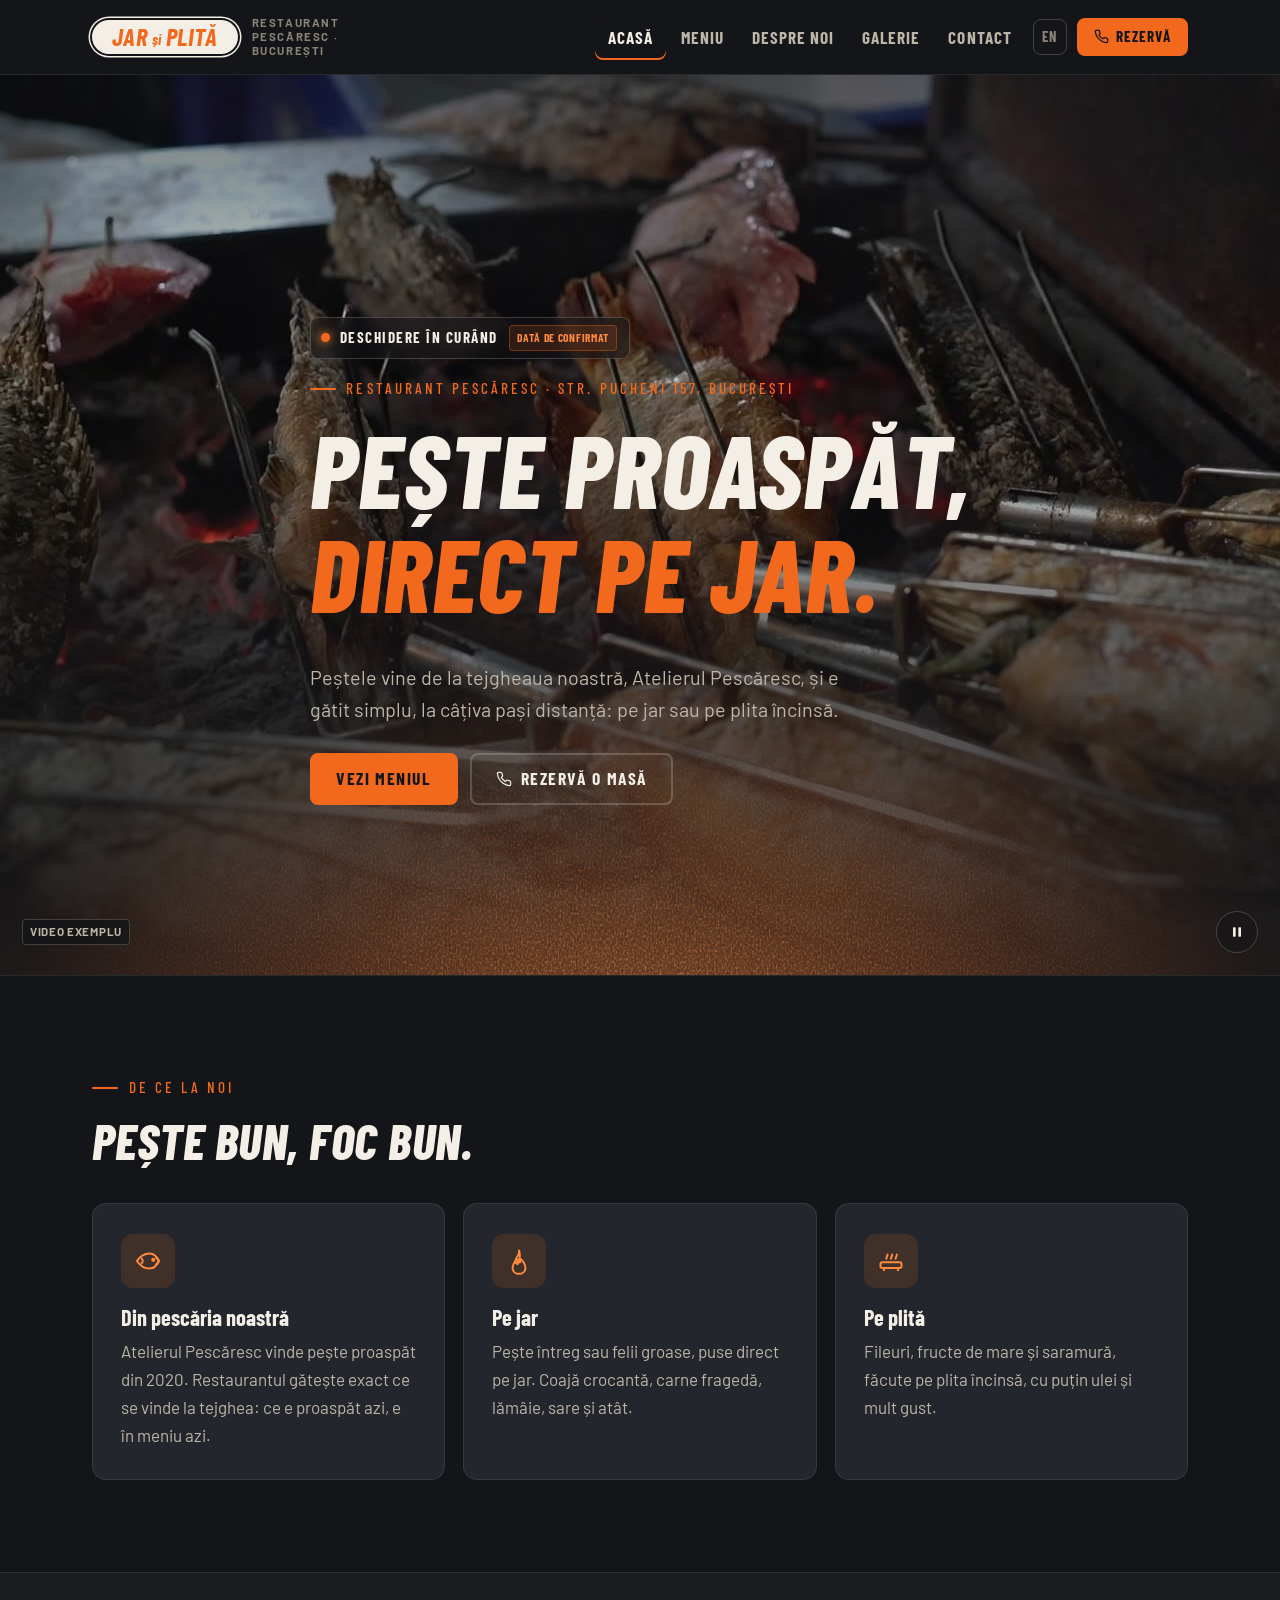
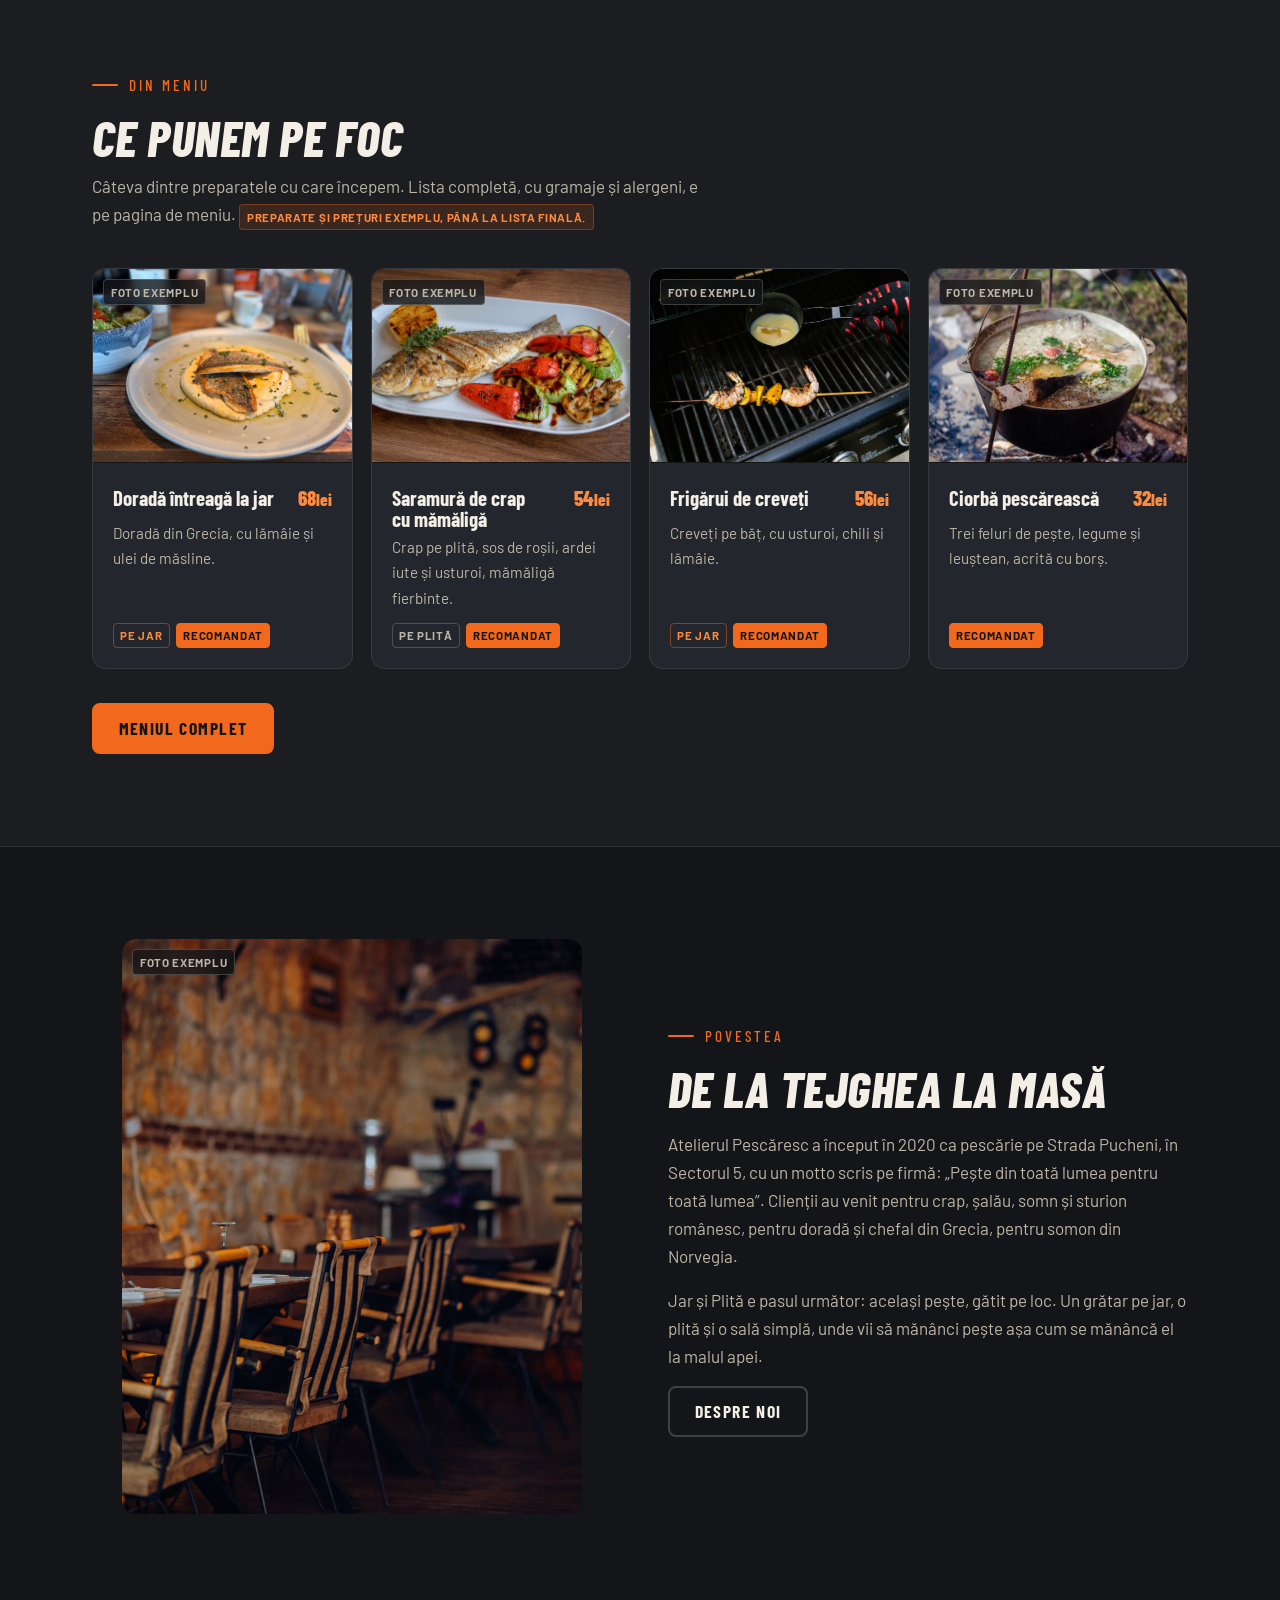
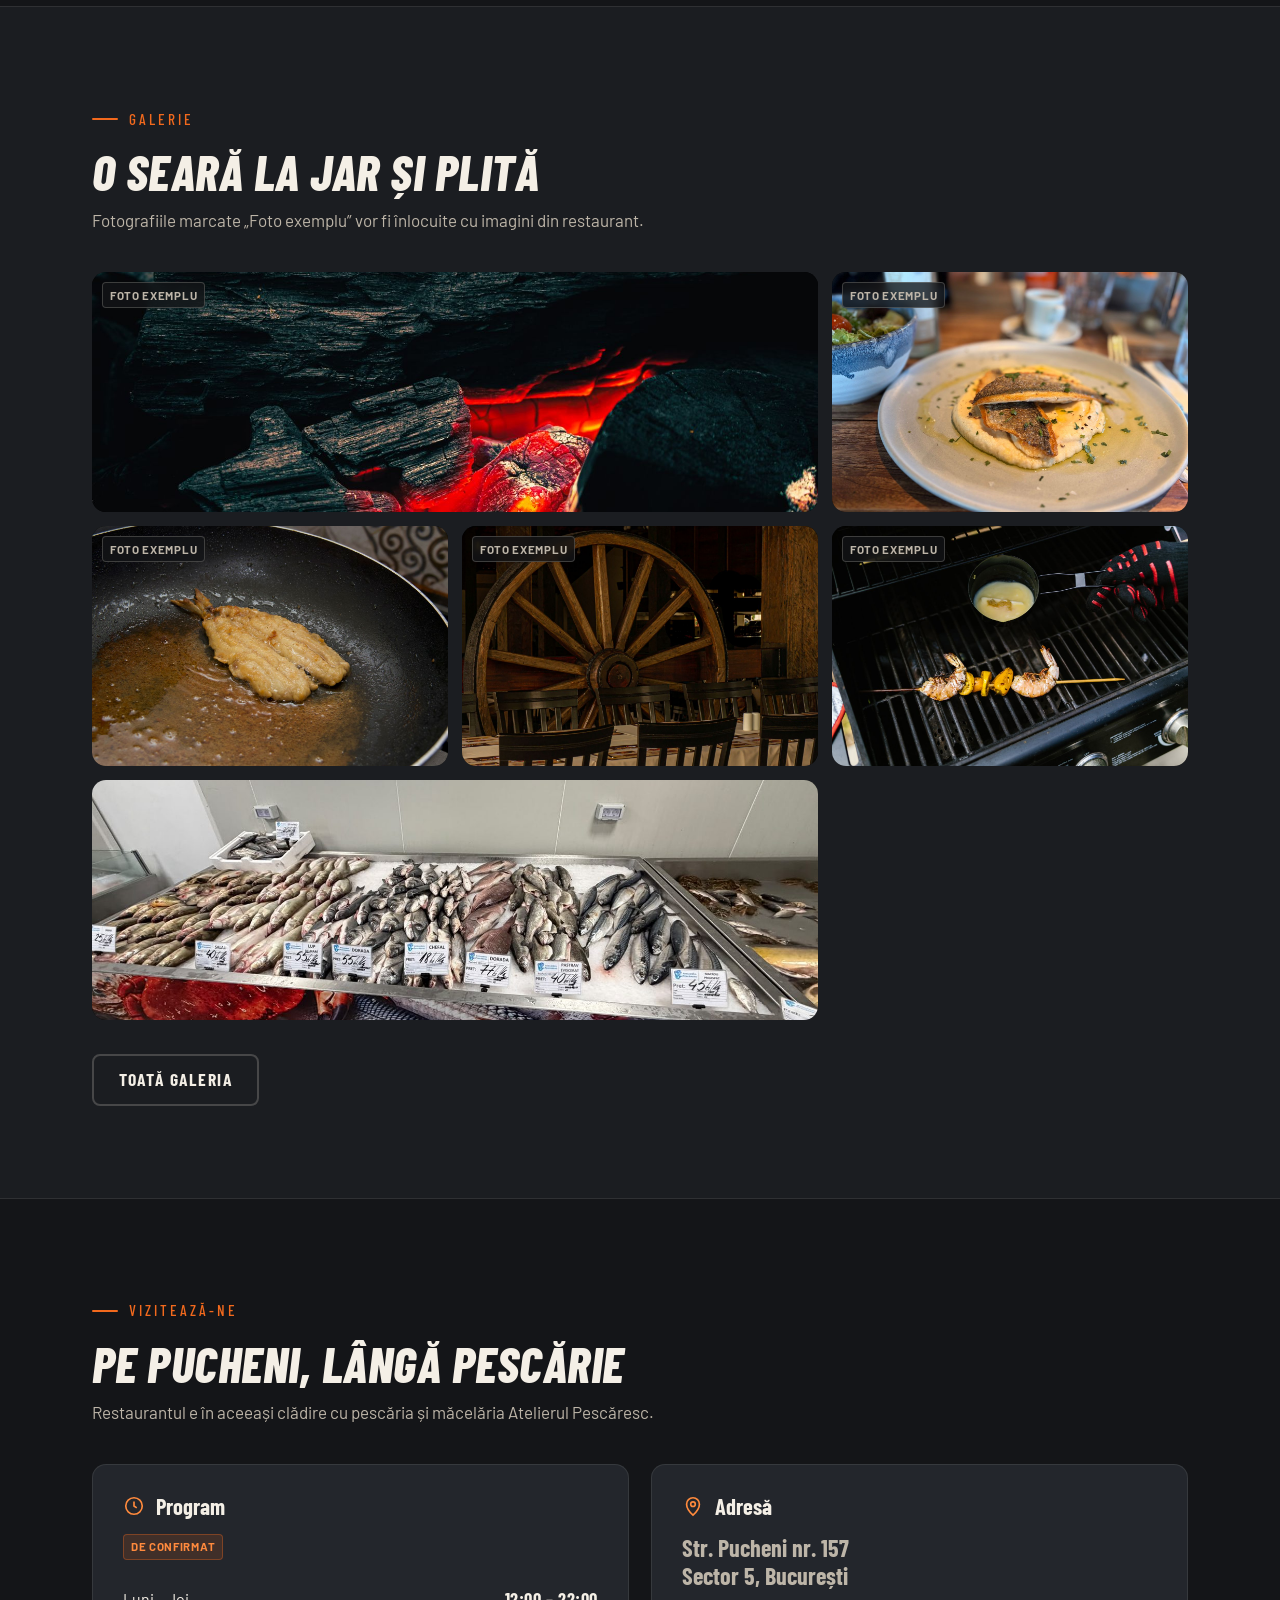
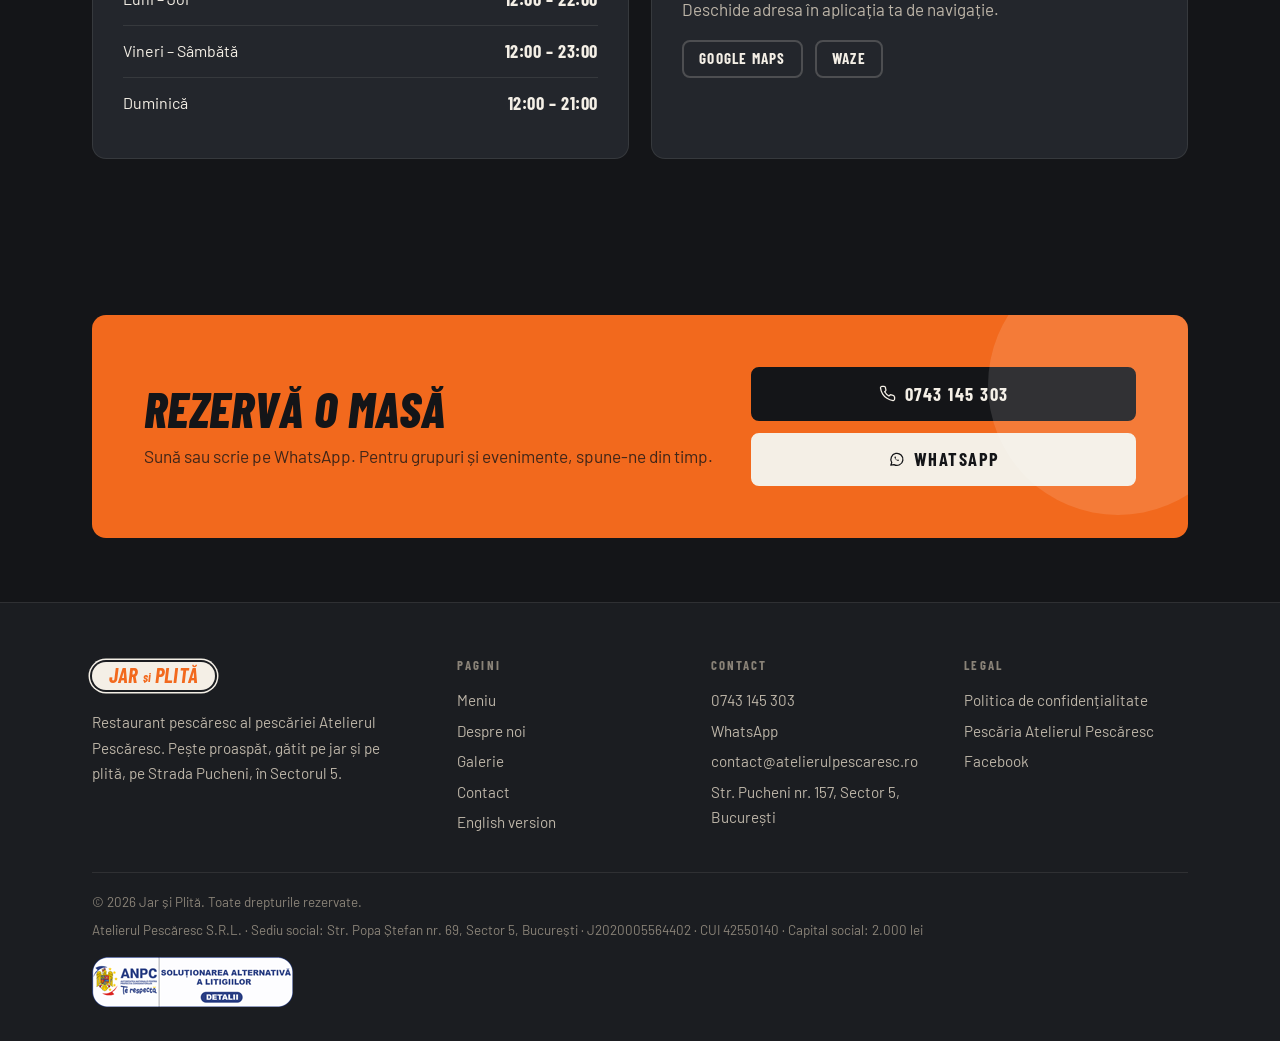
<file: index.html>
<!DOCTYPE html>
<html lang="ro">
<head>
<meta charset="utf-8">
<meta name="viewport" content="width=device-width, initial-scale=1">
<title>Jar și Plită | Restaurant pescăresc în București, Sector 5</title>
<meta name="description" content="Pește proaspăt din pescăria Atelierul Pescăresc, gătit pe jar și pe plită. Restaurant pescăresc pe Str. Pucheni 157, Sector 5, București. Rezervări: 0743 145 303.">
<meta name="robots" content="noindex, nofollow">
<link rel="canonical" href="https://jarsiplita.ro/">
<link rel="alternate" hreflang="ro" href="https://jarsiplita.ro/">
<link rel="alternate" hreflang="en" href="https://jarsiplita.ro/en/">
<link rel="alternate" hreflang="x-default" href="https://jarsiplita.ro/">
<meta property="og:type" content="website">
<meta property="og:site_name" content="Jar și Plită">
<meta property="og:title" content="Jar și Plită | Restaurant pescăresc în București, Sector 5">
<meta property="og:description" content="Pește proaspăt din pescăria Atelierul Pescăresc, gătit pe jar și pe plită. Restaurant pescăresc pe Str. Pucheni 157, Sector 5, București. Rezervări: 0743 145 303.">
<meta property="og:url" content="https://jarsiplita.ro/">
<meta property="og:image" content="https://jarsiplita.ro/img/hero-poster.jpg">
<meta property="og:locale" content="ro_RO">
<meta name="theme-color" content="#141518">
<link rel="icon" href="favicon.ico" sizes="32x32">
<link rel="icon" href="favicon.svg" type="image/svg+xml">
<link rel="apple-touch-icon" href="img/apple-touch-icon.png">
<link rel="stylesheet" href="css/style.css">
<script type="application/ld+json">
{
  "@context": "https://schema.org",
  "@type": "Restaurant",
  "acceptsReservations": "True",
  "address": {
    "@type": "PostalAddress",
    "addressCountry": "RO",
    "addressLocality": "Bucure\u0219ti",
    "addressRegion": "Sector 5",
    "postalCode": "051223",
    "streetAddress": "Str. Pucheni nr. 157"
  },
  "email": "contact@atelierulpescaresc.ro",
  "geo": {
    "@type": "GeoCoordinates",
    "latitude": 44.386333,
    "longitude": 26.059304
  },
  "hasMenu": "https://jarsiplita.ro/meniu",
  "image": "https://jarsiplita.ro/img/hero-poster.jpg",
  "name": "Jar \u0219i Plit\u0103",
  "parentOrganization": {
    "@type": "Organization",
    "name": "Atelierul Pesc\u0103resc",
    "url": "https://www.atelierulpescaresc.ro/"
  },
  "priceRange": "$$",
  "sameAs": [
    "https://www.facebook.com/atelierulpescaresconline"
  ],
  "servesCuisine": [
    "Seafood",
    "Romanian"
  ],
  "telephone": "+40743145303",
  "url": "https://jarsiplita.ro/"
}
</script>
</head>
<body class="home">
<svg class="svgdefs" width="0" height="0" aria-hidden="true" focusable="false">
  <!-- grainy ember glow used once, under the hero -->
  <filter id="embers" x="-10%" y="-10%" width="120%" height="120%" color-interpolation-filters="sRGB">
    <feTurbulence type="fractalNoise" baseFrequency="0.55 0.35" numOctaves="2" seed="7" result="n"/>
    <feColorMatrix in="n" type="luminanceToAlpha" result="na"/>
    <feComponentTransfer in="na" result="nb"><feFuncA type="table" tableValues="0 0 0.25 1 1"/></feComponentTransfer>
    <feComposite in="SourceGraphic" in2="nb" operator="in" result="grain"/>
    <feGaussianBlur in="grain" stdDeviation="0.5"/>
  </filter>
</svg>
<a class="skip" href="#main">Sari la conținut</a>

<header class="site" id="hdr">
  <div class="wrap bar">
    <a class="brand" href="./" aria-label="Jar și Plită">
      <span class="pill"><b>Jar</b><i>și</i><b>Plită</b></span>
      <span class="brand-sub">Restaurant pescăresc · București</span>
    </a>
    <button class="navtoggle" id="navToggle" aria-label="Deschide meniul de navigare" aria-expanded="false" aria-controls="nav" data-open="Deschide meniul de navigare" data-close="Închide meniul de navigare">
      <svg viewBox="0 0 24 24" width="22" height="22" fill="none" stroke="currentColor" stroke-width="2.2" stroke-linecap="round" aria-hidden="true"><path d="M3 6h18M3 12h18M3 18h18"/></svg>
    </button>
    <nav class="primary" id="nav" aria-label="Acasă">
      <a href="./" aria-current="page">Acasă</a>
      <a href="meniu">Meniu</a>
      <a href="despre">Despre noi</a>
      <a href="galerie">Galerie</a>
      <a href="contact">Contact</a>
      <a class="lang" href="en/" hreflang="en" lang="en" title="English version">EN</a>
      <a class="btn small" href="tel:+40743145303">
        <svg viewBox="0 0 24 24" width="15" height="15" fill="none" stroke="currentColor" stroke-width="2" aria-hidden="true"><path d="M22 16.9v3a2 2 0 0 1-2.2 2 19.8 19.8 0 0 1-8.6-3.1 19.5 19.5 0 0 1-6-6 19.8 19.8 0 0 1-3.1-8.7A2 2 0 0 1 4.1 2h3a2 2 0 0 1 2 1.7c.1.9.3 1.8.6 2.6a2 2 0 0 1-.5 2.1L8 9.6a16 16 0 0 0 6 6l1.2-1.2a2 2 0 0 1 2.1-.5c.8.3 1.7.5 2.6.6a2 2 0 0 1 1.7 2Z"/></svg>
        Rezervă
      </a>
    </nav>
  </div>
</header>

<main id="main">
<section class="hero" aria-labelledby="hero-title">
  <video autoplay muted loop playsinline preload="metadata" poster="img/hero-poster.jpg" aria-hidden="true" tabindex="-1">
    <source src="video/hero.mp4" type="video/mp4">
  </video>
  <span class="tag sample">Video exemplu</span>
  <button class="vbtn" type="button" aria-pressed="false" aria-label="Oprește videoclipul" data-pause="Oprește videoclipul" data-play="Pornește videoclipul">
    <svg class="i-pause" viewBox="0 0 24 24" width="16" height="16" fill="currentColor" aria-hidden="true"><rect x="6" y="5" width="4" height="14" rx="1"/><rect x="14" y="5" width="4" height="14" rx="1"/></svg>
    <svg class="i-play" viewBox="0 0 24 24" width="16" height="16" fill="currentColor" aria-hidden="true"><path d="M7 5l12 7-12 7z"/></svg>
  </button>
  <div class="glow" aria-hidden="true"></div>
  <div class="glow grain" aria-hidden="true"></div>
  <div class="wrap">
    <div class="hero-inner">
      <span class="status">Deschidere în curând <span class="tag note">dată de confirmat</span></span>
      <span class="eyebrow">Restaurant pescăresc · Str. Pucheni 157, București</span>
      <h1 id="hero-title">Pește proaspăt, <em>direct pe jar.</em></h1>
      <p class="lead">Peștele vine de la tejgheaua noastră, Atelierul Pescăresc, și e gătit simplu, la câțiva pași distanță: pe jar sau pe plita încinsă.</p>
      <div class="cta">
        <a class="btn" href="meniu">Vezi meniul</a>
        <a class="btn ghost" href="tel:+40743145303"><svg viewBox="0 0 24 24" width="16" height="16" fill="none" stroke="currentColor" stroke-width="1.8" aria-hidden="true"><path d="M22 16.9v3a2 2 0 0 1-2.2 2 19.8 19.8 0 0 1-8.6-3.1 19.5 19.5 0 0 1-6-6 19.8 19.8 0 0 1-3.1-8.7A2 2 0 0 1 4.1 2h3a2 2 0 0 1 2 1.7c.1.9.3 1.8.6 2.6a2 2 0 0 1-.5 2.1L8 9.6a16 16 0 0 0 6 6l1.2-1.2a2 2 0 0 1 2.1-.5c.8.3 1.7.5 2.6.6a2 2 0 0 1 1.7 2Z"/></svg>
 Rezervă o masă</a>
      </div>
    </div>
  </div>
</section>

<section id="de-ce" aria-labelledby="pillars-title">
  <div class="wrap">
    <div class="sec-head">
      <span class="eyebrow">De ce la noi</span>
      <h2 id="pillars-title">Pește bun, foc bun.</h2>
    </div>
    <div class="grid pillars">
      <article class="pillar">
        <div class="ico"><svg viewBox="0 0 24 24" width="28" height="28" fill="none" stroke="currentColor" stroke-width="1.7" stroke-linejoin="round" aria-hidden="true"><path d="M2.5 12c3-4.5 7-6.5 11-6.5 3.5 0 6 2.5 8 6.5-2 4-4.5 6.5-8 6.5-4 0-8-2-11-6.5z"/><path d="M21.5 12l-3-3.5M21.5 12l-3 3.5M6 9.5c1 .5 1.5 1.5 1.5 2.5S7 14 6 14.5"/><circle cx="16.5" cy="11" r=".9" fill="currentColor"/></svg>
</div>
        <h3>Din pescăria noastră</h3>
        <p>Atelierul Pescăresc vinde pește proaspăt din 2020. Restaurantul gătește exact ce se vinde la tejghea: ce e proaspăt azi, e în meniu azi.</p>
      </article>
      <article class="pillar">
        <div class="ico"><svg viewBox="0 0 24 24" width="28" height="28" fill="none" stroke="currentColor" stroke-width="1.7" stroke-linejoin="round" aria-hidden="true"><path d="M12 3c1 4-3 5.5-3 9 0 1.5 1 2.5 2 2.5-.5-2 1.5-3 1.5-5 3 2.5 5 5.5 5 8.5 0 3-2.5 5-5.5 5S6.5 21 6.5 18c0-3.5 2-5.5 3.5-8 .5 2 2 3 3 3-1-3.5.5-7-1-10z"/></svg>
</div>
        <h3>Pe jar</h3>
        <p>Pește întreg sau felii groase, puse direct pe jar. Coajă crocantă, carne fragedă, lămâie, sare și atât.</p>
      </article>
      <article class="pillar">
        <div class="ico"><svg viewBox="0 0 24 24" width="28" height="28" fill="none" stroke="currentColor" stroke-width="1.7" stroke-linecap="round" aria-hidden="true"><rect x="3" y="13" width="18" height="5" rx="1.5"/><path d="M6 18v2M18 18v2M8 10c0-1.5 1-2 1-3.5M12 10c0-1.5 1-2 1-3.5M16 10c0-1.5 1-2 1-3.5"/></svg>
</div>
        <h3>Pe plită</h3>
        <p>Fileuri, fructe de mare și saramură, făcute pe plita încinsă, cu puțin ulei și mult gust.</p>
      </article>
    </div>
  </div>
</section>

<section class="alt" id="din-meniu" aria-labelledby="featured-title">
  <div class="wrap">
    <div class="sec-head">
      <span class="eyebrow">Din meniu</span>
      <h2 id="featured-title">Ce punem pe foc</h2>
      <p>Câteva dintre preparatele cu care începem. Lista completă, cu gramaje și alergeni, e pe pagina de meniu. <span class="tag note">Preparate și prețuri exemplu, până la lista finală.</span></p>
    </div>
    <div class="grid dishes">
      <article class="dish">
        <figure class="photo  has-img">
  <img src="img/dish-dorada.jpg" alt="Doradă întreagă la jar" loading="lazy">
<span class="tag sample">Foto exemplu</span></figure>

        <div class="body">
          <div class="row"><h3>Doradă întreagă la jar</h3><span class="price">68<small>lei</small></span>
</div>
          <p>Doradă din Grecia, cu lămâie și ulei de măsline.</p>
          <div class="meta"><span class="chip jar">pe jar</span><span class="chip fav">recomandat</span></div>
        </div>
      </article>
      <article class="dish">
        <figure class="photo  has-img">
  <img src="img/dish-saramura.jpg" alt="Saramură de crap cu mămăligă" loading="lazy">
<span class="tag sample">Foto exemplu</span></figure>

        <div class="body">
          <div class="row"><h3>Saramură de crap cu mămăligă</h3><span class="price">54<small>lei</small></span>
</div>
          <p>Crap pe plită, sos de roșii, ardei iute și usturoi, mămăligă fierbinte.</p>
          <div class="meta"><span class="chip plita">pe plită</span><span class="chip fav">recomandat</span></div>
        </div>
      </article>
      <article class="dish">
        <figure class="photo  has-img">
  <img src="img/dish-creveti.jpg" alt="Frigărui de creveți" loading="lazy">
<span class="tag sample">Foto exemplu</span></figure>

        <div class="body">
          <div class="row"><h3>Frigărui de creveți</h3><span class="price">56<small>lei</small></span>
</div>
          <p>Creveți pe băț, cu usturoi, chili și lămâie.</p>
          <div class="meta"><span class="chip jar">pe jar</span><span class="chip fav">recomandat</span></div>
        </div>
      </article>
      <article class="dish">
        <figure class="photo  has-img">
  <img src="img/dish-ciorba.jpg" alt="Ciorbă pescărească" loading="lazy">
<span class="tag sample">Foto exemplu</span></figure>

        <div class="body">
          <div class="row"><h3>Ciorbă pescărească</h3><span class="price">32<small>lei</small></span>
</div>
          <p>Trei feluri de pește, legume și leuștean, acrită cu borș.</p>
          <div class="meta"><span class="chip fav">recomandat</span></div>
        </div>
      </article>
    </div>
    <div class="sec-foot"><a class="btn" href="meniu">Meniul complet</a></div>
  </div>
</section>

<section id="povestea" aria-labelledby="about-title">
  <div class="wrap split">
    <figure class="photo  has-img">
  <img src="img/interior-2.jpg" alt="Bucătăria restaurantului Jar și Plită" loading="lazy">
<span class="tag sample">Foto exemplu</span></figure>

    <div>
      <span class="eyebrow">Povestea</span>
      <h2 id="about-title">De la tejghea la masă</h2>
      <p>Atelierul Pescăresc a început în 2020 ca pescărie pe Strada Pucheni, în Sectorul 5, cu un motto scris pe firmă: „Pește din toată lumea pentru toată lumea”. Clienții au venit pentru crap, șalău, somn și sturion românesc, pentru doradă și chefal din Grecia, pentru somon din Norvegia.</p>
      <p>Jar și Plită e pasul următor: același pește, gătit pe loc. Un grătar pe jar, o plită și o sală simplă, unde vii să mănânci pește așa cum se mănâncă el la malul apei.</p>
      <div class="cta"><a class="btn ghost" href="despre">Despre noi</a></div>
    </div>
  </div>
</section>

<section class="alt" id="galerie" aria-labelledby="gallery-title">
  <div class="wrap">
    <div class="sec-head">
      <span class="eyebrow">Galerie</span>
      <h2 id="gallery-title">O seară la Jar și Plită</h2>
      <p>Fotografiile marcate „Foto exemplu” vor fi înlocuite cu imagini din restaurant.</p>
    </div>
    <div class="grid gal">
      <div class="wide"><figure class="photo  has-img">
  <img src="img/embers.jpg" alt="Jarul, înainte de primul pește" loading="lazy">
<span class="tag sample">Foto exemplu</span></figure>
</div>
      <div class=""><figure class="photo  has-img">
  <img src="img/dish-dorada.jpg" alt="Doradă întreagă la jar" loading="lazy">
<span class="tag sample">Foto exemplu</span></figure>
</div>
      <div class=""><figure class="photo  has-img">
  <img src="img/dish-plita.jpg" alt="Somon pe plita încinsă" loading="lazy">
<span class="tag sample">Foto exemplu</span></figure>
</div>
      <div class=""><figure class="photo  has-img">
  <img src="img/interior.jpg" alt="Sala restaurantului" loading="lazy">
<span class="tag sample">Foto exemplu</span></figure>
</div>
      <div class="wide"><figure class="photo  has-img">
  <img src="img/shop-counter-1.jpg" alt="Tejgheaua pescăriei" loading="lazy">
</figure>
</div>
      <div class=""><figure class="photo  has-img">
  <img src="img/dish-creveti.jpg" alt="Frigărui de creveți" loading="lazy">
<span class="tag sample">Foto exemplu</span></figure>
</div>
    </div>
    <div class="sec-foot"><a class="btn ghost" href="galerie">Toată galeria</a></div>
  </div>
</section>

<section id="vizita" aria-labelledby="visit-title">
  <div class="wrap">
    <div class="sec-head">
      <span class="eyebrow">Vizitează-ne</span>
      <h2 id="visit-title">Pe Pucheni, lângă pescărie</h2>
      <p>Restaurantul e în aceeași clădire cu pescăria și măcelăria Atelierul Pescăresc.</p>
    </div>
    <div class="visit">
      <div class="vcard">
        <h3><svg viewBox="0 0 24 24" width="22" height="22" fill="none" stroke="currentColor" stroke-width="1.8" aria-hidden="true"><circle cx="12" cy="12" r="9"/><path d="M12 7v5l3 2"/></svg>
 Program</h3>
        <span class="tag note">de confirmat</span>
        <table class="hours">
  <tbody>
  <tr><td>Luni – Joi</td><td>12:00 – 22:00</td></tr>
  <tr><td>Vineri – Sâmbătă</td><td>12:00 – 23:00</td></tr>
  <tr><td>Duminică</td><td>12:00 – 21:00</td></tr>
  </tbody>
</table>

      </div>
      <div class="vcard">
        <h3><svg viewBox="0 0 24 24" width="22" height="22" fill="none" stroke="currentColor" stroke-width="1.8" aria-hidden="true"><path d="M12 22s7-6.5 7-12a7 7 0 1 0-14 0c0 5.5 7 12 7 12z"/><circle cx="12" cy="10" r="2.5"/></svg>
 Adresă</h3>
        <p class="addr">Str. Pucheni nr. 157<br>Sector 5, București</p>
        <p>Deschide adresa în aplicația ta de navigație.</p>
        <div class="cta ">
  <a class="btn ghost small" href="https://www.google.com/maps/search/?api=1&amp;query=Str.%20Pucheni%20157%20Sector%205%20Bucuresti" rel="noopener">Google Maps</a>
  <a class="btn ghost small" href="https://www.waze.com/ul?q=Str.%20Pucheni%20157%20Sector%205%20Bucuresti&amp;navigate=yes" rel="noopener">Waze</a>
</div>

      </div>
    </div>
  </div>
</section>

<section class="tight" aria-labelledby="cta-title">
  <div class="wrap">
    <div class="band">
      <div>
        <h2 id="cta-title">Rezervă o masă</h2>
        <p>Sună sau scrie pe WhatsApp. Pentru grupuri și evenimente, spune-ne din timp.</p>
      </div>
      <div class="actions">
        <a class="btn dark" href="tel:+40743145303"><svg viewBox="0 0 24 24" width="17" height="17" fill="none" stroke="currentColor" stroke-width="1.8" aria-hidden="true"><path d="M22 16.9v3a2 2 0 0 1-2.2 2 19.8 19.8 0 0 1-8.6-3.1 19.5 19.5 0 0 1-6-6 19.8 19.8 0 0 1-3.1-8.7A2 2 0 0 1 4.1 2h3a2 2 0 0 1 2 1.7c.1.9.3 1.8.6 2.6a2 2 0 0 1-.5 2.1L8 9.6a16 16 0 0 0 6 6l1.2-1.2a2 2 0 0 1 2.1-.5c.8.3 1.7.5 2.6.6a2 2 0 0 1 1.7 2Z"/></svg>
 0743 145 303</a>
        <a class="btn cream" href="https://wa.me/40743145303" rel="noopener"><svg viewBox="0 0 24 24" width="17" height="17" fill="none" stroke="currentColor" stroke-width="1.8" stroke-linejoin="round" aria-hidden="true"><path d="M4 20l1.3-3.8A8.5 8.5 0 1 1 8.4 19.2z"/><path d="M9 8.5c.2 2.5 3 5.3 5.5 5.5l1.2-1.2-1.8-.9-.9.7c-1-.4-2-1.4-2.4-2.4l.7-.9-.9-1.8z" fill="currentColor" stroke="none"/></svg>
 WhatsApp</a>
      </div>
    </div>
  </div>
</section>
</main>

<footer class="site">
  <div class="wrap">
    <div class="cols">
      <div>
        <a class="brand" href="./"><span class="pill"><b>Jar</b><i>și</i><b>Plită</b></span></a>
        <p class="fabout">Restaurant pescăresc al pescăriei Atelierul Pescăresc. Pește proaspăt, gătit pe jar și pe plită, pe Strada Pucheni, în Sectorul 5.</p>
      </div>
      <div>
        <h4>Pagini</h4>
        <a href="meniu">Meniu</a>
        <a href="despre">Despre noi</a>
        <a href="galerie">Galerie</a>
        <a href="contact">Contact</a>
        <a href="en/" hreflang="en" lang="en">English version</a>
      </div>
      <div>
        <h4>Contact</h4>
        <a href="tel:+40743145303">0743 145 303</a>
        <a href="https://wa.me/40743145303" rel="noopener">WhatsApp</a>
        <a href="mailto:contact@atelierulpescaresc.ro">contact@atelierulpescaresc.ro</a>
        <span class="addr">Str. Pucheni nr. 157, Sector 5, București</span>
      </div>
      <div>
        <h4>Legal</h4>
        <a href="confidentialitate">Politica de confidențialitate</a>
        <a href="https://www.atelierulpescaresc.ro/" rel="noopener">Pescăria Atelierul Pescăresc</a>
        <a href="https://www.facebook.com/atelierulpescaresconline" rel="noopener">Facebook</a>
      </div>
    </div>
    <div class="legal">
      <span>© 2026 Jar și Plită. Toate drepturile rezervate.</span>
      <span class="company">Atelierul Pescăresc S.R.L. · Sediu social: Str. Popa Ștefan nr. 69, Sector 5, București · J2020005564402 · CUI 42550140 · Capital social: 2.000 lei</span>
      <a class="sal" href="https://reclamatiisal.anpc.ro" rel="noopener" title="Soluționarea alternativă a litigiilor (ANPC)">
        <img src="img/anpc-sal.png" width="250" height="50" alt="Soluționarea alternativă a litigiilor (ANPC)" loading="lazy">
      </a>
    </div>
  </div>
</footer>

<script src="js/main.js" defer></script>
</body>
</html>
</file>
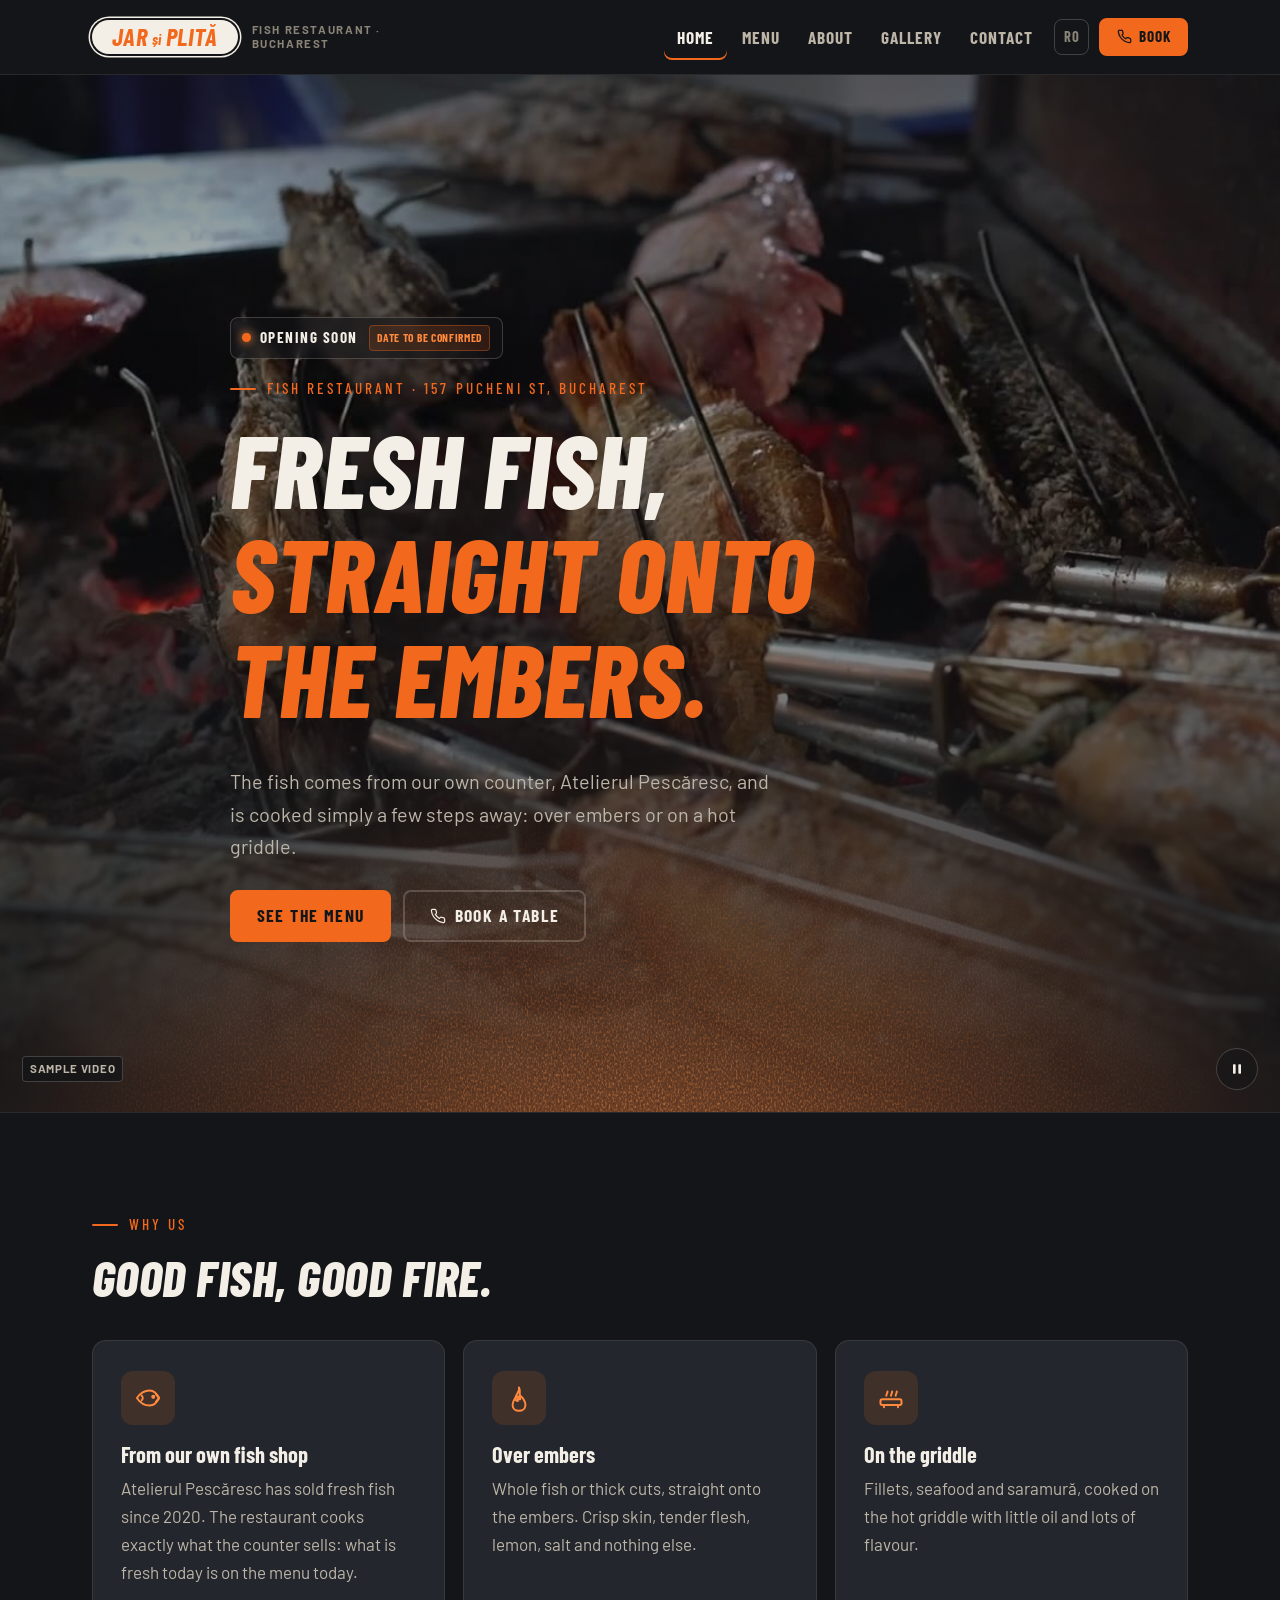
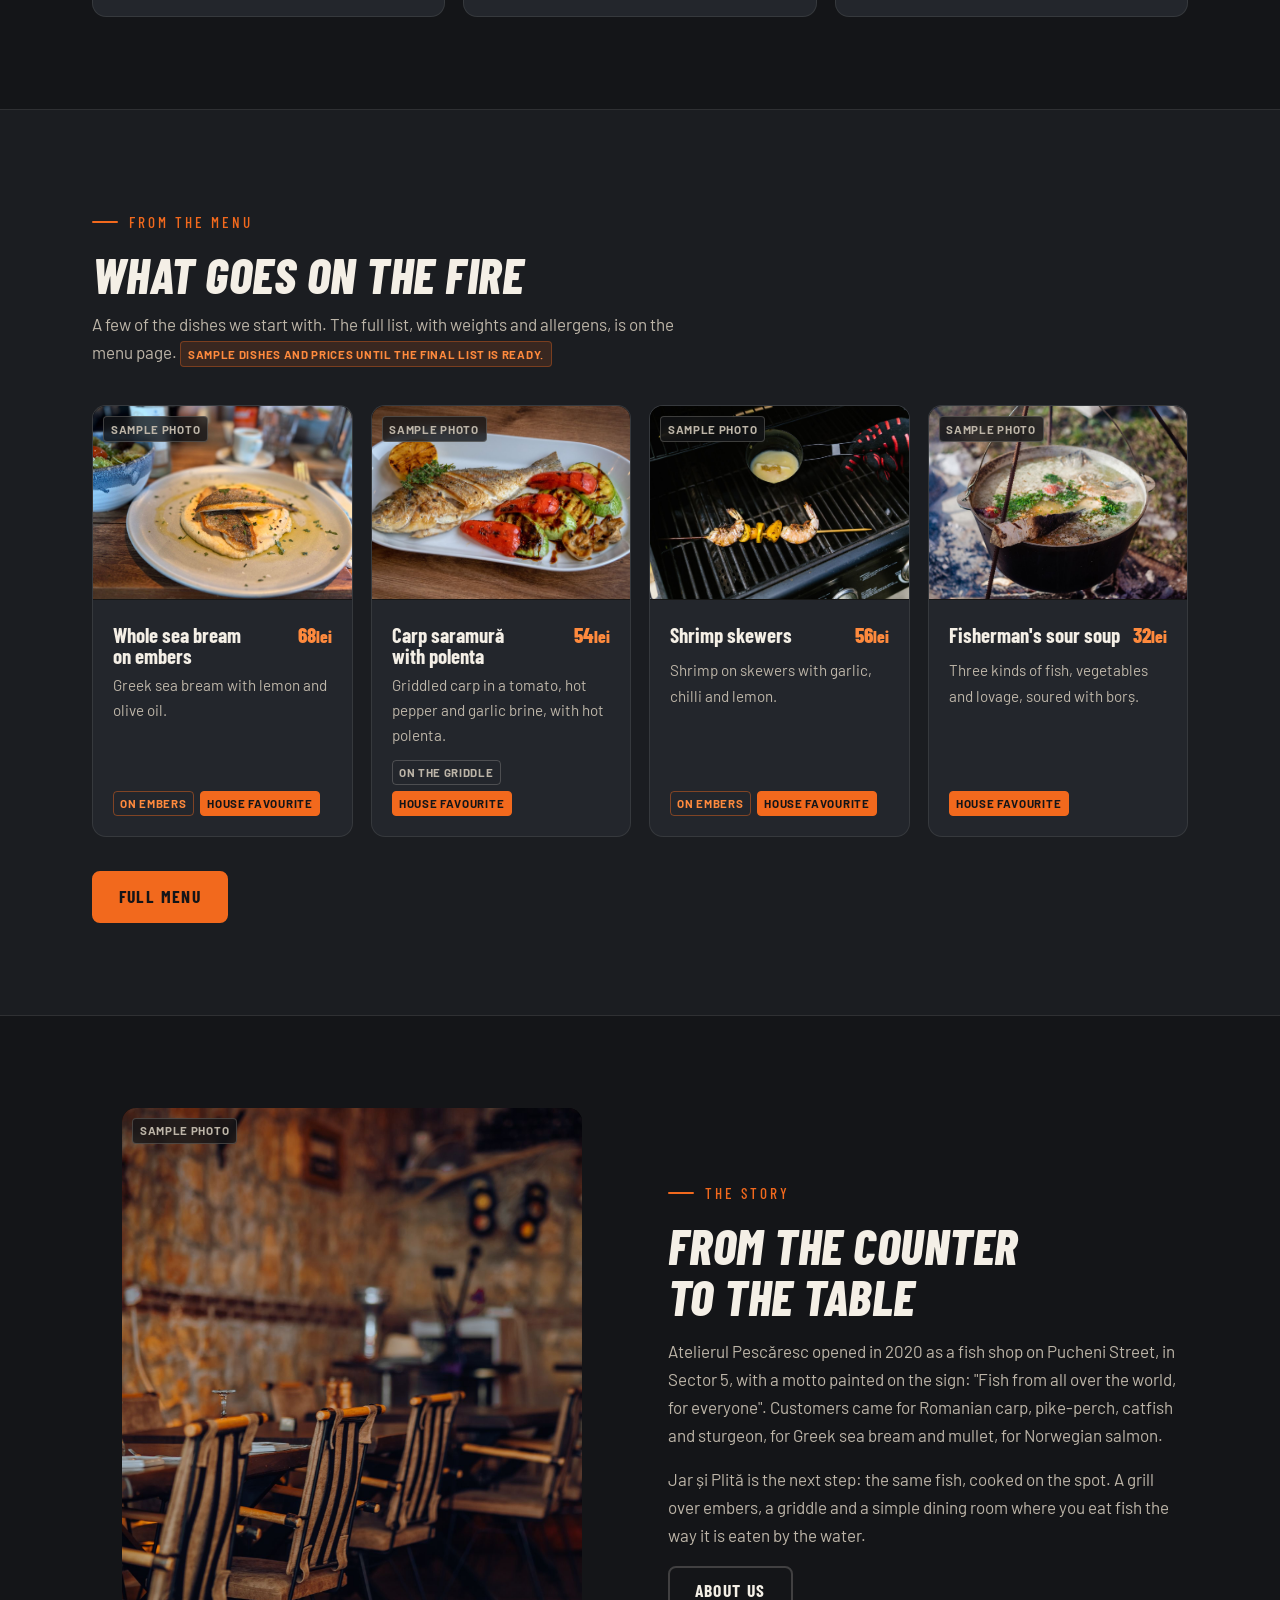
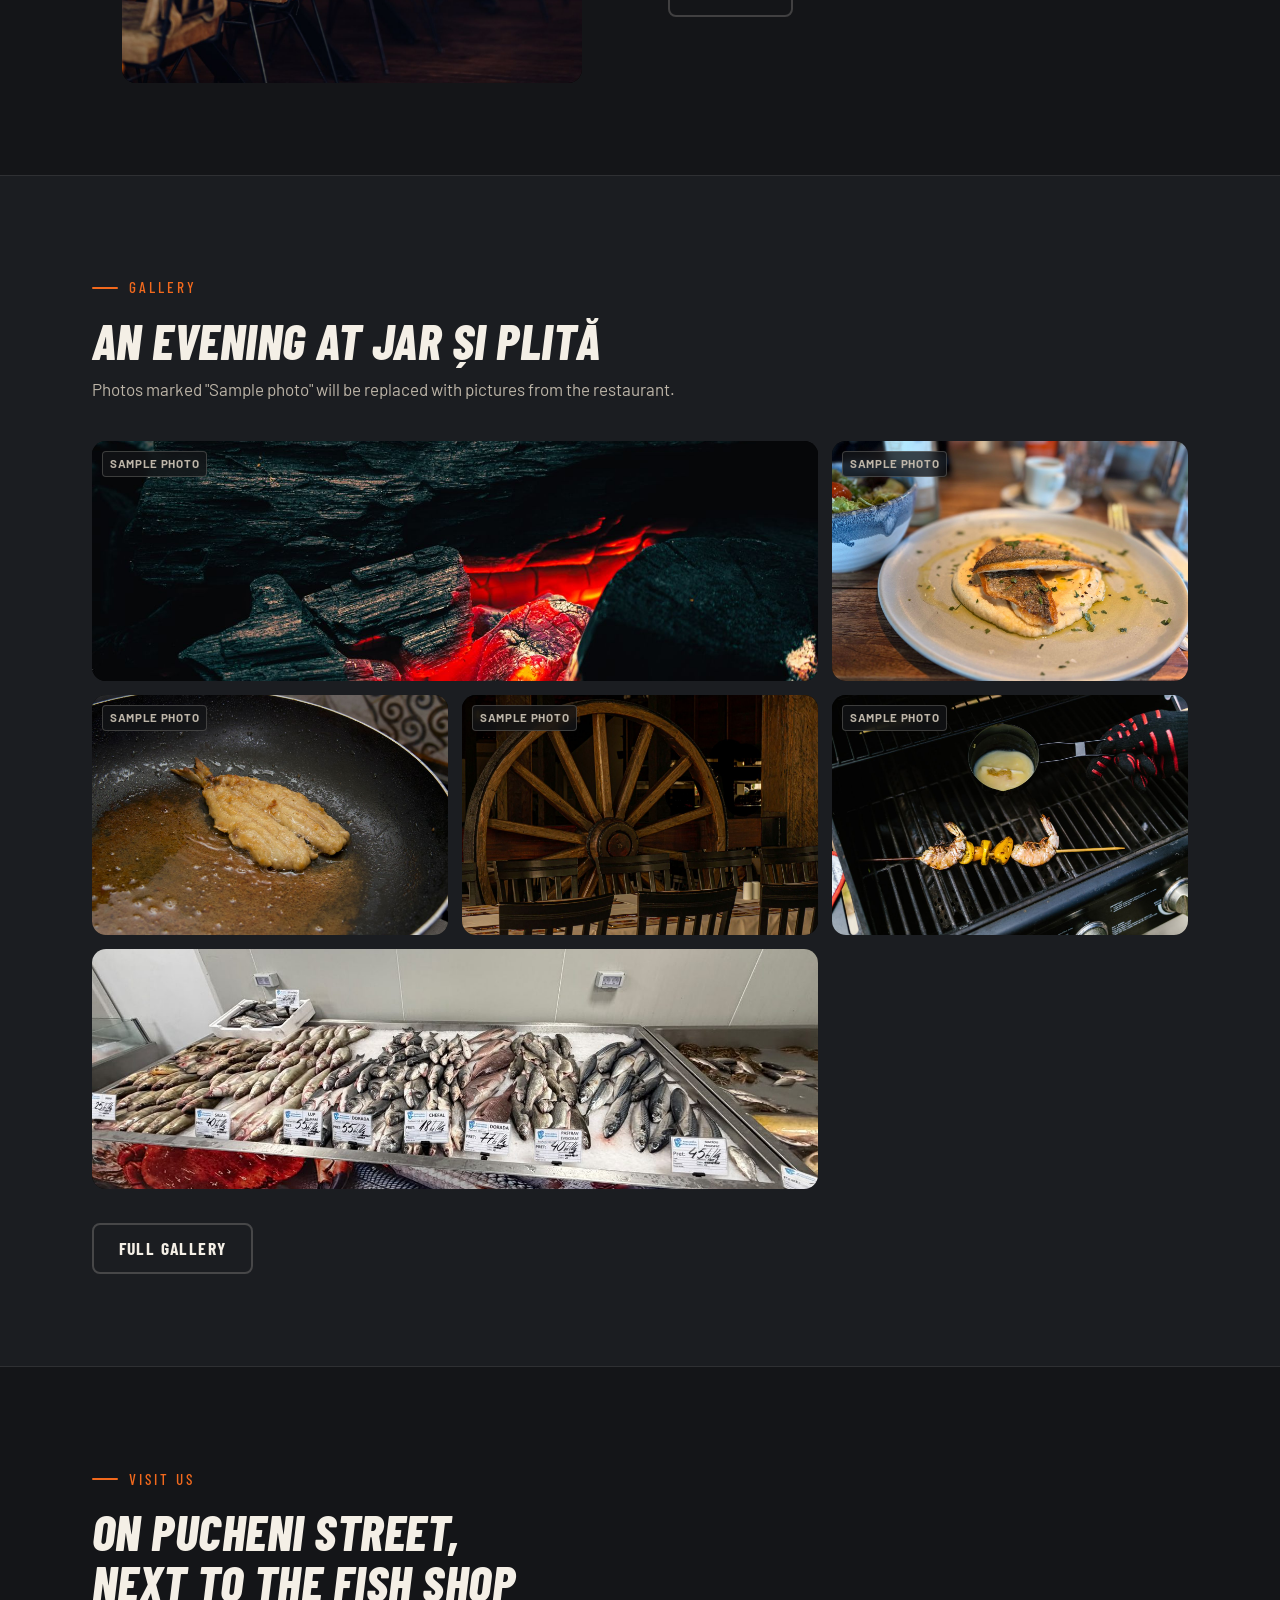
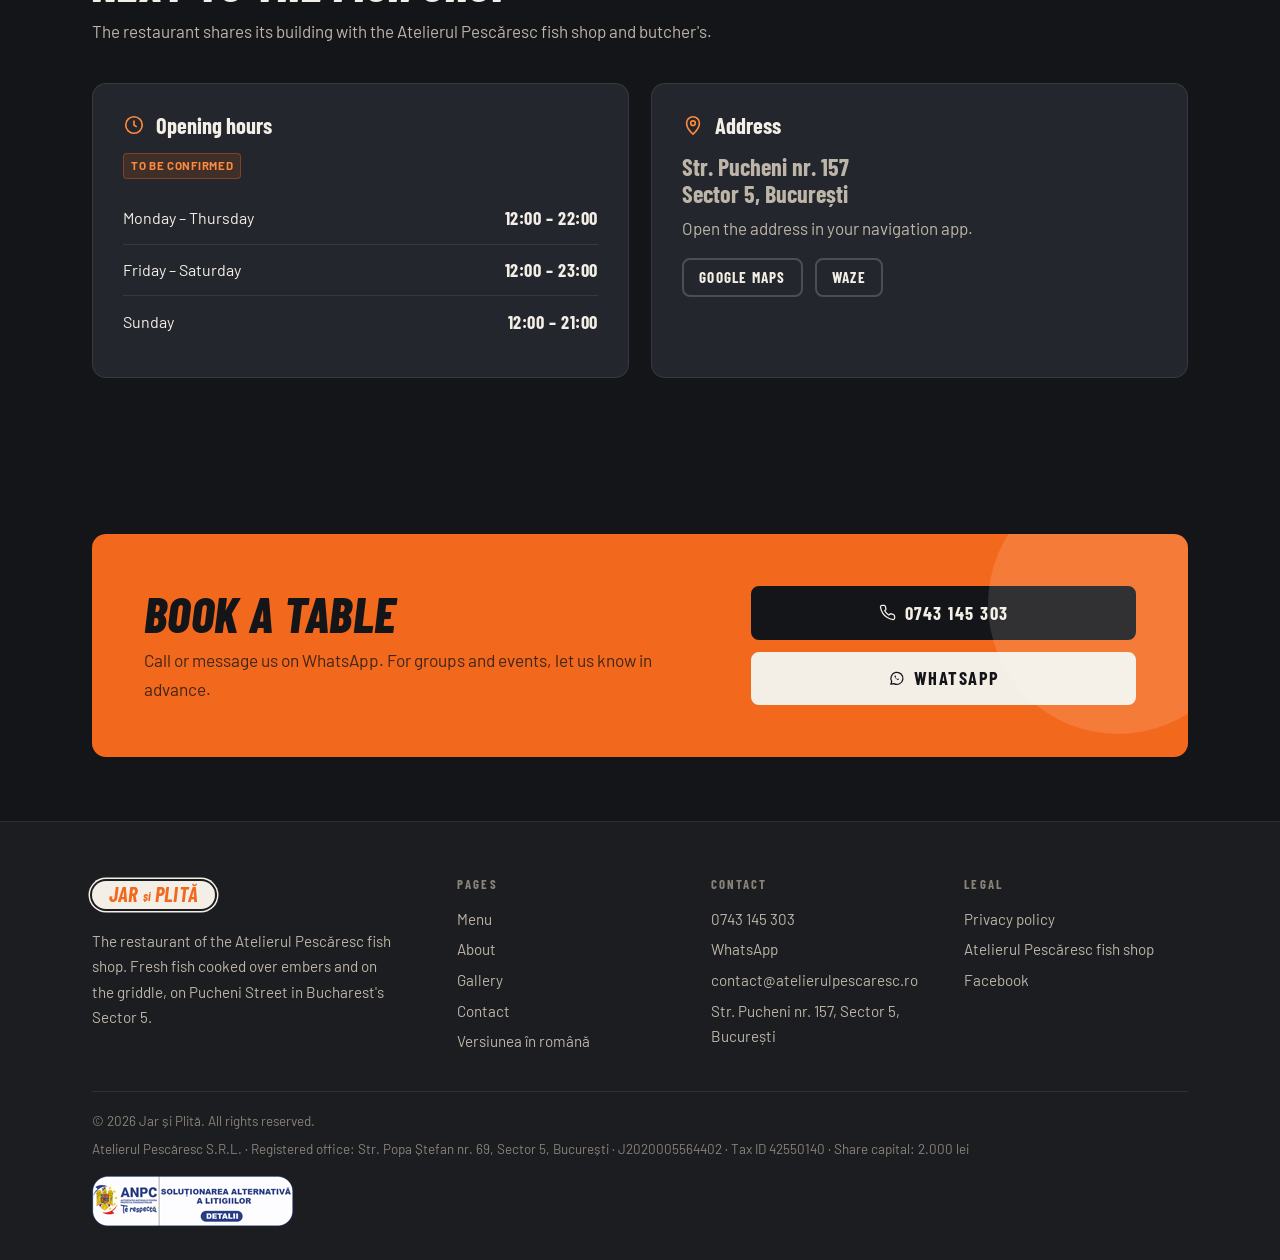
<file: en/index.html>
<!DOCTYPE html>
<html lang="en">
<head>
<meta charset="utf-8">
<meta name="viewport" content="width=device-width, initial-scale=1">
<title>Jar și Plită | Fish restaurant in Bucharest, Sector 5</title>
<meta name="description" content="Fresh fish from the Atelierul Pescăresc fish shop, cooked over embers and on the griddle. Fish restaurant at 157 Pucheni Street, Sector 5, Bucharest. Bookings: +40 743 145 303.">
<meta name="robots" content="noindex, nofollow">
<link rel="canonical" href="https://jarsiplita.ro/en/">
<link rel="alternate" hreflang="ro" href="https://jarsiplita.ro/">
<link rel="alternate" hreflang="en" href="https://jarsiplita.ro/en/">
<link rel="alternate" hreflang="x-default" href="https://jarsiplita.ro/">
<meta property="og:type" content="website">
<meta property="og:site_name" content="Jar și Plită">
<meta property="og:title" content="Jar și Plită | Fish restaurant in Bucharest, Sector 5">
<meta property="og:description" content="Fresh fish from the Atelierul Pescăresc fish shop, cooked over embers and on the griddle. Fish restaurant at 157 Pucheni Street, Sector 5, Bucharest. Bookings: +40 743 145 303.">
<meta property="og:url" content="https://jarsiplita.ro/en/">
<meta property="og:image" content="https://jarsiplita.ro/img/hero-poster.jpg">
<meta property="og:locale" content="en_GB">
<meta name="theme-color" content="#141518">
<link rel="icon" href="../favicon.ico" sizes="32x32">
<link rel="icon" href="../favicon.svg" type="image/svg+xml">
<link rel="apple-touch-icon" href="../img/apple-touch-icon.png">
<link rel="stylesheet" href="../css/style.css">
<script type="application/ld+json">
{
  "@context": "https://schema.org",
  "@type": "Restaurant",
  "acceptsReservations": "True",
  "address": {
    "@type": "PostalAddress",
    "addressCountry": "RO",
    "addressLocality": "Bucure\u0219ti",
    "addressRegion": "Sector 5",
    "postalCode": "051223",
    "streetAddress": "Str. Pucheni nr. 157"
  },
  "email": "contact@atelierulpescaresc.ro",
  "geo": {
    "@type": "GeoCoordinates",
    "latitude": 44.386333,
    "longitude": 26.059304
  },
  "hasMenu": "https://jarsiplita.ro/en/menu",
  "image": "https://jarsiplita.ro/img/hero-poster.jpg",
  "name": "Jar \u0219i Plit\u0103",
  "parentOrganization": {
    "@type": "Organization",
    "name": "Atelierul Pesc\u0103resc",
    "url": "https://www.atelierulpescaresc.ro/"
  },
  "priceRange": "$$",
  "sameAs": [
    "https://www.facebook.com/atelierulpescaresconline"
  ],
  "servesCuisine": [
    "Seafood",
    "Romanian"
  ],
  "telephone": "+40743145303",
  "url": "https://jarsiplita.ro/"
}
</script>
</head>
<body class="home">
<svg class="svgdefs" width="0" height="0" aria-hidden="true" focusable="false">
  <!-- grainy ember glow used once, under the hero -->
  <filter id="embers" x="-10%" y="-10%" width="120%" height="120%" color-interpolation-filters="sRGB">
    <feTurbulence type="fractalNoise" baseFrequency="0.55 0.35" numOctaves="2" seed="7" result="n"/>
    <feColorMatrix in="n" type="luminanceToAlpha" result="na"/>
    <feComponentTransfer in="na" result="nb"><feFuncA type="table" tableValues="0 0 0.25 1 1"/></feComponentTransfer>
    <feComposite in="SourceGraphic" in2="nb" operator="in" result="grain"/>
    <feGaussianBlur in="grain" stdDeviation="0.5"/>
  </filter>
</svg>
<a class="skip" href="#main">Skip to content</a>

<header class="site" id="hdr">
  <div class="wrap bar">
    <a class="brand" href="./" aria-label="Jar și Plită">
      <span class="pill"><b>Jar</b><i>și</i><b>Plită</b></span>
      <span class="brand-sub">Fish restaurant · Bucharest</span>
    </a>
    <button class="navtoggle" id="navToggle" aria-label="Open navigation" aria-expanded="false" aria-controls="nav" data-open="Open navigation" data-close="Close navigation">
      <svg viewBox="0 0 24 24" width="22" height="22" fill="none" stroke="currentColor" stroke-width="2.2" stroke-linecap="round" aria-hidden="true"><path d="M3 6h18M3 12h18M3 18h18"/></svg>
    </button>
    <nav class="primary" id="nav" aria-label="Home">
      <a href="./" aria-current="page">Home</a>
      <a href="menu">Menu</a>
      <a href="about">About</a>
      <a href="gallery">Gallery</a>
      <a href="contact">Contact</a>
      <a class="lang" href="../" hreflang="ro" lang="ro" title="Versiunea în română">RO</a>
      <a class="btn small" href="tel:+40743145303">
        <svg viewBox="0 0 24 24" width="15" height="15" fill="none" stroke="currentColor" stroke-width="2" aria-hidden="true"><path d="M22 16.9v3a2 2 0 0 1-2.2 2 19.8 19.8 0 0 1-8.6-3.1 19.5 19.5 0 0 1-6-6 19.8 19.8 0 0 1-3.1-8.7A2 2 0 0 1 4.1 2h3a2 2 0 0 1 2 1.7c.1.9.3 1.8.6 2.6a2 2 0 0 1-.5 2.1L8 9.6a16 16 0 0 0 6 6l1.2-1.2a2 2 0 0 1 2.1-.5c.8.3 1.7.5 2.6.6a2 2 0 0 1 1.7 2Z"/></svg>
        Book
      </a>
    </nav>
  </div>
</header>

<main id="main">
<section class="hero" aria-labelledby="hero-title">
  <video autoplay muted loop playsinline preload="metadata" poster="../img/hero-poster.jpg" aria-hidden="true" tabindex="-1">
    <source src="../video/hero.mp4" type="video/mp4">
  </video>
  <span class="tag sample">Sample video</span>
  <button class="vbtn" type="button" aria-pressed="false" aria-label="Pause video" data-pause="Pause video" data-play="Play video">
    <svg class="i-pause" viewBox="0 0 24 24" width="16" height="16" fill="currentColor" aria-hidden="true"><rect x="6" y="5" width="4" height="14" rx="1"/><rect x="14" y="5" width="4" height="14" rx="1"/></svg>
    <svg class="i-play" viewBox="0 0 24 24" width="16" height="16" fill="currentColor" aria-hidden="true"><path d="M7 5l12 7-12 7z"/></svg>
  </button>
  <div class="glow" aria-hidden="true"></div>
  <div class="glow grain" aria-hidden="true"></div>
  <div class="wrap">
    <div class="hero-inner">
      <span class="status">Opening soon <span class="tag note">date to be confirmed</span></span>
      <span class="eyebrow">Fish restaurant · 157 Pucheni St, Bucharest</span>
      <h1 id="hero-title">Fresh fish, <em>straight onto the embers.</em></h1>
      <p class="lead">The fish comes from our own counter, Atelierul Pescăresc, and is cooked simply a few steps away: over embers or on a hot griddle.</p>
      <div class="cta">
        <a class="btn" href="menu">See the menu</a>
        <a class="btn ghost" href="tel:+40743145303"><svg viewBox="0 0 24 24" width="16" height="16" fill="none" stroke="currentColor" stroke-width="1.8" aria-hidden="true"><path d="M22 16.9v3a2 2 0 0 1-2.2 2 19.8 19.8 0 0 1-8.6-3.1 19.5 19.5 0 0 1-6-6 19.8 19.8 0 0 1-3.1-8.7A2 2 0 0 1 4.1 2h3a2 2 0 0 1 2 1.7c.1.9.3 1.8.6 2.6a2 2 0 0 1-.5 2.1L8 9.6a16 16 0 0 0 6 6l1.2-1.2a2 2 0 0 1 2.1-.5c.8.3 1.7.5 2.6.6a2 2 0 0 1 1.7 2Z"/></svg>
 Book a table</a>
      </div>
    </div>
  </div>
</section>

<section id="de-ce" aria-labelledby="pillars-title">
  <div class="wrap">
    <div class="sec-head">
      <span class="eyebrow">Why us</span>
      <h2 id="pillars-title">Good fish, good fire.</h2>
    </div>
    <div class="grid pillars">
      <article class="pillar">
        <div class="ico"><svg viewBox="0 0 24 24" width="28" height="28" fill="none" stroke="currentColor" stroke-width="1.7" stroke-linejoin="round" aria-hidden="true"><path d="M2.5 12c3-4.5 7-6.5 11-6.5 3.5 0 6 2.5 8 6.5-2 4-4.5 6.5-8 6.5-4 0-8-2-11-6.5z"/><path d="M21.5 12l-3-3.5M21.5 12l-3 3.5M6 9.5c1 .5 1.5 1.5 1.5 2.5S7 14 6 14.5"/><circle cx="16.5" cy="11" r=".9" fill="currentColor"/></svg>
</div>
        <h3>From our own fish shop</h3>
        <p>Atelierul Pescăresc has sold fresh fish since 2020. The restaurant cooks exactly what the counter sells: what is fresh today is on the menu today.</p>
      </article>
      <article class="pillar">
        <div class="ico"><svg viewBox="0 0 24 24" width="28" height="28" fill="none" stroke="currentColor" stroke-width="1.7" stroke-linejoin="round" aria-hidden="true"><path d="M12 3c1 4-3 5.5-3 9 0 1.5 1 2.5 2 2.5-.5-2 1.5-3 1.5-5 3 2.5 5 5.5 5 8.5 0 3-2.5 5-5.5 5S6.5 21 6.5 18c0-3.5 2-5.5 3.5-8 .5 2 2 3 3 3-1-3.5.5-7-1-10z"/></svg>
</div>
        <h3>Over embers</h3>
        <p>Whole fish or thick cuts, straight onto the embers. Crisp skin, tender flesh, lemon, salt and nothing else.</p>
      </article>
      <article class="pillar">
        <div class="ico"><svg viewBox="0 0 24 24" width="28" height="28" fill="none" stroke="currentColor" stroke-width="1.7" stroke-linecap="round" aria-hidden="true"><rect x="3" y="13" width="18" height="5" rx="1.5"/><path d="M6 18v2M18 18v2M8 10c0-1.5 1-2 1-3.5M12 10c0-1.5 1-2 1-3.5M16 10c0-1.5 1-2 1-3.5"/></svg>
</div>
        <h3>On the griddle</h3>
        <p>Fillets, seafood and saramură, cooked on the hot griddle with little oil and lots of flavour.</p>
      </article>
    </div>
  </div>
</section>

<section class="alt" id="din-meniu" aria-labelledby="featured-title">
  <div class="wrap">
    <div class="sec-head">
      <span class="eyebrow">From the menu</span>
      <h2 id="featured-title">What goes on the fire</h2>
      <p>A few of the dishes we start with. The full list, with weights and allergens, is on the menu page. <span class="tag note">Sample dishes and prices until the final list is ready.</span></p>
    </div>
    <div class="grid dishes">
      <article class="dish">
        <figure class="photo  has-img">
  <img src="../img/dish-dorada.jpg" alt="Whole sea bream on embers" loading="lazy">
<span class="tag sample">Sample photo</span></figure>

        <div class="body">
          <div class="row"><h3>Whole sea bream on embers</h3><span class="price">68<small>lei</small></span>
</div>
          <p>Greek sea bream with lemon and olive oil.</p>
          <div class="meta"><span class="chip jar">on embers</span><span class="chip fav">house favourite</span></div>
        </div>
      </article>
      <article class="dish">
        <figure class="photo  has-img">
  <img src="../img/dish-saramura.jpg" alt="Carp saramură with polenta" loading="lazy">
<span class="tag sample">Sample photo</span></figure>

        <div class="body">
          <div class="row"><h3>Carp saramură with polenta</h3><span class="price">54<small>lei</small></span>
</div>
          <p>Griddled carp in a tomato, hot pepper and garlic brine, with hot polenta.</p>
          <div class="meta"><span class="chip plita">on the griddle</span><span class="chip fav">house favourite</span></div>
        </div>
      </article>
      <article class="dish">
        <figure class="photo  has-img">
  <img src="../img/dish-creveti.jpg" alt="Shrimp skewers" loading="lazy">
<span class="tag sample">Sample photo</span></figure>

        <div class="body">
          <div class="row"><h3>Shrimp skewers</h3><span class="price">56<small>lei</small></span>
</div>
          <p>Shrimp on skewers with garlic, chilli and lemon.</p>
          <div class="meta"><span class="chip jar">on embers</span><span class="chip fav">house favourite</span></div>
        </div>
      </article>
      <article class="dish">
        <figure class="photo  has-img">
  <img src="../img/dish-ciorba.jpg" alt="Fisherman&#39;s sour soup" loading="lazy">
<span class="tag sample">Sample photo</span></figure>

        <div class="body">
          <div class="row"><h3>Fisherman&#39;s sour soup</h3><span class="price">32<small>lei</small></span>
</div>
          <p>Three kinds of fish, vegetables and lovage, soured with borș.</p>
          <div class="meta"><span class="chip fav">house favourite</span></div>
        </div>
      </article>
    </div>
    <div class="sec-foot"><a class="btn" href="menu">Full menu</a></div>
  </div>
</section>

<section id="povestea" aria-labelledby="about-title">
  <div class="wrap split">
    <figure class="photo  has-img">
  <img src="../img/interior-2.jpg" alt="The kitchen at Jar și Plită" loading="lazy">
<span class="tag sample">Sample photo</span></figure>

    <div>
      <span class="eyebrow">The story</span>
      <h2 id="about-title">From the counter to the table</h2>
      <p>Atelierul Pescăresc opened in 2020 as a fish shop on Pucheni Street, in Sector 5, with a motto painted on the sign: &#34;Fish from all over the world, for everyone&#34;. Customers came for Romanian carp, pike-perch, catfish and sturgeon, for Greek sea bream and mullet, for Norwegian salmon.</p>
      <p>Jar și Plită is the next step: the same fish, cooked on the spot. A grill over embers, a griddle and a simple dining room where you eat fish the way it is eaten by the water.</p>
      <div class="cta"><a class="btn ghost" href="about">About us</a></div>
    </div>
  </div>
</section>

<section class="alt" id="galerie" aria-labelledby="gallery-title">
  <div class="wrap">
    <div class="sec-head">
      <span class="eyebrow">Gallery</span>
      <h2 id="gallery-title">An evening at Jar și Plită</h2>
      <p>Photos marked &#34;Sample photo&#34; will be replaced with pictures from the restaurant.</p>
    </div>
    <div class="grid gal">
      <div class="wide"><figure class="photo  has-img">
  <img src="../img/embers.jpg" alt="The embers, before the first fish" loading="lazy">
<span class="tag sample">Sample photo</span></figure>
</div>
      <div class=""><figure class="photo  has-img">
  <img src="../img/dish-dorada.jpg" alt="Whole sea bream over embers" loading="lazy">
<span class="tag sample">Sample photo</span></figure>
</div>
      <div class=""><figure class="photo  has-img">
  <img src="../img/dish-plita.jpg" alt="Salmon on the hot griddle" loading="lazy">
<span class="tag sample">Sample photo</span></figure>
</div>
      <div class=""><figure class="photo  has-img">
  <img src="../img/interior.jpg" alt="The dining room" loading="lazy">
<span class="tag sample">Sample photo</span></figure>
</div>
      <div class="wide"><figure class="photo  has-img">
  <img src="../img/shop-counter-1.jpg" alt="The fish counter" loading="lazy">
</figure>
</div>
      <div class=""><figure class="photo  has-img">
  <img src="../img/dish-creveti.jpg" alt="Shrimp skewers" loading="lazy">
<span class="tag sample">Sample photo</span></figure>
</div>
    </div>
    <div class="sec-foot"><a class="btn ghost" href="gallery">Full gallery</a></div>
  </div>
</section>

<section id="vizita" aria-labelledby="visit-title">
  <div class="wrap">
    <div class="sec-head">
      <span class="eyebrow">Visit us</span>
      <h2 id="visit-title">On Pucheni Street, next to the fish shop</h2>
      <p>The restaurant shares its building with the Atelierul Pescăresc fish shop and butcher&#39;s.</p>
    </div>
    <div class="visit">
      <div class="vcard">
        <h3><svg viewBox="0 0 24 24" width="22" height="22" fill="none" stroke="currentColor" stroke-width="1.8" aria-hidden="true"><circle cx="12" cy="12" r="9"/><path d="M12 7v5l3 2"/></svg>
 Opening hours</h3>
        <span class="tag note">to be confirmed</span>
        <table class="hours">
  <tbody>
  <tr><td>Monday – Thursday</td><td>12:00 – 22:00</td></tr>
  <tr><td>Friday – Saturday</td><td>12:00 – 23:00</td></tr>
  <tr><td>Sunday</td><td>12:00 – 21:00</td></tr>
  </tbody>
</table>

      </div>
      <div class="vcard">
        <h3><svg viewBox="0 0 24 24" width="22" height="22" fill="none" stroke="currentColor" stroke-width="1.8" aria-hidden="true"><path d="M12 22s7-6.5 7-12a7 7 0 1 0-14 0c0 5.5 7 12 7 12z"/><circle cx="12" cy="10" r="2.5"/></svg>
 Address</h3>
        <p class="addr">Str. Pucheni nr. 157<br>Sector 5, București</p>
        <p>Open the address in your navigation app.</p>
        <div class="cta ">
  <a class="btn ghost small" href="https://www.google.com/maps/search/?api=1&amp;query=Str.%20Pucheni%20157%20Sector%205%20Bucuresti" rel="noopener">Google Maps</a>
  <a class="btn ghost small" href="https://www.waze.com/ul?q=Str.%20Pucheni%20157%20Sector%205%20Bucuresti&amp;navigate=yes" rel="noopener">Waze</a>
</div>

      </div>
    </div>
  </div>
</section>

<section class="tight" aria-labelledby="cta-title">
  <div class="wrap">
    <div class="band">
      <div>
        <h2 id="cta-title">Book a table</h2>
        <p>Call or message us on WhatsApp. For groups and events, let us know in advance.</p>
      </div>
      <div class="actions">
        <a class="btn dark" href="tel:+40743145303"><svg viewBox="0 0 24 24" width="17" height="17" fill="none" stroke="currentColor" stroke-width="1.8" aria-hidden="true"><path d="M22 16.9v3a2 2 0 0 1-2.2 2 19.8 19.8 0 0 1-8.6-3.1 19.5 19.5 0 0 1-6-6 19.8 19.8 0 0 1-3.1-8.7A2 2 0 0 1 4.1 2h3a2 2 0 0 1 2 1.7c.1.9.3 1.8.6 2.6a2 2 0 0 1-.5 2.1L8 9.6a16 16 0 0 0 6 6l1.2-1.2a2 2 0 0 1 2.1-.5c.8.3 1.7.5 2.6.6a2 2 0 0 1 1.7 2Z"/></svg>
 0743 145 303</a>
        <a class="btn cream" href="https://wa.me/40743145303" rel="noopener"><svg viewBox="0 0 24 24" width="17" height="17" fill="none" stroke="currentColor" stroke-width="1.8" stroke-linejoin="round" aria-hidden="true"><path d="M4 20l1.3-3.8A8.5 8.5 0 1 1 8.4 19.2z"/><path d="M9 8.5c.2 2.5 3 5.3 5.5 5.5l1.2-1.2-1.8-.9-.9.7c-1-.4-2-1.4-2.4-2.4l.7-.9-.9-1.8z" fill="currentColor" stroke="none"/></svg>
 WhatsApp</a>
      </div>
    </div>
  </div>
</section>
</main>

<footer class="site">
  <div class="wrap">
    <div class="cols">
      <div>
        <a class="brand" href="./"><span class="pill"><b>Jar</b><i>și</i><b>Plită</b></span></a>
        <p class="fabout">The restaurant of the Atelierul Pescăresc fish shop. Fresh fish cooked over embers and on the griddle, on Pucheni Street in Bucharest&#39;s Sector 5.</p>
      </div>
      <div>
        <h4>Pages</h4>
        <a href="menu">Menu</a>
        <a href="about">About</a>
        <a href="gallery">Gallery</a>
        <a href="contact">Contact</a>
        <a href="../" hreflang="ro" lang="ro">Versiunea în română</a>
      </div>
      <div>
        <h4>Contact</h4>
        <a href="tel:+40743145303">0743 145 303</a>
        <a href="https://wa.me/40743145303" rel="noopener">WhatsApp</a>
        <a href="mailto:contact@atelierulpescaresc.ro">contact@atelierulpescaresc.ro</a>
        <span class="addr">Str. Pucheni nr. 157, Sector 5, București</span>
      </div>
      <div>
        <h4>Legal</h4>
        <a href="privacy">Privacy policy</a>
        <a href="https://www.atelierulpescaresc.ro/" rel="noopener">Atelierul Pescăresc fish shop</a>
        <a href="https://www.facebook.com/atelierulpescaresconline" rel="noopener">Facebook</a>
      </div>
    </div>
    <div class="legal">
      <span>© 2026 Jar și Plită. All rights reserved.</span>
      <span class="company">Atelierul Pescăresc S.R.L. · Registered office: Str. Popa Ștefan nr. 69, Sector 5, București · J2020005564402 · Tax ID 42550140 · Share capital: 2.000 lei</span>
      <a class="sal" href="https://reclamatiisal.anpc.ro" rel="noopener" title="Alternative dispute resolution (Romanian consumer authority)">
        <img src="../img/anpc-sal.png" width="250" height="50" alt="Alternative dispute resolution (Romanian consumer authority)" loading="lazy">
      </a>
    </div>
  </div>
</footer>

<script src="../js/main.js" defer></script>
</body>
</html>
</file>
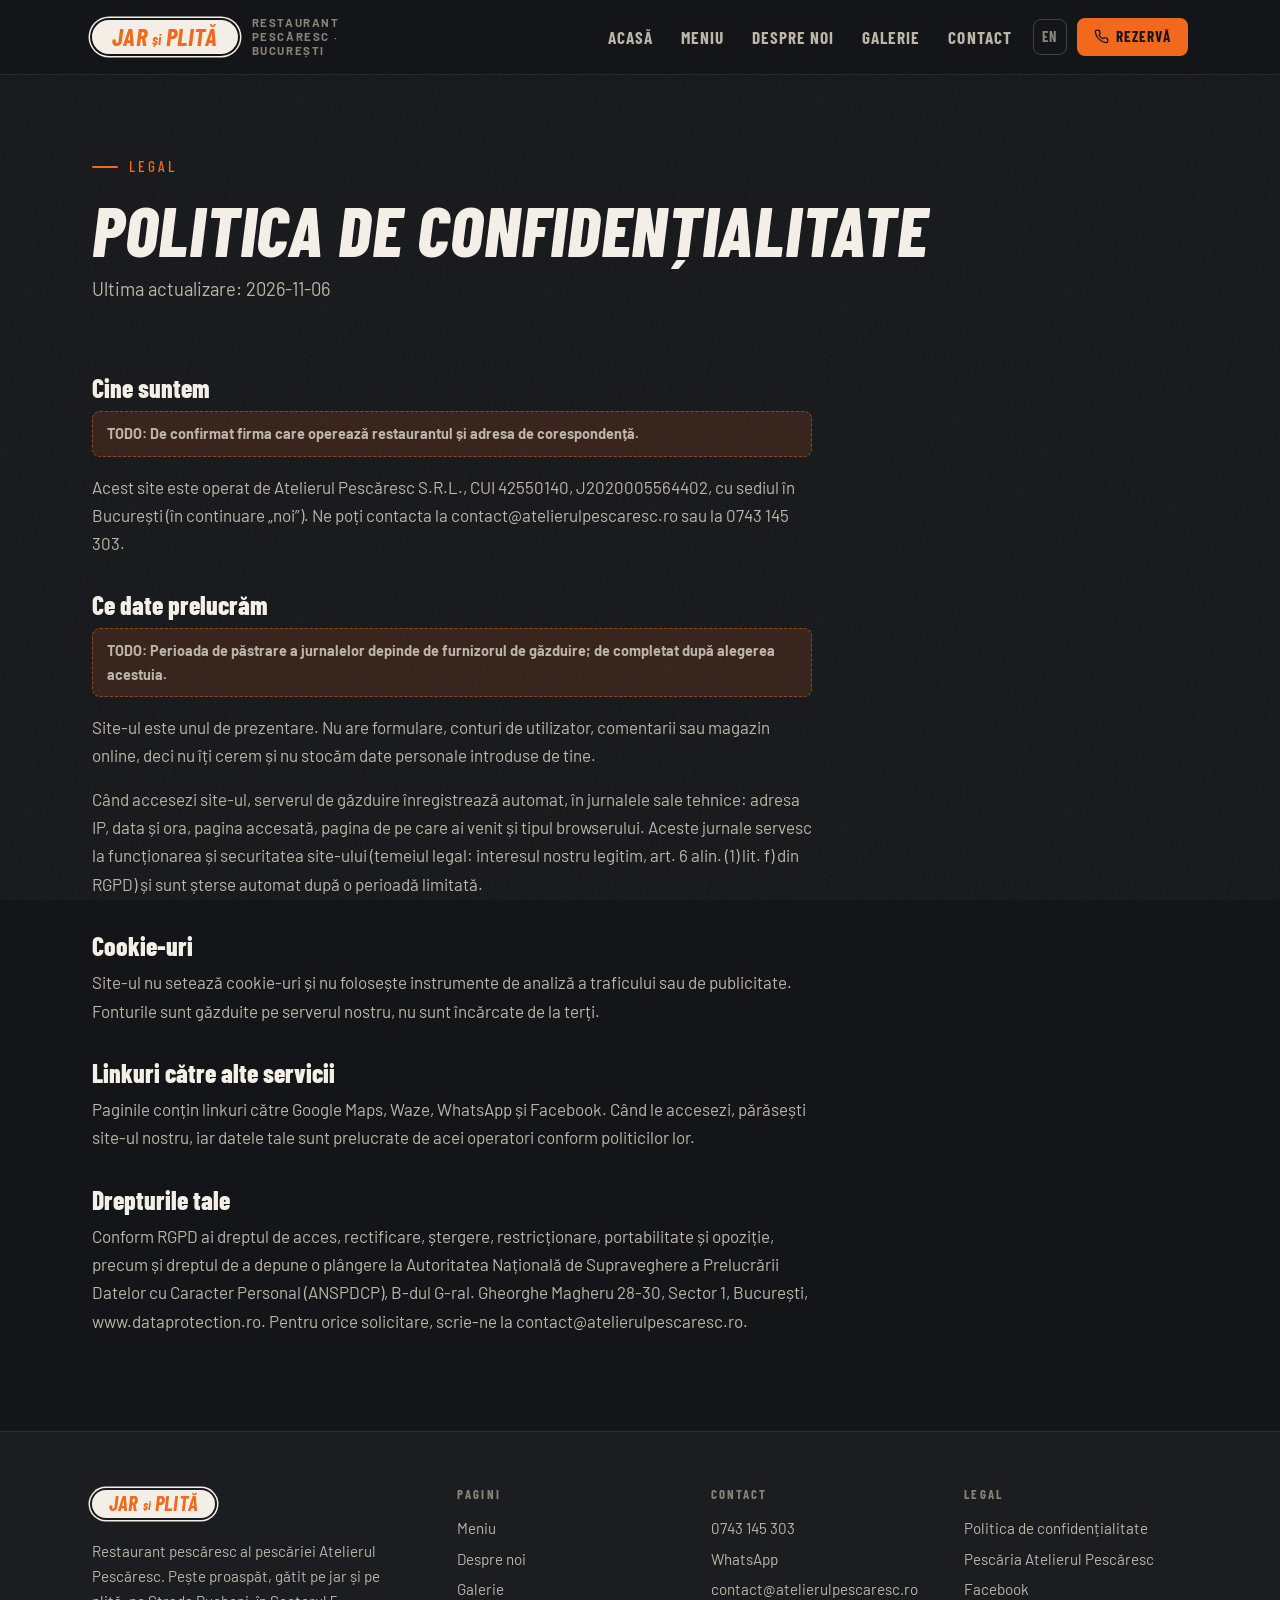
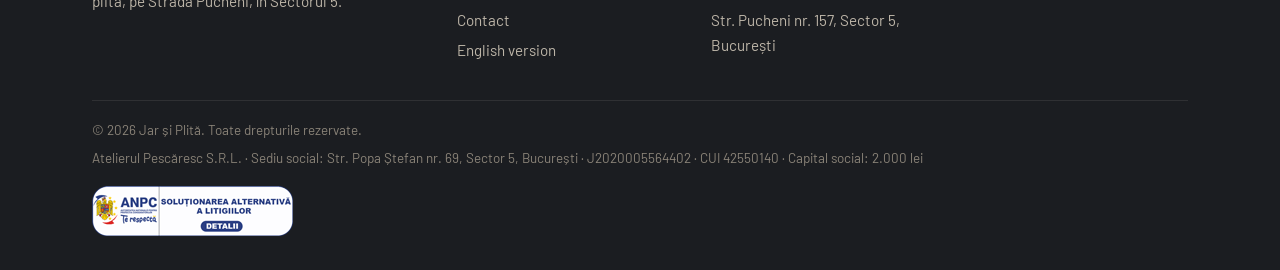
<file: confidentialitate.html>
<!DOCTYPE html>
<html lang="ro">
<head>
<meta charset="utf-8">
<meta name="viewport" content="width=device-width, initial-scale=1">
<title>Politica de confidențialitate | Jar și Plită</title>
<meta name="description" content="Cum prelucrează site-ul jarsiplita.ro datele vizitatorilor: fără cookie-uri, fără analytics, doar jurnalele serverului.">
<meta name="robots" content="noindex, nofollow">
<link rel="canonical" href="https://jarsiplita.ro/confidentialitate">
<link rel="alternate" hreflang="ro" href="https://jarsiplita.ro/confidentialitate">
<link rel="alternate" hreflang="en" href="https://jarsiplita.ro/en/privacy">
<link rel="alternate" hreflang="x-default" href="https://jarsiplita.ro/confidentialitate">
<meta property="og:type" content="website">
<meta property="og:site_name" content="Jar și Plită">
<meta property="og:title" content="Politica de confidențialitate | Jar și Plită">
<meta property="og:description" content="Cum prelucrează site-ul jarsiplita.ro datele vizitatorilor: fără cookie-uri, fără analytics, doar jurnalele serverului.">
<meta property="og:url" content="https://jarsiplita.ro/confidentialitate">
<meta property="og:image" content="https://jarsiplita.ro/img/hero-poster.jpg">
<meta property="og:locale" content="ro_RO">
<meta name="theme-color" content="#141518">
<link rel="icon" href="favicon.ico" sizes="32x32">
<link rel="icon" href="favicon.svg" type="image/svg+xml">
<link rel="apple-touch-icon" href="img/apple-touch-icon.png">
<link rel="stylesheet" href="css/style.css">
</head>
<body class="">
<svg class="svgdefs" width="0" height="0" aria-hidden="true" focusable="false">
  <!-- grainy ember glow used once, under the hero -->
  <filter id="embers" x="-10%" y="-10%" width="120%" height="120%" color-interpolation-filters="sRGB">
    <feTurbulence type="fractalNoise" baseFrequency="0.55 0.35" numOctaves="2" seed="7" result="n"/>
    <feColorMatrix in="n" type="luminanceToAlpha" result="na"/>
    <feComponentTransfer in="na" result="nb"><feFuncA type="table" tableValues="0 0 0.25 1 1"/></feComponentTransfer>
    <feComposite in="SourceGraphic" in2="nb" operator="in" result="grain"/>
    <feGaussianBlur in="grain" stdDeviation="0.5"/>
  </filter>
</svg>
<a class="skip" href="#main">Sari la conținut</a>

<header class="site" id="hdr">
  <div class="wrap bar">
    <a class="brand" href="./" aria-label="Jar și Plită">
      <span class="pill"><b>Jar</b><i>și</i><b>Plită</b></span>
      <span class="brand-sub">Restaurant pescăresc · București</span>
    </a>
    <button class="navtoggle" id="navToggle" aria-label="Deschide meniul de navigare" aria-expanded="false" aria-controls="nav" data-open="Deschide meniul de navigare" data-close="Închide meniul de navigare">
      <svg viewBox="0 0 24 24" width="22" height="22" fill="none" stroke="currentColor" stroke-width="2.2" stroke-linecap="round" aria-hidden="true"><path d="M3 6h18M3 12h18M3 18h18"/></svg>
    </button>
    <nav class="primary" id="nav" aria-label="Acasă">
      <a href="./">Acasă</a>
      <a href="meniu">Meniu</a>
      <a href="despre">Despre noi</a>
      <a href="galerie">Galerie</a>
      <a href="contact">Contact</a>
      <a class="lang" href="en/privacy" hreflang="en" lang="en" title="English version">EN</a>
      <a class="btn small" href="tel:+40743145303">
        <svg viewBox="0 0 24 24" width="15" height="15" fill="none" stroke="currentColor" stroke-width="2" aria-hidden="true"><path d="M22 16.9v3a2 2 0 0 1-2.2 2 19.8 19.8 0 0 1-8.6-3.1 19.5 19.5 0 0 1-6-6 19.8 19.8 0 0 1-3.1-8.7A2 2 0 0 1 4.1 2h3a2 2 0 0 1 2 1.7c.1.9.3 1.8.6 2.6a2 2 0 0 1-.5 2.1L8 9.6a16 16 0 0 0 6 6l1.2-1.2a2 2 0 0 1 2.1-.5c.8.3 1.7.5 2.6.6a2 2 0 0 1 1.7 2Z"/></svg>
        Rezervă
      </a>
    </nav>
  </div>
</header>

<main id="main">
<section class="page-hero">
  <div class="wrap">
    <span class="eyebrow">Legal</span>
    <h1>Politica de confidențialitate</h1>
    <p class="lead meta">Ultima actualizare: 2026-11-06</p>
  </div>
</section>
<div class="wrap">
  <article class="prose">
    <h2>Cine suntem</h2>
<p class="todo">TODO: De confirmat firma care operează restaurantul și adresa de corespondență.</p>    <p>Acest site este operat de Atelierul Pescăresc S.R.L., CUI 42550140, J2020005564402, cu sediul în București (în continuare „noi”). Ne poți contacta la contact@atelierulpescaresc.ro sau la 0743 145 303.</p>
    <h2>Ce date prelucrăm</h2>
<p class="todo">TODO: Perioada de păstrare a jurnalelor depinde de furnizorul de găzduire; de completat după alegerea acestuia.</p>    <p>Site-ul este unul de prezentare. Nu are formulare, conturi de utilizator, comentarii sau magazin online, deci nu îți cerem și nu stocăm date personale introduse de tine.</p>
    <p>Când accesezi site-ul, serverul de găzduire înregistrează automat, în jurnalele sale tehnice: adresa IP, data și ora, pagina accesată, pagina de pe care ai venit și tipul browserului. Aceste jurnale servesc la funcționarea și securitatea site-ului (temeiul legal: interesul nostru legitim, art. 6 alin. (1) lit. f) din RGPD) și sunt șterse automat după o perioadă limitată.</p>
    <h2>Cookie-uri</h2>
    <p>Site-ul nu setează cookie-uri și nu folosește instrumente de analiză a traficului sau de publicitate. Fonturile sunt găzduite pe serverul nostru, nu sunt încărcate de la terți.</p>
    <h2>Linkuri către alte servicii</h2>
    <p>Paginile conțin linkuri către Google Maps, Waze, WhatsApp și Facebook. Când le accesezi, părăsești site-ul nostru, iar datele tale sunt prelucrate de acei operatori conform politicilor lor.</p>
    <h2>Drepturile tale</h2>
    <p>Conform RGPD ai dreptul de acces, rectificare, ștergere, restricționare, portabilitate și opoziție, precum și dreptul de a depune o plângere la Autoritatea Națională de Supraveghere a Prelucrării Datelor cu Caracter Personal (ANSPDCP), B-dul G-ral. Gheorghe Magheru 28-30, Sector 1, București, www.dataprotection.ro. Pentru orice solicitare, scrie-ne la contact@atelierulpescaresc.ro.</p>
  </article>
</div>
</main>

<footer class="site">
  <div class="wrap">
    <div class="cols">
      <div>
        <a class="brand" href="./"><span class="pill"><b>Jar</b><i>și</i><b>Plită</b></span></a>
        <p class="fabout">Restaurant pescăresc al pescăriei Atelierul Pescăresc. Pește proaspăt, gătit pe jar și pe plită, pe Strada Pucheni, în Sectorul 5.</p>
      </div>
      <div>
        <h4>Pagini</h4>
        <a href="meniu">Meniu</a>
        <a href="despre">Despre noi</a>
        <a href="galerie">Galerie</a>
        <a href="contact">Contact</a>
        <a href="en/privacy" hreflang="en" lang="en">English version</a>
      </div>
      <div>
        <h4>Contact</h4>
        <a href="tel:+40743145303">0743 145 303</a>
        <a href="https://wa.me/40743145303" rel="noopener">WhatsApp</a>
        <a href="mailto:contact@atelierulpescaresc.ro">contact@atelierulpescaresc.ro</a>
        <span class="addr">Str. Pucheni nr. 157, Sector 5, București</span>
      </div>
      <div>
        <h4>Legal</h4>
        <a href="confidentialitate">Politica de confidențialitate</a>
        <a href="https://www.atelierulpescaresc.ro/" rel="noopener">Pescăria Atelierul Pescăresc</a>
        <a href="https://www.facebook.com/atelierulpescaresconline" rel="noopener">Facebook</a>
      </div>
    </div>
    <div class="legal">
      <span>© 2026 Jar și Plită. Toate drepturile rezervate.</span>
      <span class="company">Atelierul Pescăresc S.R.L. · Sediu social: Str. Popa Ștefan nr. 69, Sector 5, București · J2020005564402 · CUI 42550140 · Capital social: 2.000 lei</span>
      <a class="sal" href="https://reclamatiisal.anpc.ro" rel="noopener" title="Soluționarea alternativă a litigiilor (ANPC)">
        <img src="img/anpc-sal.png" width="250" height="50" alt="Soluționarea alternativă a litigiilor (ANPC)" loading="lazy">
      </a>
    </div>
  </div>
</footer>

<script src="js/main.js" defer></script>
</body>
</html>
</file>
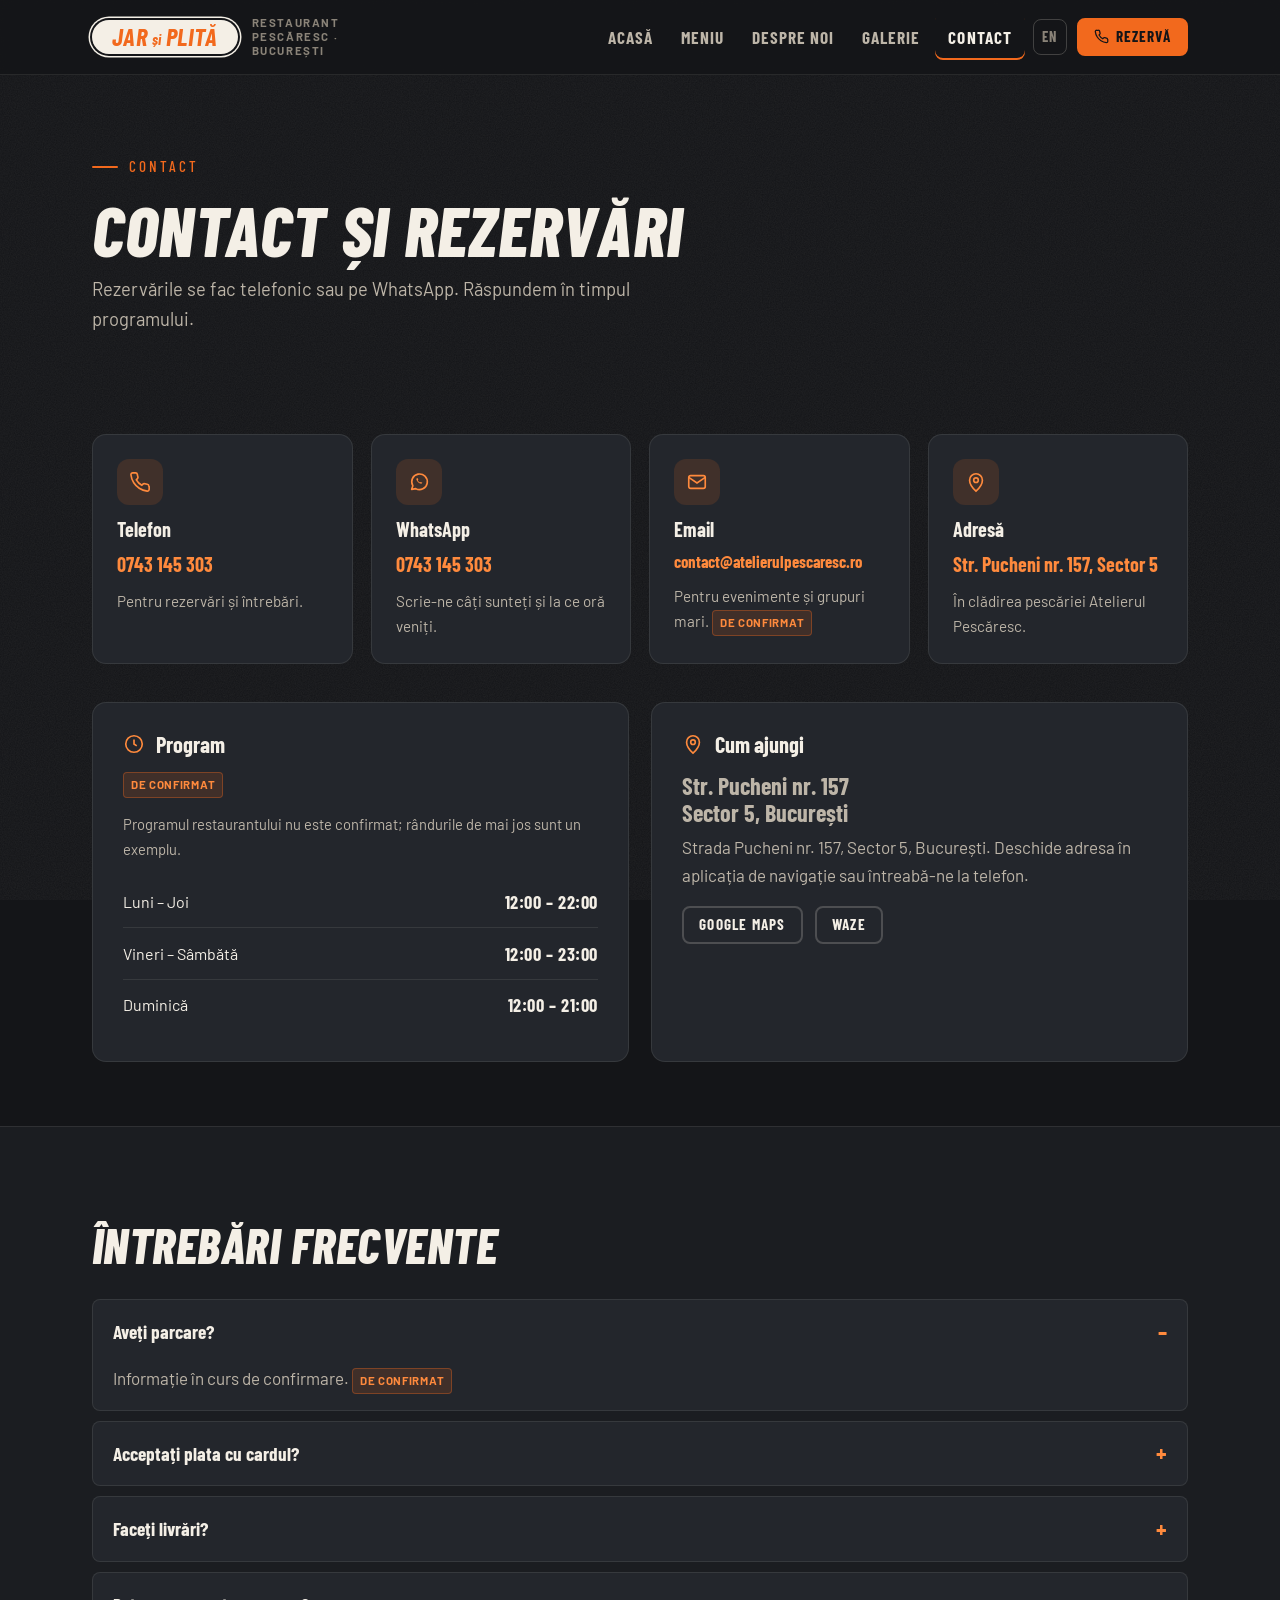
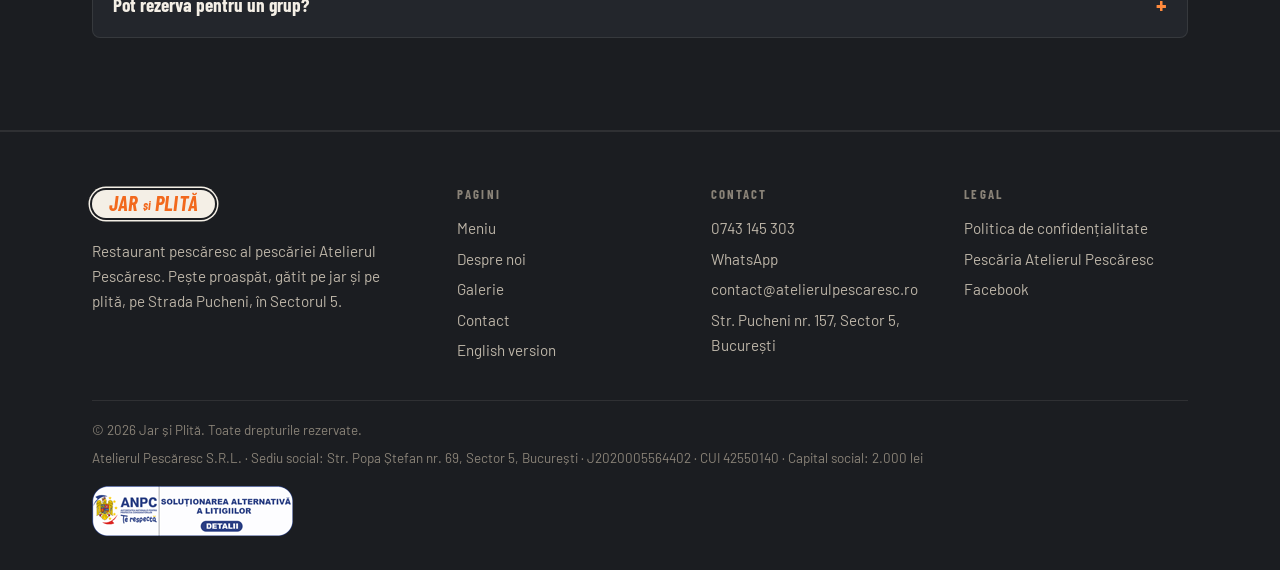
<file: contact.html>
<!DOCTYPE html>
<html lang="ro">
<head>
<meta charset="utf-8">
<meta name="viewport" content="width=device-width, initial-scale=1">
<title>Contact și rezervări | Jar și Plită</title>
<meta name="description" content="Rezervări la Jar și Plită, restaurant pescăresc pe Str. Pucheni 157, Sector 5, București. Telefon 0743 145 303, WhatsApp, program și indicații.">
<meta name="robots" content="noindex, nofollow">
<link rel="canonical" href="https://jarsiplita.ro/contact">
<link rel="alternate" hreflang="ro" href="https://jarsiplita.ro/contact">
<link rel="alternate" hreflang="en" href="https://jarsiplita.ro/en/contact">
<link rel="alternate" hreflang="x-default" href="https://jarsiplita.ro/contact">
<meta property="og:type" content="website">
<meta property="og:site_name" content="Jar și Plită">
<meta property="og:title" content="Contact și rezervări | Jar și Plită">
<meta property="og:description" content="Rezervări la Jar și Plită, restaurant pescăresc pe Str. Pucheni 157, Sector 5, București. Telefon 0743 145 303, WhatsApp, program și indicații.">
<meta property="og:url" content="https://jarsiplita.ro/contact">
<meta property="og:image" content="https://jarsiplita.ro/img/hero-poster.jpg">
<meta property="og:locale" content="ro_RO">
<meta name="theme-color" content="#141518">
<link rel="icon" href="favicon.ico" sizes="32x32">
<link rel="icon" href="favicon.svg" type="image/svg+xml">
<link rel="apple-touch-icon" href="img/apple-touch-icon.png">
<link rel="stylesheet" href="css/style.css">
</head>
<body class="">
<svg class="svgdefs" width="0" height="0" aria-hidden="true" focusable="false">
  <!-- grainy ember glow used once, under the hero -->
  <filter id="embers" x="-10%" y="-10%" width="120%" height="120%" color-interpolation-filters="sRGB">
    <feTurbulence type="fractalNoise" baseFrequency="0.55 0.35" numOctaves="2" seed="7" result="n"/>
    <feColorMatrix in="n" type="luminanceToAlpha" result="na"/>
    <feComponentTransfer in="na" result="nb"><feFuncA type="table" tableValues="0 0 0.25 1 1"/></feComponentTransfer>
    <feComposite in="SourceGraphic" in2="nb" operator="in" result="grain"/>
    <feGaussianBlur in="grain" stdDeviation="0.5"/>
  </filter>
</svg>
<a class="skip" href="#main">Sari la conținut</a>

<header class="site" id="hdr">
  <div class="wrap bar">
    <a class="brand" href="./" aria-label="Jar și Plită">
      <span class="pill"><b>Jar</b><i>și</i><b>Plită</b></span>
      <span class="brand-sub">Restaurant pescăresc · București</span>
    </a>
    <button class="navtoggle" id="navToggle" aria-label="Deschide meniul de navigare" aria-expanded="false" aria-controls="nav" data-open="Deschide meniul de navigare" data-close="Închide meniul de navigare">
      <svg viewBox="0 0 24 24" width="22" height="22" fill="none" stroke="currentColor" stroke-width="2.2" stroke-linecap="round" aria-hidden="true"><path d="M3 6h18M3 12h18M3 18h18"/></svg>
    </button>
    <nav class="primary" id="nav" aria-label="Acasă">
      <a href="./">Acasă</a>
      <a href="meniu">Meniu</a>
      <a href="despre">Despre noi</a>
      <a href="galerie">Galerie</a>
      <a href="contact" aria-current="page">Contact</a>
      <a class="lang" href="en/contact" hreflang="en" lang="en" title="English version">EN</a>
      <a class="btn small" href="tel:+40743145303">
        <svg viewBox="0 0 24 24" width="15" height="15" fill="none" stroke="currentColor" stroke-width="2" aria-hidden="true"><path d="M22 16.9v3a2 2 0 0 1-2.2 2 19.8 19.8 0 0 1-8.6-3.1 19.5 19.5 0 0 1-6-6 19.8 19.8 0 0 1-3.1-8.7A2 2 0 0 1 4.1 2h3a2 2 0 0 1 2 1.7c.1.9.3 1.8.6 2.6a2 2 0 0 1-.5 2.1L8 9.6a16 16 0 0 0 6 6l1.2-1.2a2 2 0 0 1 2.1-.5c.8.3 1.7.5 2.6.6a2 2 0 0 1 1.7 2Z"/></svg>
        Rezervă
      </a>
    </nav>
  </div>
</header>

<main id="main">
<section class="page-hero">
  <div class="wrap">
    <span class="eyebrow">Contact</span>
    <h1>Contact și rezervări</h1>
    <p class="lead">Rezervările se fac telefonic sau pe WhatsApp. Răspundem în timpul programului.</p>
  </div>
</section>

<section class="tight" aria-label="Contact și rezervări">
  <div class="wrap">
    <div class="grid ways">
      <a class="way" href="tel:+40743145303">
        <span class="ico"><svg viewBox="0 0 24 24" width="22" height="22" fill="none" stroke="currentColor" stroke-width="1.8" aria-hidden="true"><path d="M22 16.9v3a2 2 0 0 1-2.2 2 19.8 19.8 0 0 1-8.6-3.1 19.5 19.5 0 0 1-6-6 19.8 19.8 0 0 1-3.1-8.7A2 2 0 0 1 4.1 2h3a2 2 0 0 1 2 1.7c.1.9.3 1.8.6 2.6a2 2 0 0 1-.5 2.1L8 9.6a16 16 0 0 0 6 6l1.2-1.2a2 2 0 0 1 2.1-.5c.8.3 1.7.5 2.6.6a2 2 0 0 1 1.7 2Z"/></svg>
</span>
        <h3>Telefon</h3>
        <span class="val">0743 145 303</span>
        <p>Pentru rezervări și întrebări.</p>
      </a>
      <a class="way" href="https://wa.me/40743145303" rel="noopener">
        <span class="ico"><svg viewBox="0 0 24 24" width="22" height="22" fill="none" stroke="currentColor" stroke-width="1.8" stroke-linejoin="round" aria-hidden="true"><path d="M4 20l1.3-3.8A8.5 8.5 0 1 1 8.4 19.2z"/><path d="M9 8.5c.2 2.5 3 5.3 5.5 5.5l1.2-1.2-1.8-.9-.9.7c-1-.4-2-1.4-2.4-2.4l.7-.9-.9-1.8z" fill="currentColor" stroke="none"/></svg>
</span>
        <h3>WhatsApp</h3>
        <span class="val">0743 145 303</span>
        <p>Scrie-ne câți sunteți și la ce oră veniți.</p>
      </a>
      <a class="way" href="mailto:contact@atelierulpescaresc.ro">
        <span class="ico"><svg viewBox="0 0 24 24" width="22" height="22" fill="none" stroke="currentColor" stroke-width="1.8" aria-hidden="true"><rect x="3" y="5" width="18" height="14" rx="2"/><path d="M3 7l9 6 9-6"/></svg>
</span>
        <h3>Email</h3>
        <span class="val email">contact@atelierulpescaresc.ro</span>
        <p>Pentru evenimente și grupuri mari. <span class="tag note">de confirmat</span></p>
      </a>
      <a class="way" href="https://www.google.com/maps/search/?api=1&amp;query=Str.%20Pucheni%20157%20Sector%205%20Bucuresti" rel="noopener">
        <span class="ico"><svg viewBox="0 0 24 24" width="22" height="22" fill="none" stroke="currentColor" stroke-width="1.8" aria-hidden="true"><path d="M12 22s7-6.5 7-12a7 7 0 1 0-14 0c0 5.5 7 12 7 12z"/><circle cx="12" cy="10" r="2.5"/></svg>
</span>
        <h3>Adresă</h3>
        <span class="val">Str. Pucheni nr. 157, Sector 5</span>
        <p>În clădirea pescăriei Atelierul Pescăresc.</p>
      </a>
    </div>

    <div class="visit">
      <div class="vcard">
        <h3><svg viewBox="0 0 24 24" width="22" height="22" fill="none" stroke="currentColor" stroke-width="1.8" aria-hidden="true"><circle cx="12" cy="12" r="9"/><path d="M12 7v5l3 2"/></svg>
 Program</h3>
        <span class="tag note">de confirmat</span>
        <p class="hours-note">Programul restaurantului nu este confirmat; rândurile de mai jos sunt un exemplu.</p>
        <table class="hours">
  <tbody>
  <tr><td>Luni – Joi</td><td>12:00 – 22:00</td></tr>
  <tr><td>Vineri – Sâmbătă</td><td>12:00 – 23:00</td></tr>
  <tr><td>Duminică</td><td>12:00 – 21:00</td></tr>
  </tbody>
</table>

      </div>
      <div class="vcard">
        <h3><svg viewBox="0 0 24 24" width="22" height="22" fill="none" stroke="currentColor" stroke-width="1.8" aria-hidden="true"><path d="M12 22s7-6.5 7-12a7 7 0 1 0-14 0c0 5.5 7 12 7 12z"/><circle cx="12" cy="10" r="2.5"/></svg>
 Cum ajungi</h3>
        <p class="addr">Str. Pucheni nr. 157<br>Sector 5, București</p>
        <p>Strada Pucheni nr. 157, Sector 5, București. Deschide adresa în aplicația de navigație sau întreabă-ne la telefon.</p>
        <div class="cta ">
  <a class="btn ghost small" href="https://www.google.com/maps/search/?api=1&amp;query=Str.%20Pucheni%20157%20Sector%205%20Bucuresti" rel="noopener">Google Maps</a>
  <a class="btn ghost small" href="https://www.waze.com/ul?q=Str.%20Pucheni%20157%20Sector%205%20Bucuresti&amp;navigate=yes" rel="noopener">Waze</a>
</div>

      </div>
    </div>
  </div>
</section>

<section class="alt" aria-labelledby="faq-title">
  <div class="wrap">
    <div class="sec-head">
      <h2 id="faq-title">Întrebări frecvente</h2>
    </div>
    <div class="faq">
      <details open>
        <summary>Aveți parcare?</summary>
        <p>Informație în curs de confirmare. <span class="tag note">de confirmat</span></p>
      </details>
      <details>
        <summary>Acceptați plata cu cardul?</summary>
        <p>Pescăria acceptă numerar, card și tichete de masă (Edenred, Sodexo, Up). Pentru restaurant, confirmăm la deschidere. <span class="tag note">de confirmat</span></p>
      </details>
      <details>
        <summary>Faceți livrări?</summary>
        <p>Nu. Peștele pe jar se mănâncă pe loc.</p>
      </details>
      <details>
        <summary>Pot rezerva pentru un grup?</summary>
        <p>Da. Pentru mai mult de 8 persoane, sună-ne cu câteva zile înainte.</p>
      </details>
    </div>
  </div>
</section>
</main>

<footer class="site">
  <div class="wrap">
    <div class="cols">
      <div>
        <a class="brand" href="./"><span class="pill"><b>Jar</b><i>și</i><b>Plită</b></span></a>
        <p class="fabout">Restaurant pescăresc al pescăriei Atelierul Pescăresc. Pește proaspăt, gătit pe jar și pe plită, pe Strada Pucheni, în Sectorul 5.</p>
      </div>
      <div>
        <h4>Pagini</h4>
        <a href="meniu">Meniu</a>
        <a href="despre">Despre noi</a>
        <a href="galerie">Galerie</a>
        <a href="contact">Contact</a>
        <a href="en/contact" hreflang="en" lang="en">English version</a>
      </div>
      <div>
        <h4>Contact</h4>
        <a href="tel:+40743145303">0743 145 303</a>
        <a href="https://wa.me/40743145303" rel="noopener">WhatsApp</a>
        <a href="mailto:contact@atelierulpescaresc.ro">contact@atelierulpescaresc.ro</a>
        <span class="addr">Str. Pucheni nr. 157, Sector 5, București</span>
      </div>
      <div>
        <h4>Legal</h4>
        <a href="confidentialitate">Politica de confidențialitate</a>
        <a href="https://www.atelierulpescaresc.ro/" rel="noopener">Pescăria Atelierul Pescăresc</a>
        <a href="https://www.facebook.com/atelierulpescaresconline" rel="noopener">Facebook</a>
      </div>
    </div>
    <div class="legal">
      <span>© 2026 Jar și Plită. Toate drepturile rezervate.</span>
      <span class="company">Atelierul Pescăresc S.R.L. · Sediu social: Str. Popa Ștefan nr. 69, Sector 5, București · J2020005564402 · CUI 42550140 · Capital social: 2.000 lei</span>
      <a class="sal" href="https://reclamatiisal.anpc.ro" rel="noopener" title="Soluționarea alternativă a litigiilor (ANPC)">
        <img src="img/anpc-sal.png" width="250" height="50" alt="Soluționarea alternativă a litigiilor (ANPC)" loading="lazy">
      </a>
    </div>
  </div>
</footer>

<script src="js/main.js" defer></script>
</body>
</html>
</file>
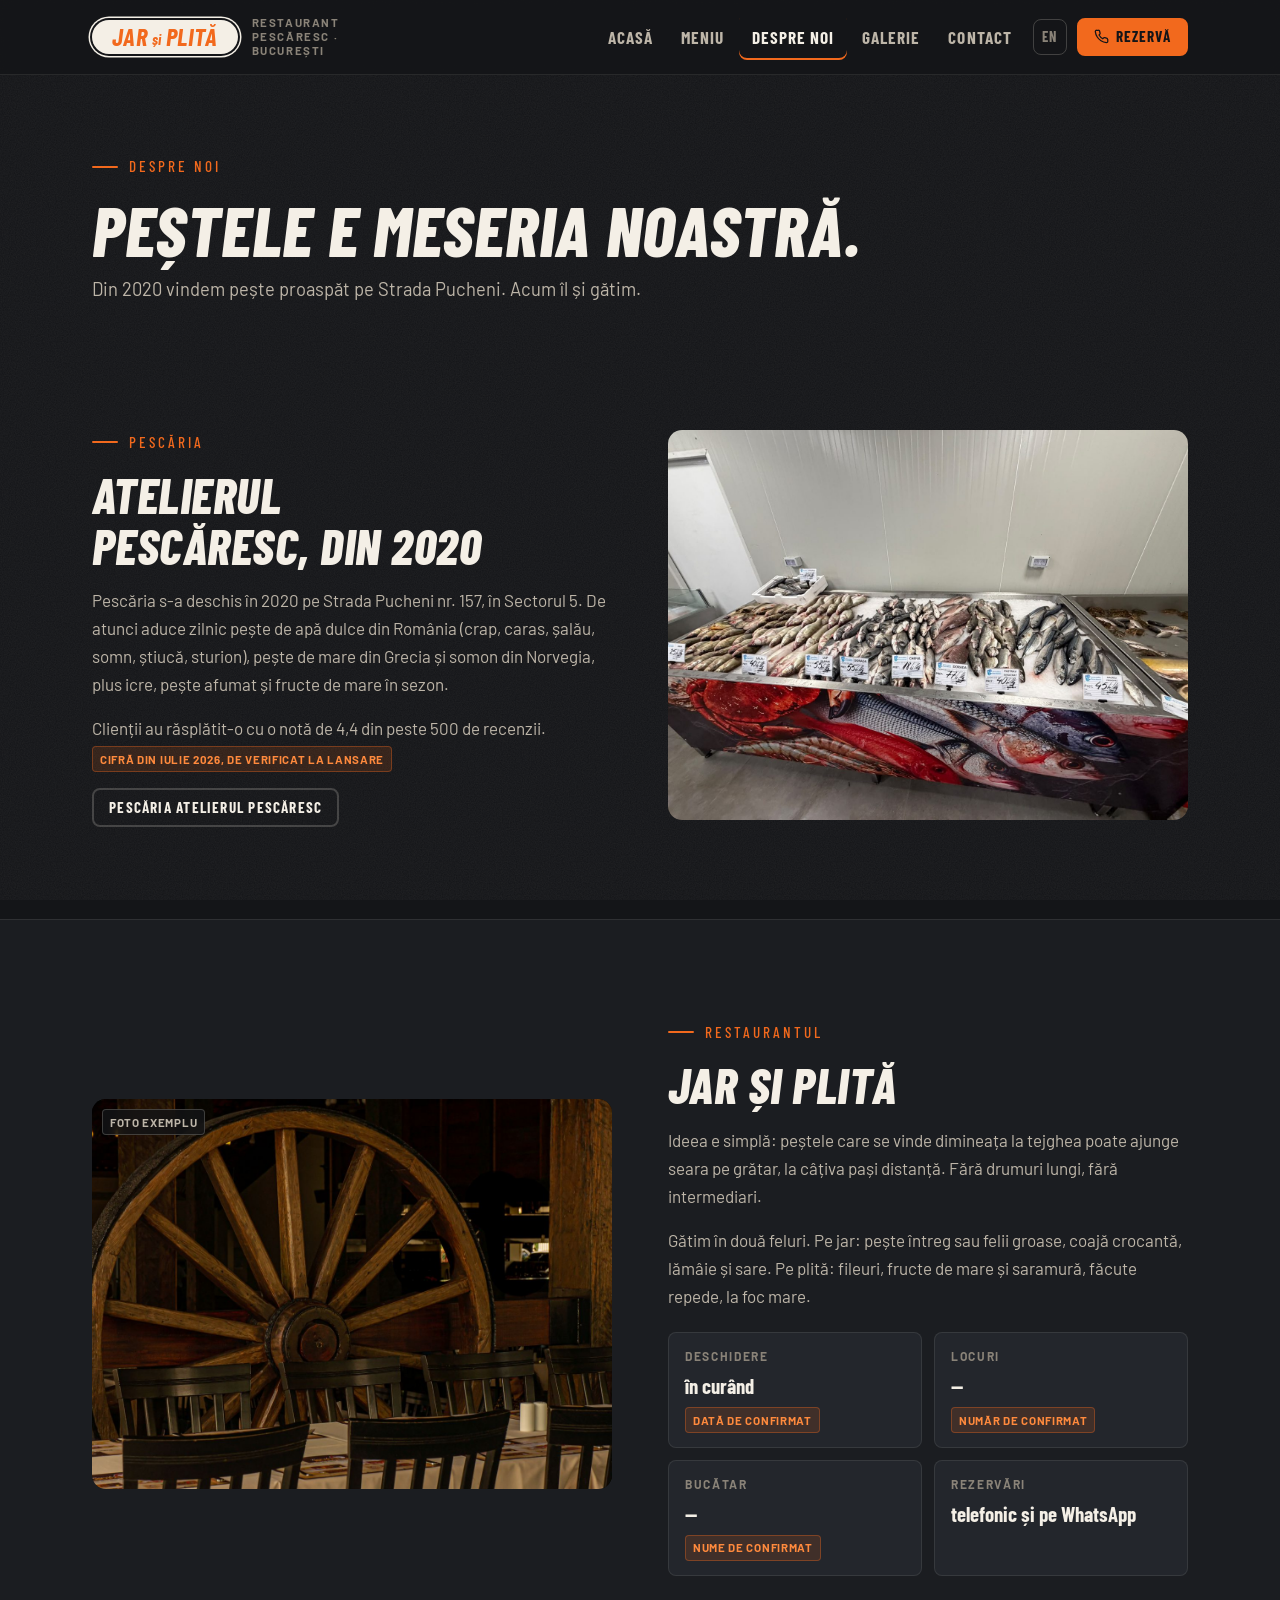
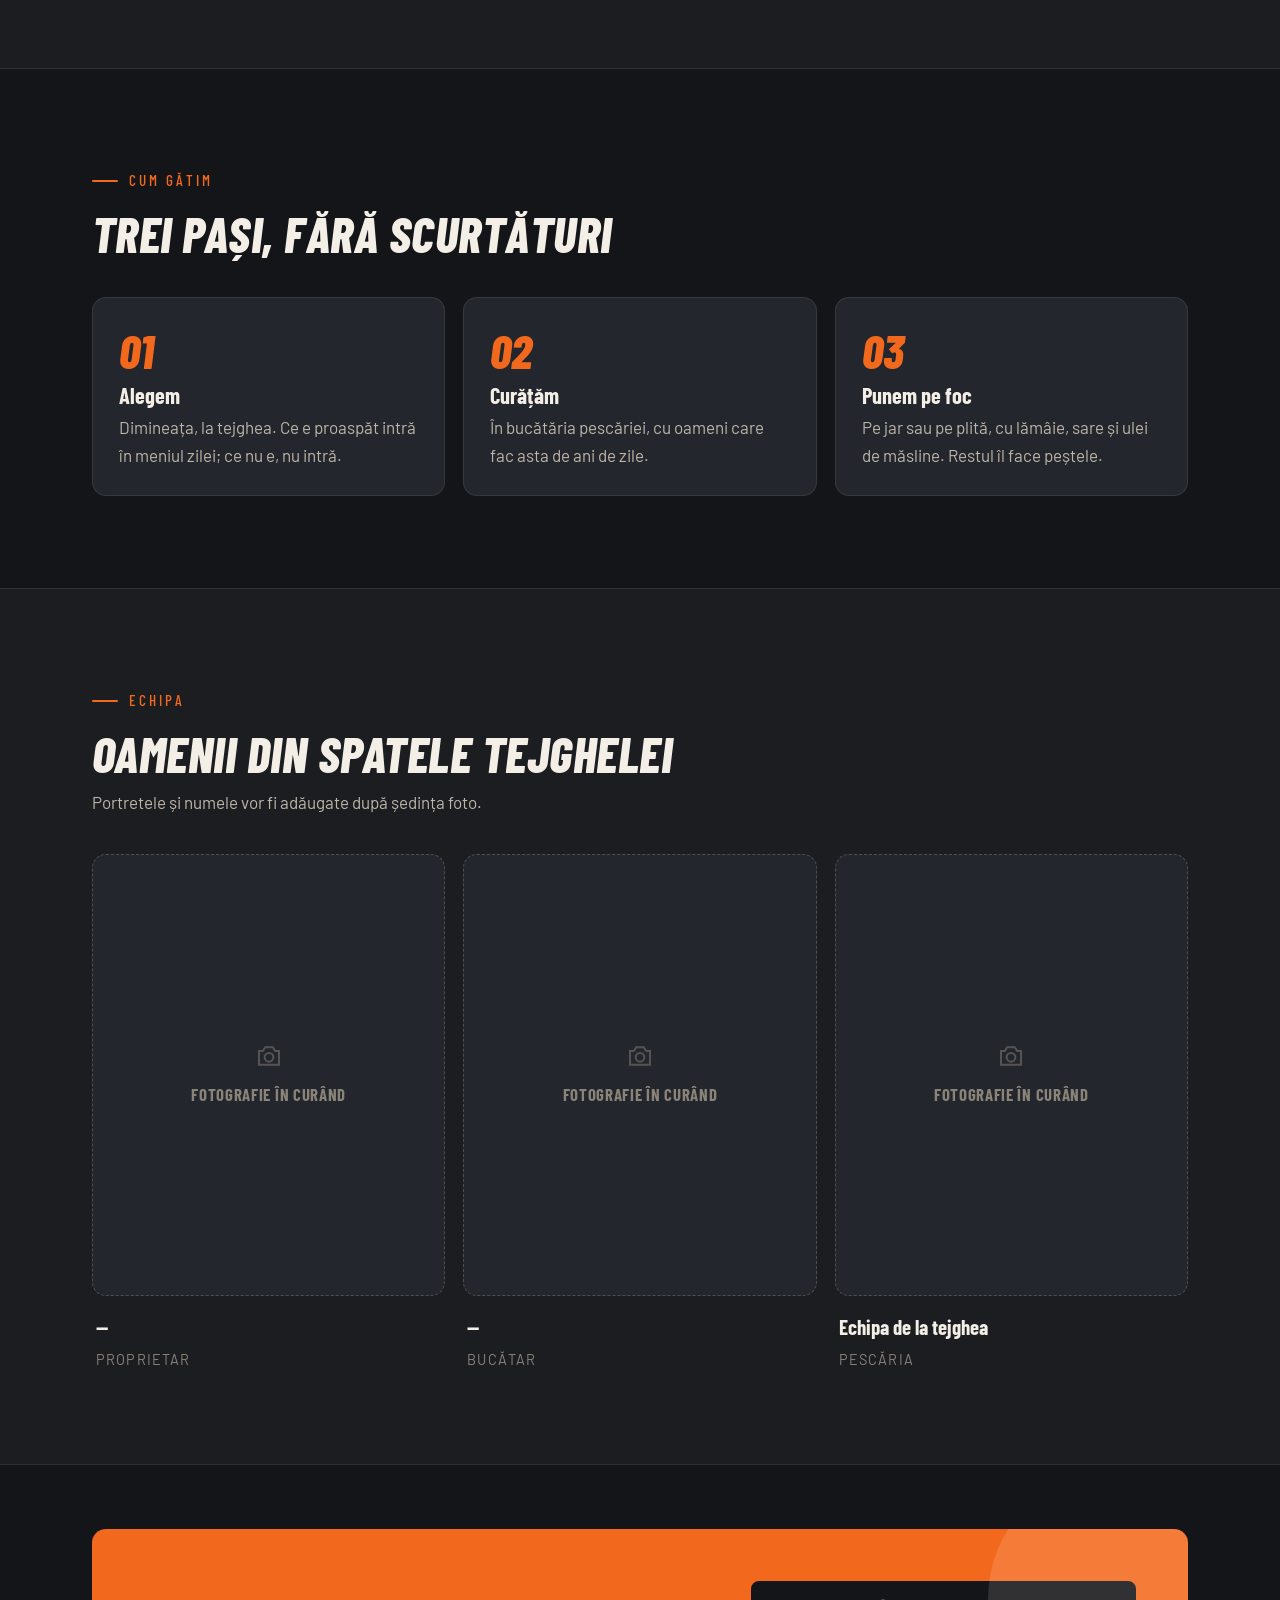
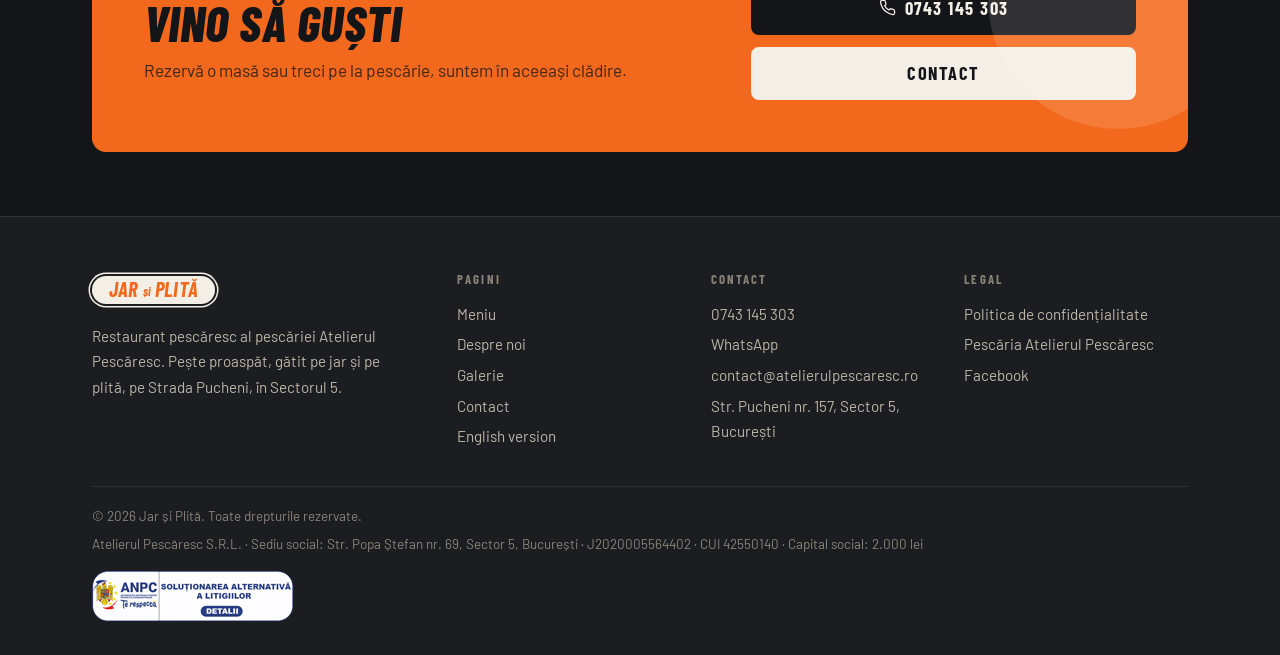
<file: despre.html>
<!DOCTYPE html>
<html lang="ro">
<head>
<meta charset="utf-8">
<meta name="viewport" content="width=device-width, initial-scale=1">
<title>Despre noi | Jar și Plită</title>
<meta name="description" content="Povestea restaurantului Jar și Plită și a pescăriei Atelierul Pescăresc din Sectorul 5, București: pește proaspăt din 2020, acum și gătit pe jar și pe plită.">
<meta name="robots" content="noindex, nofollow">
<link rel="canonical" href="https://jarsiplita.ro/despre">
<link rel="alternate" hreflang="ro" href="https://jarsiplita.ro/despre">
<link rel="alternate" hreflang="en" href="https://jarsiplita.ro/en/about">
<link rel="alternate" hreflang="x-default" href="https://jarsiplita.ro/despre">
<meta property="og:type" content="website">
<meta property="og:site_name" content="Jar și Plită">
<meta property="og:title" content="Despre noi | Jar și Plită">
<meta property="og:description" content="Povestea restaurantului Jar și Plită și a pescăriei Atelierul Pescăresc din Sectorul 5, București: pește proaspăt din 2020, acum și gătit pe jar și pe plită.">
<meta property="og:url" content="https://jarsiplita.ro/despre">
<meta property="og:image" content="https://jarsiplita.ro/img/hero-poster.jpg">
<meta property="og:locale" content="ro_RO">
<meta name="theme-color" content="#141518">
<link rel="icon" href="favicon.ico" sizes="32x32">
<link rel="icon" href="favicon.svg" type="image/svg+xml">
<link rel="apple-touch-icon" href="img/apple-touch-icon.png">
<link rel="stylesheet" href="css/style.css">
</head>
<body class="">
<svg class="svgdefs" width="0" height="0" aria-hidden="true" focusable="false">
  <!-- grainy ember glow used once, under the hero -->
  <filter id="embers" x="-10%" y="-10%" width="120%" height="120%" color-interpolation-filters="sRGB">
    <feTurbulence type="fractalNoise" baseFrequency="0.55 0.35" numOctaves="2" seed="7" result="n"/>
    <feColorMatrix in="n" type="luminanceToAlpha" result="na"/>
    <feComponentTransfer in="na" result="nb"><feFuncA type="table" tableValues="0 0 0.25 1 1"/></feComponentTransfer>
    <feComposite in="SourceGraphic" in2="nb" operator="in" result="grain"/>
    <feGaussianBlur in="grain" stdDeviation="0.5"/>
  </filter>
</svg>
<a class="skip" href="#main">Sari la conținut</a>

<header class="site" id="hdr">
  <div class="wrap bar">
    <a class="brand" href="./" aria-label="Jar și Plită">
      <span class="pill"><b>Jar</b><i>și</i><b>Plită</b></span>
      <span class="brand-sub">Restaurant pescăresc · București</span>
    </a>
    <button class="navtoggle" id="navToggle" aria-label="Deschide meniul de navigare" aria-expanded="false" aria-controls="nav" data-open="Deschide meniul de navigare" data-close="Închide meniul de navigare">
      <svg viewBox="0 0 24 24" width="22" height="22" fill="none" stroke="currentColor" stroke-width="2.2" stroke-linecap="round" aria-hidden="true"><path d="M3 6h18M3 12h18M3 18h18"/></svg>
    </button>
    <nav class="primary" id="nav" aria-label="Acasă">
      <a href="./">Acasă</a>
      <a href="meniu">Meniu</a>
      <a href="despre" aria-current="page">Despre noi</a>
      <a href="galerie">Galerie</a>
      <a href="contact">Contact</a>
      <a class="lang" href="en/about" hreflang="en" lang="en" title="English version">EN</a>
      <a class="btn small" href="tel:+40743145303">
        <svg viewBox="0 0 24 24" width="15" height="15" fill="none" stroke="currentColor" stroke-width="2" aria-hidden="true"><path d="M22 16.9v3a2 2 0 0 1-2.2 2 19.8 19.8 0 0 1-8.6-3.1 19.5 19.5 0 0 1-6-6 19.8 19.8 0 0 1-3.1-8.7A2 2 0 0 1 4.1 2h3a2 2 0 0 1 2 1.7c.1.9.3 1.8.6 2.6a2 2 0 0 1-.5 2.1L8 9.6a16 16 0 0 0 6 6l1.2-1.2a2 2 0 0 1 2.1-.5c.8.3 1.7.5 2.6.6a2 2 0 0 1 1.7 2Z"/></svg>
        Rezervă
      </a>
    </nav>
  </div>
</header>

<main id="main">
<section class="page-hero">
  <div class="wrap">
    <span class="eyebrow">Despre noi</span>
    <h1>Peștele e meseria noastră.</h1>
    <p class="lead">Din 2020 vindem pește proaspăt pe Strada Pucheni. Acum îl și gătim.</p>
  </div>
</section>

<section id="pescaria" aria-labelledby="shop-title">
  <div class="wrap split">
    <div>
      <span class="eyebrow">Pescăria</span>
      <h2 id="shop-title">Atelierul Pescăresc, din 2020</h2>
      <p>Pescăria s-a deschis în 2020 pe Strada Pucheni nr. 157, în Sectorul 5. De atunci aduce zilnic pește de apă dulce din România (crap, caras, șalău, somn, știucă, sturion), pește de mare din Grecia și somon din Norvegia, plus icre, pește afumat și fructe de mare în sezon.</p>
      <p>Clienții au răsplătit-o cu o notă de 4,4 din peste 500 de recenzii. <span class="tag note">cifră din iulie 2026, de verificat la lansare</span></p>
      <div class="cta"><a class="btn ghost small" href="https://www.atelierulpescaresc.ro/" rel="noopener">Pescăria Atelierul Pescăresc</a></div>
    </div>
    <figure class="photo landscape has-img">
  <img src="img/shop-counter-1.jpg" alt="Tejgheaua pescăriei Atelierul Pescăresc" loading="lazy">
</figure>

  </div>
</section>

<section class="alt" id="restaurantul" aria-labelledby="rest-title">
  <div class="wrap split">
    <figure class="photo landscape has-img">
  <img src="img/interior.jpg" alt="Sala restaurantului Jar și Plită" loading="lazy">
<span class="tag sample">Foto exemplu</span></figure>

    <div>
      <span class="eyebrow">Restaurantul</span>
      <h2 id="rest-title">Jar și Plită</h2>
      <p>Ideea e simplă: peștele care se vinde dimineața la tejghea poate ajunge seara pe grătar, la câțiva pași distanță. Fără drumuri lungi, fără intermediari.</p>
      <p>Gătim în două feluri. Pe jar: pește întreg sau felii groase, coajă crocantă, lămâie și sare. Pe plită: fileuri, fructe de mare și saramură, făcute repede, la foc mare.</p>
      <ul class="facts">
        <li><span class="k">Deschidere</span><span class="v">în curând</span> <span class="tag note">dată de confirmat</span></li>
        <li><span class="k">Locuri</span><span class="v">—</span> <span class="tag note">număr de confirmat</span></li>
        <li><span class="k">Bucătar</span><span class="v">—</span> <span class="tag note">nume de confirmat</span></li>
        <li><span class="k">Rezervări</span><span class="v">telefonic și pe WhatsApp</span></li>
      </ul>
    </div>
  </div>
</section>

<section id="cum-gatim" aria-labelledby="how-title">
  <div class="wrap">
    <div class="sec-head">
      <span class="eyebrow">Cum gătim</span>
      <h2 id="how-title">Trei pași, fără scurtături</h2>
    </div>
    <div class="grid steps">
      <article class="step"><h3>Alegem</h3><p>Dimineața, la tejghea. Ce e proaspăt intră în meniul zilei; ce nu e, nu intră.</p></article>
      <article class="step"><h3>Curățăm</h3><p>În bucătăria pescăriei, cu oameni care fac asta de ani de zile.</p></article>
      <article class="step"><h3>Punem pe foc</h3><p>Pe jar sau pe plită, cu lămâie, sare și ulei de măsline. Restul îl face peștele.</p></article>
    </div>
  </div>
</section>

<section class="alt" id="echipa" aria-labelledby="team-title">
  <div class="wrap">
    <div class="sec-head">
      <span class="eyebrow">Echipa</span>
      <h2 id="team-title">Oamenii din spatele tejghelei</h2>
      <p>Portretele și numele vor fi adăugate după ședința foto.</p>
    </div>
    <div class="grid team">
      <article class="member">
        <figure class="photo ">
  <span class="cap">
    <span>
      <svg viewBox="0 0 24 24" width="30" height="30" fill="none" stroke="currentColor" stroke-width="1.6" aria-hidden="true"><path d="M4 8h3l2-3h6l2 3h3v11H4z"/><circle cx="12" cy="13" r="3.5"/></svg>
      Fotografie în curând
    </span>
  </span>
</figure>

        <div class="who"><b>—</b><span>Proprietar</span></div>
      </article>
      <article class="member">
        <figure class="photo ">
  <span class="cap">
    <span>
      <svg viewBox="0 0 24 24" width="30" height="30" fill="none" stroke="currentColor" stroke-width="1.6" aria-hidden="true"><path d="M4 8h3l2-3h6l2 3h3v11H4z"/><circle cx="12" cy="13" r="3.5"/></svg>
      Fotografie în curând
    </span>
  </span>
</figure>

        <div class="who"><b>—</b><span>Bucătar</span></div>
      </article>
      <article class="member">
        <figure class="photo ">
  <span class="cap">
    <span>
      <svg viewBox="0 0 24 24" width="30" height="30" fill="none" stroke="currentColor" stroke-width="1.6" aria-hidden="true"><path d="M4 8h3l2-3h6l2 3h3v11H4z"/><circle cx="12" cy="13" r="3.5"/></svg>
      Fotografie în curând
    </span>
  </span>
</figure>

        <div class="who"><b>Echipa de la tejghea</b><span>Pescăria</span></div>
      </article>
    </div>
  </div>
</section>

<section class="tight" aria-labelledby="about-cta">
  <div class="wrap">
    <div class="band">
      <div>
        <h2 id="about-cta">Vino să guști</h2>
        <p>Rezervă o masă sau treci pe la pescărie, suntem în aceeași clădire.</p>
      </div>
      <div class="actions">
        <a class="btn dark" href="tel:+40743145303"><svg viewBox="0 0 24 24" width="17" height="17" fill="none" stroke="currentColor" stroke-width="1.8" aria-hidden="true"><path d="M22 16.9v3a2 2 0 0 1-2.2 2 19.8 19.8 0 0 1-8.6-3.1 19.5 19.5 0 0 1-6-6 19.8 19.8 0 0 1-3.1-8.7A2 2 0 0 1 4.1 2h3a2 2 0 0 1 2 1.7c.1.9.3 1.8.6 2.6a2 2 0 0 1-.5 2.1L8 9.6a16 16 0 0 0 6 6l1.2-1.2a2 2 0 0 1 2.1-.5c.8.3 1.7.5 2.6.6a2 2 0 0 1 1.7 2Z"/></svg>
 0743 145 303</a>
        <a class="btn cream" href="contact">Contact</a>
      </div>
    </div>
  </div>
</section>
</main>

<footer class="site">
  <div class="wrap">
    <div class="cols">
      <div>
        <a class="brand" href="./"><span class="pill"><b>Jar</b><i>și</i><b>Plită</b></span></a>
        <p class="fabout">Restaurant pescăresc al pescăriei Atelierul Pescăresc. Pește proaspăt, gătit pe jar și pe plită, pe Strada Pucheni, în Sectorul 5.</p>
      </div>
      <div>
        <h4>Pagini</h4>
        <a href="meniu">Meniu</a>
        <a href="despre">Despre noi</a>
        <a href="galerie">Galerie</a>
        <a href="contact">Contact</a>
        <a href="en/about" hreflang="en" lang="en">English version</a>
      </div>
      <div>
        <h4>Contact</h4>
        <a href="tel:+40743145303">0743 145 303</a>
        <a href="https://wa.me/40743145303" rel="noopener">WhatsApp</a>
        <a href="mailto:contact@atelierulpescaresc.ro">contact@atelierulpescaresc.ro</a>
        <span class="addr">Str. Pucheni nr. 157, Sector 5, București</span>
      </div>
      <div>
        <h4>Legal</h4>
        <a href="confidentialitate">Politica de confidențialitate</a>
        <a href="https://www.atelierulpescaresc.ro/" rel="noopener">Pescăria Atelierul Pescăresc</a>
        <a href="https://www.facebook.com/atelierulpescaresconline" rel="noopener">Facebook</a>
      </div>
    </div>
    <div class="legal">
      <span>© 2026 Jar și Plită. Toate drepturile rezervate.</span>
      <span class="company">Atelierul Pescăresc S.R.L. · Sediu social: Str. Popa Ștefan nr. 69, Sector 5, București · J2020005564402 · CUI 42550140 · Capital social: 2.000 lei</span>
      <a class="sal" href="https://reclamatiisal.anpc.ro" rel="noopener" title="Soluționarea alternativă a litigiilor (ANPC)">
        <img src="img/anpc-sal.png" width="250" height="50" alt="Soluționarea alternativă a litigiilor (ANPC)" loading="lazy">
      </a>
    </div>
  </div>
</footer>

<script src="js/main.js" defer></script>
</body>
</html>
</file>
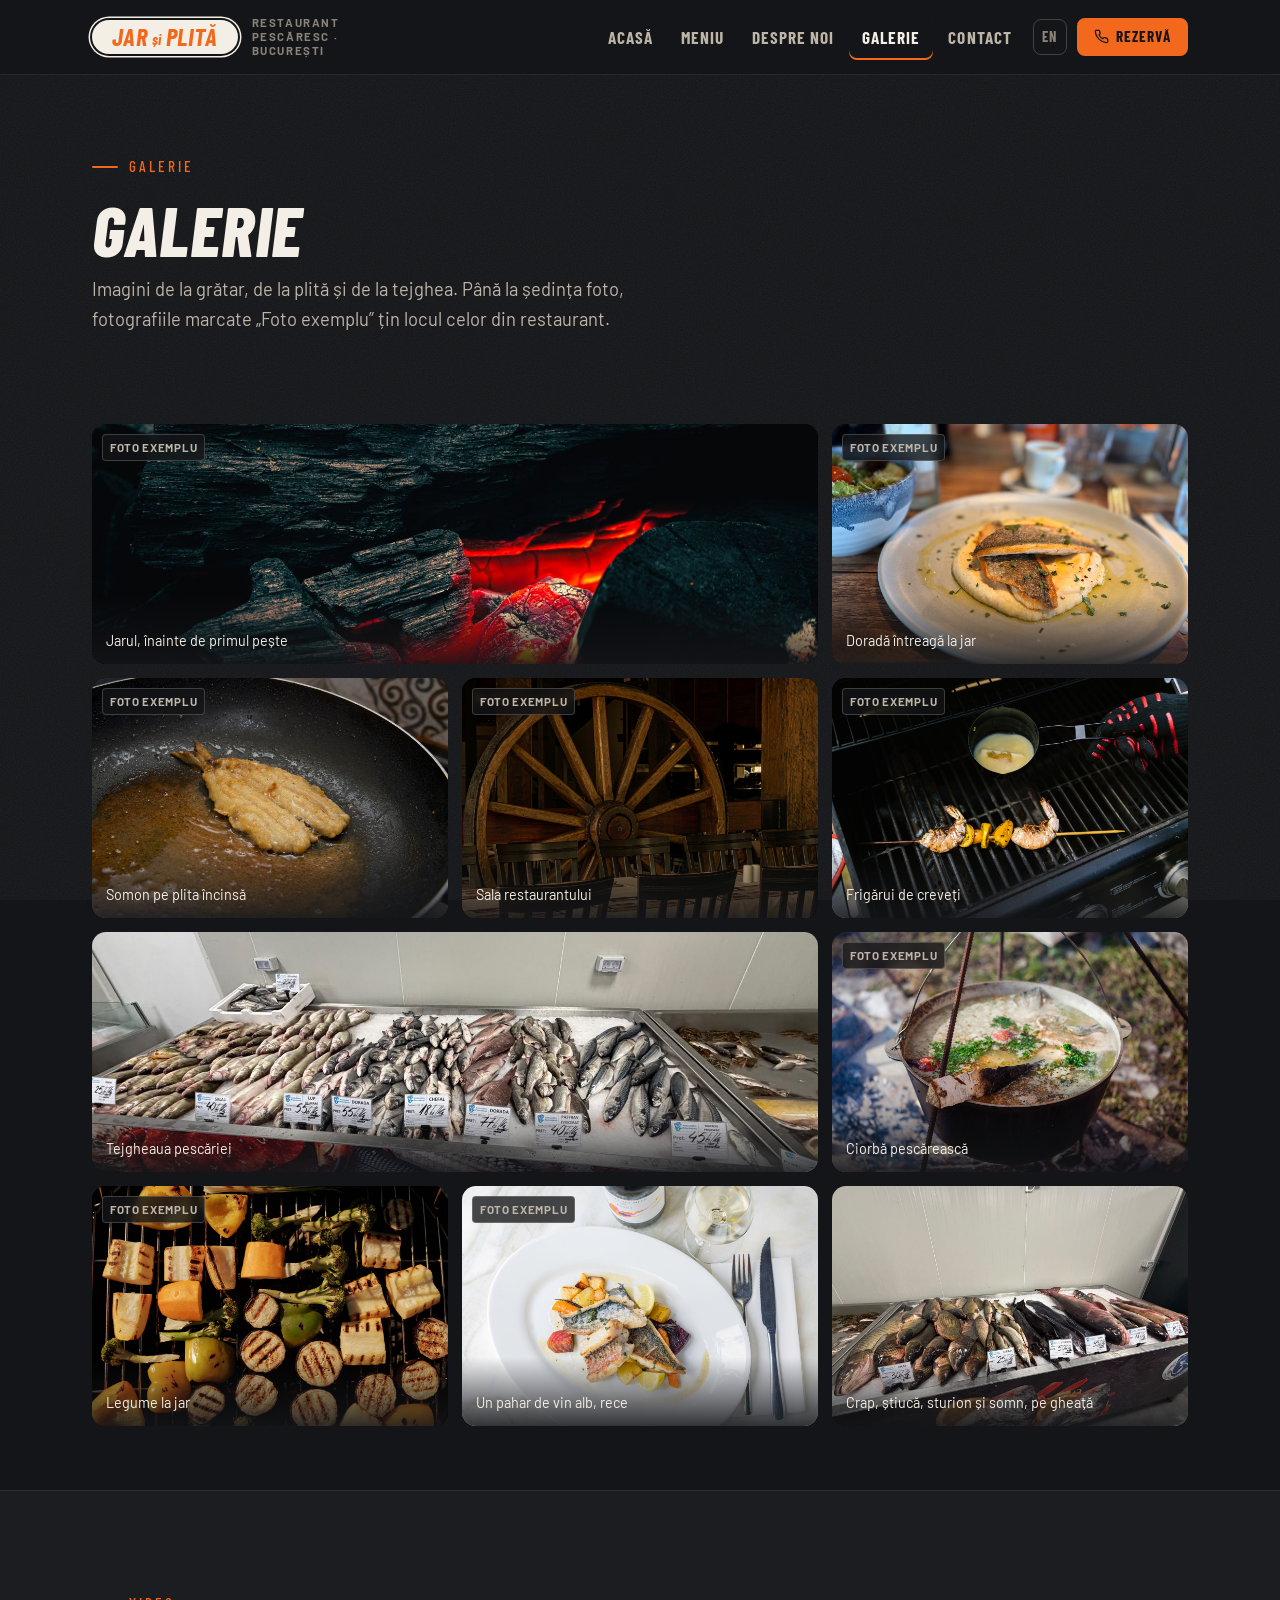
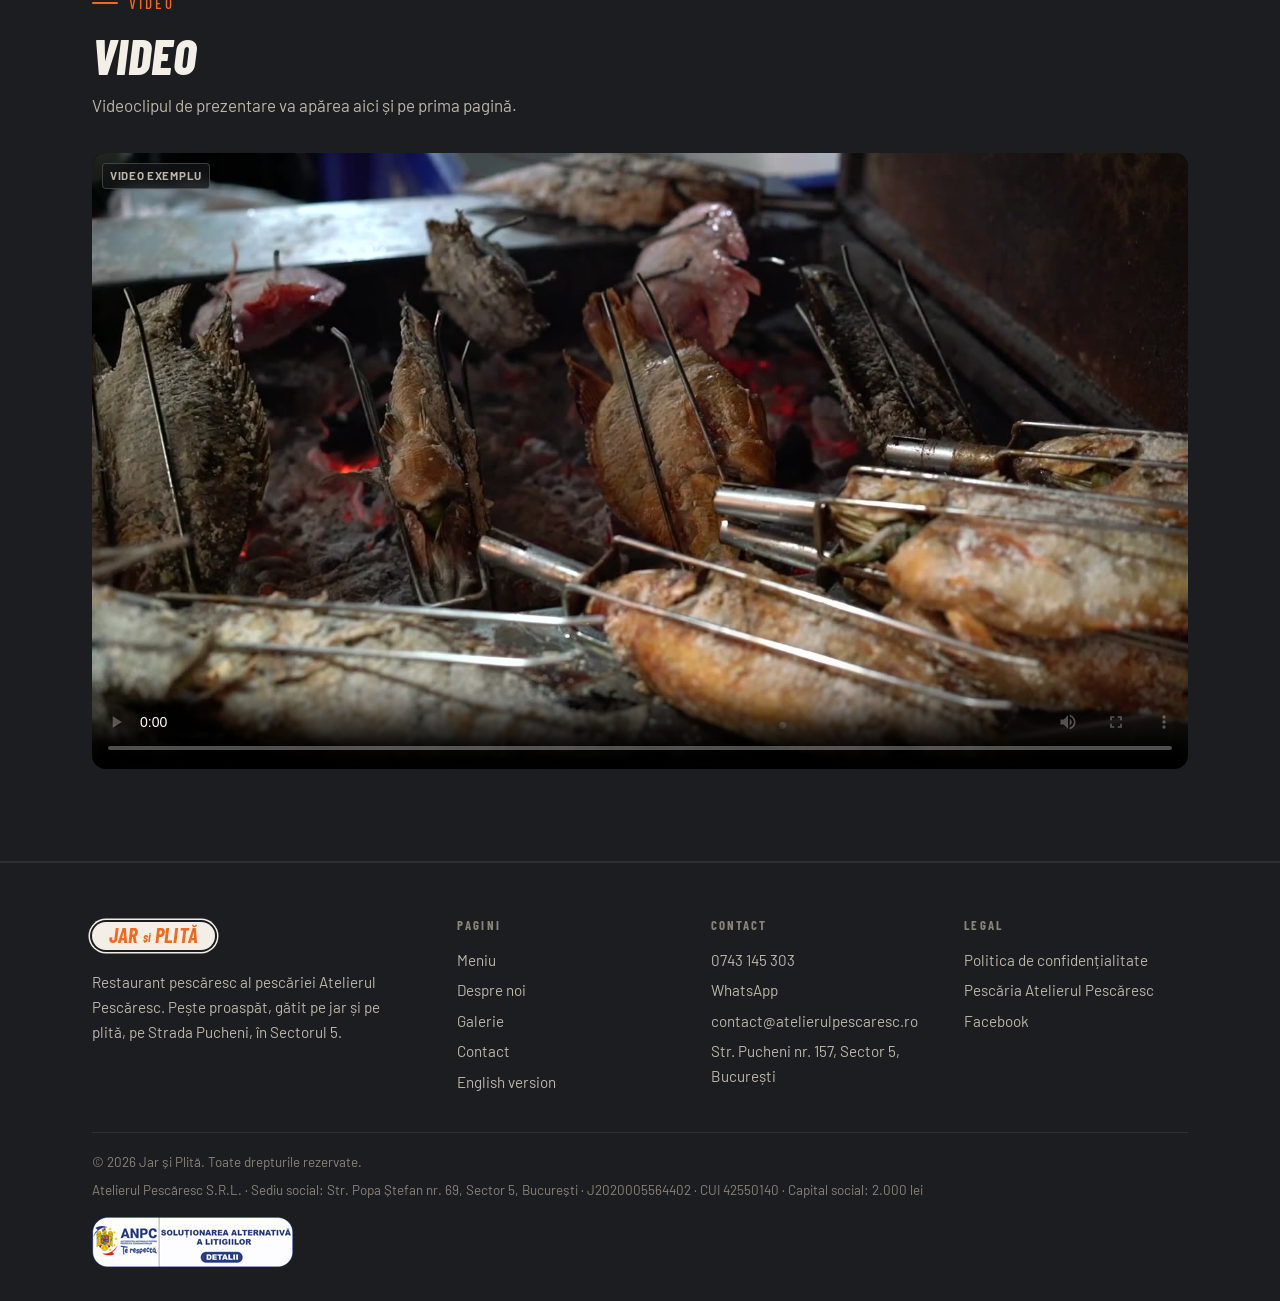
<file: galerie.html>
<!DOCTYPE html>
<html lang="ro">
<head>
<meta charset="utf-8">
<meta name="viewport" content="width=device-width, initial-scale=1">
<title>Galerie | Jar și Plită</title>
<meta name="description" content="Imagini de la Jar și Plită: pește pe jar, preparate pe plită, sala restaurantului și tejgheaua pescăriei Atelierul Pescăresc.">
<meta name="robots" content="noindex, nofollow">
<link rel="canonical" href="https://jarsiplita.ro/galerie">
<link rel="alternate" hreflang="ro" href="https://jarsiplita.ro/galerie">
<link rel="alternate" hreflang="en" href="https://jarsiplita.ro/en/gallery">
<link rel="alternate" hreflang="x-default" href="https://jarsiplita.ro/galerie">
<meta property="og:type" content="website">
<meta property="og:site_name" content="Jar și Plită">
<meta property="og:title" content="Galerie | Jar și Plită">
<meta property="og:description" content="Imagini de la Jar și Plită: pește pe jar, preparate pe plită, sala restaurantului și tejgheaua pescăriei Atelierul Pescăresc.">
<meta property="og:url" content="https://jarsiplita.ro/galerie">
<meta property="og:image" content="https://jarsiplita.ro/img/hero-poster.jpg">
<meta property="og:locale" content="ro_RO">
<meta name="theme-color" content="#141518">
<link rel="icon" href="favicon.ico" sizes="32x32">
<link rel="icon" href="favicon.svg" type="image/svg+xml">
<link rel="apple-touch-icon" href="img/apple-touch-icon.png">
<link rel="stylesheet" href="css/style.css">
</head>
<body class="">
<svg class="svgdefs" width="0" height="0" aria-hidden="true" focusable="false">
  <!-- grainy ember glow used once, under the hero -->
  <filter id="embers" x="-10%" y="-10%" width="120%" height="120%" color-interpolation-filters="sRGB">
    <feTurbulence type="fractalNoise" baseFrequency="0.55 0.35" numOctaves="2" seed="7" result="n"/>
    <feColorMatrix in="n" type="luminanceToAlpha" result="na"/>
    <feComponentTransfer in="na" result="nb"><feFuncA type="table" tableValues="0 0 0.25 1 1"/></feComponentTransfer>
    <feComposite in="SourceGraphic" in2="nb" operator="in" result="grain"/>
    <feGaussianBlur in="grain" stdDeviation="0.5"/>
  </filter>
</svg>
<a class="skip" href="#main">Sari la conținut</a>

<header class="site" id="hdr">
  <div class="wrap bar">
    <a class="brand" href="./" aria-label="Jar și Plită">
      <span class="pill"><b>Jar</b><i>și</i><b>Plită</b></span>
      <span class="brand-sub">Restaurant pescăresc · București</span>
    </a>
    <button class="navtoggle" id="navToggle" aria-label="Deschide meniul de navigare" aria-expanded="false" aria-controls="nav" data-open="Deschide meniul de navigare" data-close="Închide meniul de navigare">
      <svg viewBox="0 0 24 24" width="22" height="22" fill="none" stroke="currentColor" stroke-width="2.2" stroke-linecap="round" aria-hidden="true"><path d="M3 6h18M3 12h18M3 18h18"/></svg>
    </button>
    <nav class="primary" id="nav" aria-label="Acasă">
      <a href="./">Acasă</a>
      <a href="meniu">Meniu</a>
      <a href="despre">Despre noi</a>
      <a href="galerie" aria-current="page">Galerie</a>
      <a href="contact">Contact</a>
      <a class="lang" href="en/gallery" hreflang="en" lang="en" title="English version">EN</a>
      <a class="btn small" href="tel:+40743145303">
        <svg viewBox="0 0 24 24" width="15" height="15" fill="none" stroke="currentColor" stroke-width="2" aria-hidden="true"><path d="M22 16.9v3a2 2 0 0 1-2.2 2 19.8 19.8 0 0 1-8.6-3.1 19.5 19.5 0 0 1-6-6 19.8 19.8 0 0 1-3.1-8.7A2 2 0 0 1 4.1 2h3a2 2 0 0 1 2 1.7c.1.9.3 1.8.6 2.6a2 2 0 0 1-.5 2.1L8 9.6a16 16 0 0 0 6 6l1.2-1.2a2 2 0 0 1 2.1-.5c.8.3 1.7.5 2.6.6a2 2 0 0 1 1.7 2Z"/></svg>
        Rezervă
      </a>
    </nav>
  </div>
</header>

<main id="main">
<section class="page-hero">
  <div class="wrap">
    <span class="eyebrow">Galerie</span>
    <h1>Galerie</h1>
    <p class="lead">Imagini de la grătar, de la plită și de la tejghea. Până la ședința foto, fotografiile marcate „Foto exemplu” țin locul celor din restaurant.</p>
  </div>
</section>

<section class="tight" aria-label="Galerie">
  <div class="wrap">
    <div class="grid gal flush">
      <div class="wide">
        <figure class="photo has-img">
          <img src="img/embers.jpg" alt="Jarul, înainte de primul pește" loading="lazy">
<span class="tag sample">Foto exemplu</span>          <figcaption class="under">Jarul, înainte de primul pește</figcaption>
        </figure>
      </div>
      <div class="">
        <figure class="photo has-img">
          <img src="img/dish-dorada.jpg" alt="Doradă întreagă la jar" loading="lazy">
<span class="tag sample">Foto exemplu</span>          <figcaption class="under">Doradă întreagă la jar</figcaption>
        </figure>
      </div>
      <div class="">
        <figure class="photo has-img">
          <img src="img/dish-plita.jpg" alt="Somon pe plita încinsă" loading="lazy">
<span class="tag sample">Foto exemplu</span>          <figcaption class="under">Somon pe plita încinsă</figcaption>
        </figure>
      </div>
      <div class="">
        <figure class="photo has-img">
          <img src="img/interior.jpg" alt="Sala restaurantului" loading="lazy">
<span class="tag sample">Foto exemplu</span>          <figcaption class="under">Sala restaurantului</figcaption>
        </figure>
      </div>
      <div class="wide">
        <figure class="photo has-img">
          <img src="img/shop-counter-1.jpg" alt="Tejgheaua pescăriei" loading="lazy">
          <figcaption class="under">Tejgheaua pescăriei</figcaption>
        </figure>
      </div>
      <div class="">
        <figure class="photo has-img">
          <img src="img/dish-creveti.jpg" alt="Frigărui de creveți" loading="lazy">
<span class="tag sample">Foto exemplu</span>          <figcaption class="under">Frigărui de creveți</figcaption>
        </figure>
      </div>
      <div class="">
        <figure class="photo has-img">
          <img src="img/dish-ciorba.jpg" alt="Ciorbă pescărească" loading="lazy">
<span class="tag sample">Foto exemplu</span>          <figcaption class="under">Ciorbă pescărească</figcaption>
        </figure>
      </div>
      <div class="">
        <figure class="photo has-img">
          <img src="img/dish-legume.jpg" alt="Legume la jar" loading="lazy">
<span class="tag sample">Foto exemplu</span>          <figcaption class="under">Legume la jar</figcaption>
        </figure>
      </div>
      <div class="">
        <figure class="photo has-img">
          <img src="img/wine.jpg" alt="Un pahar de vin alb, rece" loading="lazy">
<span class="tag sample">Foto exemplu</span>          <figcaption class="under">Un pahar de vin alb, rece</figcaption>
        </figure>
      </div>
      <div class="">
        <figure class="photo has-img">
          <img src="img/shop-counter-2.jpg" alt="Crap, știucă, sturion și somn, pe gheață" loading="lazy">
          <figcaption class="under">Crap, știucă, sturion și somn, pe gheață</figcaption>
        </figure>
      </div>
    </div>
  </div>
</section>

<section class="alt" aria-labelledby="video-title">
  <div class="wrap">
    <div class="sec-head">
      <span class="eyebrow">Video</span>
      <h2 id="video-title">Video</h2>
      <p>Videoclipul de prezentare va apărea aici și pe prima pagină.</p>
    </div>
    <figure class="photo has-img video-frame">
      <video controls preload="metadata" playsinline poster="img/hero-poster.jpg">
        <source src="video/hero.mp4" type="video/mp4">
      </video>
      <span class="tag sample">Video exemplu</span>
    </figure>
  </div>
</section>
</main>

<footer class="site">
  <div class="wrap">
    <div class="cols">
      <div>
        <a class="brand" href="./"><span class="pill"><b>Jar</b><i>și</i><b>Plită</b></span></a>
        <p class="fabout">Restaurant pescăresc al pescăriei Atelierul Pescăresc. Pește proaspăt, gătit pe jar și pe plită, pe Strada Pucheni, în Sectorul 5.</p>
      </div>
      <div>
        <h4>Pagini</h4>
        <a href="meniu">Meniu</a>
        <a href="despre">Despre noi</a>
        <a href="galerie">Galerie</a>
        <a href="contact">Contact</a>
        <a href="en/gallery" hreflang="en" lang="en">English version</a>
      </div>
      <div>
        <h4>Contact</h4>
        <a href="tel:+40743145303">0743 145 303</a>
        <a href="https://wa.me/40743145303" rel="noopener">WhatsApp</a>
        <a href="mailto:contact@atelierulpescaresc.ro">contact@atelierulpescaresc.ro</a>
        <span class="addr">Str. Pucheni nr. 157, Sector 5, București</span>
      </div>
      <div>
        <h4>Legal</h4>
        <a href="confidentialitate">Politica de confidențialitate</a>
        <a href="https://www.atelierulpescaresc.ro/" rel="noopener">Pescăria Atelierul Pescăresc</a>
        <a href="https://www.facebook.com/atelierulpescaresconline" rel="noopener">Facebook</a>
      </div>
    </div>
    <div class="legal">
      <span>© 2026 Jar și Plită. Toate drepturile rezervate.</span>
      <span class="company">Atelierul Pescăresc S.R.L. · Sediu social: Str. Popa Ștefan nr. 69, Sector 5, București · J2020005564402 · CUI 42550140 · Capital social: 2.000 lei</span>
      <a class="sal" href="https://reclamatiisal.anpc.ro" rel="noopener" title="Soluționarea alternativă a litigiilor (ANPC)">
        <img src="img/anpc-sal.png" width="250" height="50" alt="Soluționarea alternativă a litigiilor (ANPC)" loading="lazy">
      </a>
    </div>
  </div>
</footer>

<script src="js/main.js" defer></script>
</body>
</html>
</file>
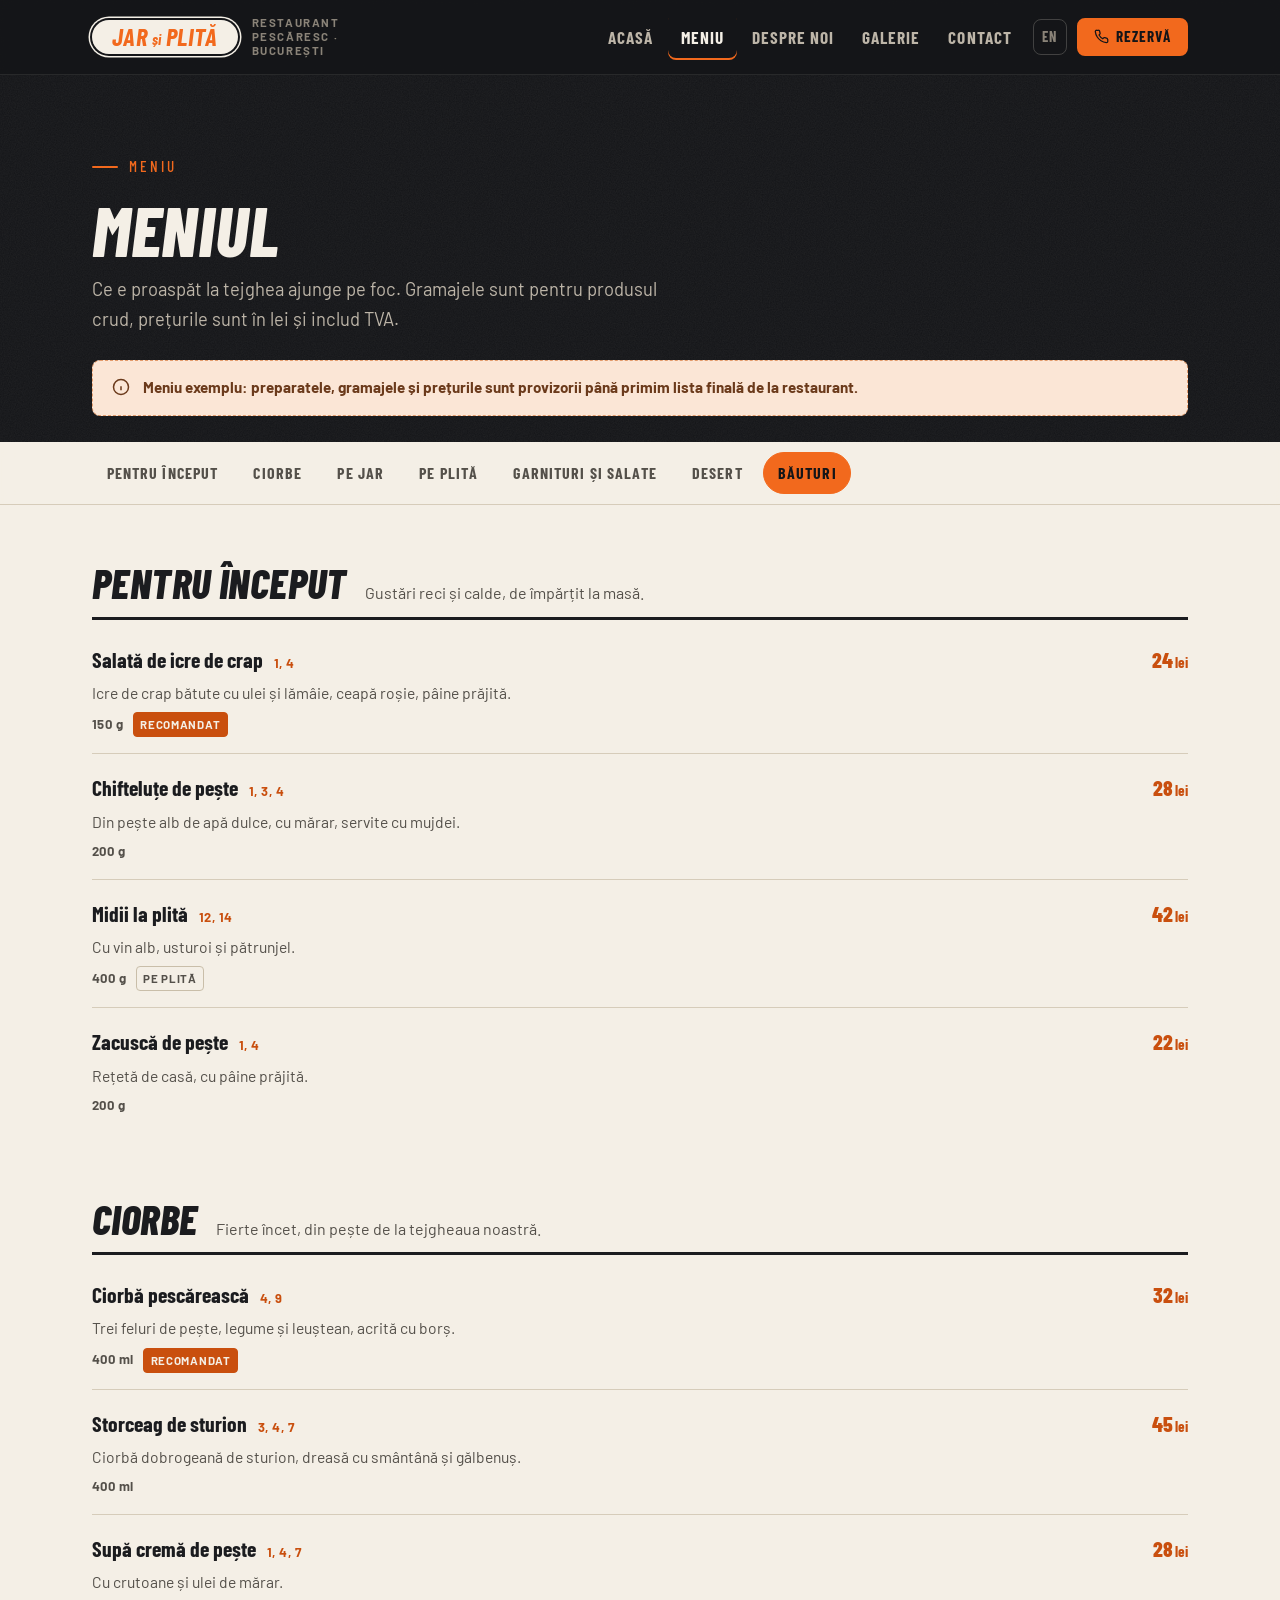
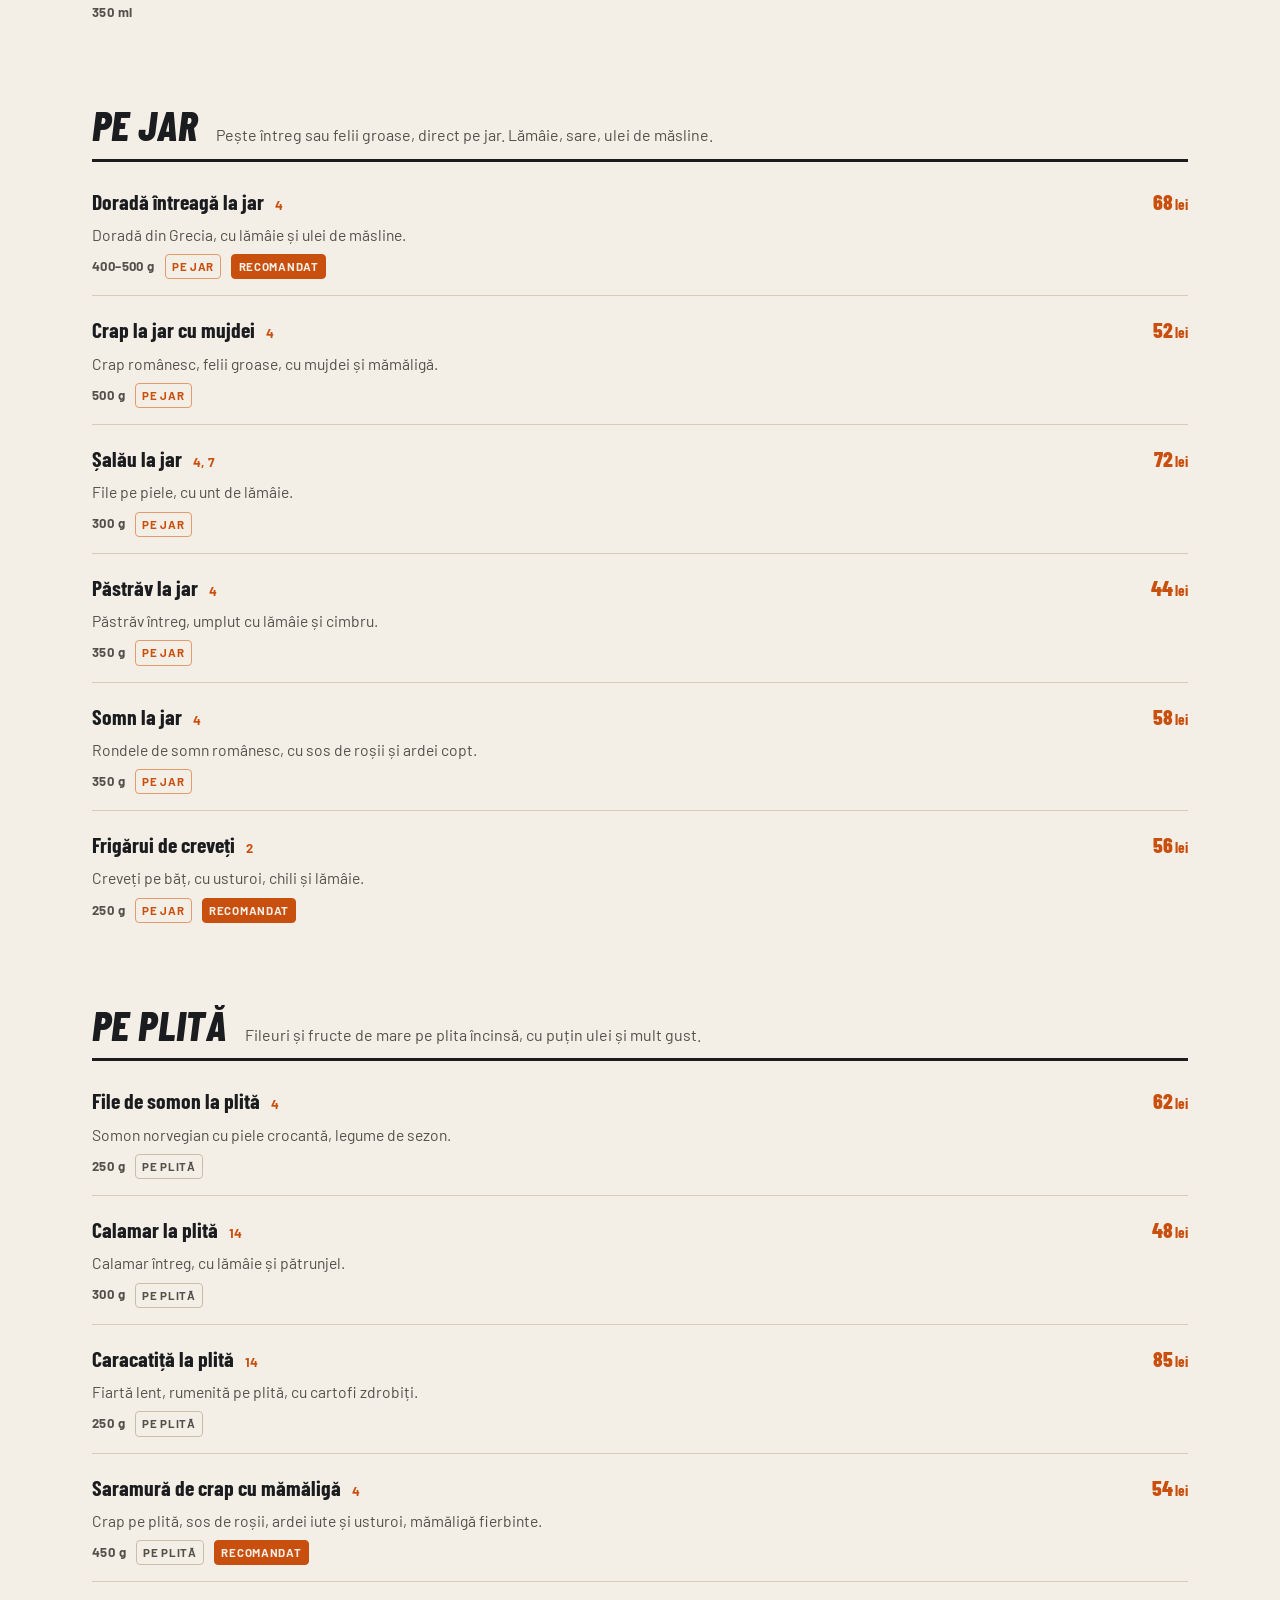
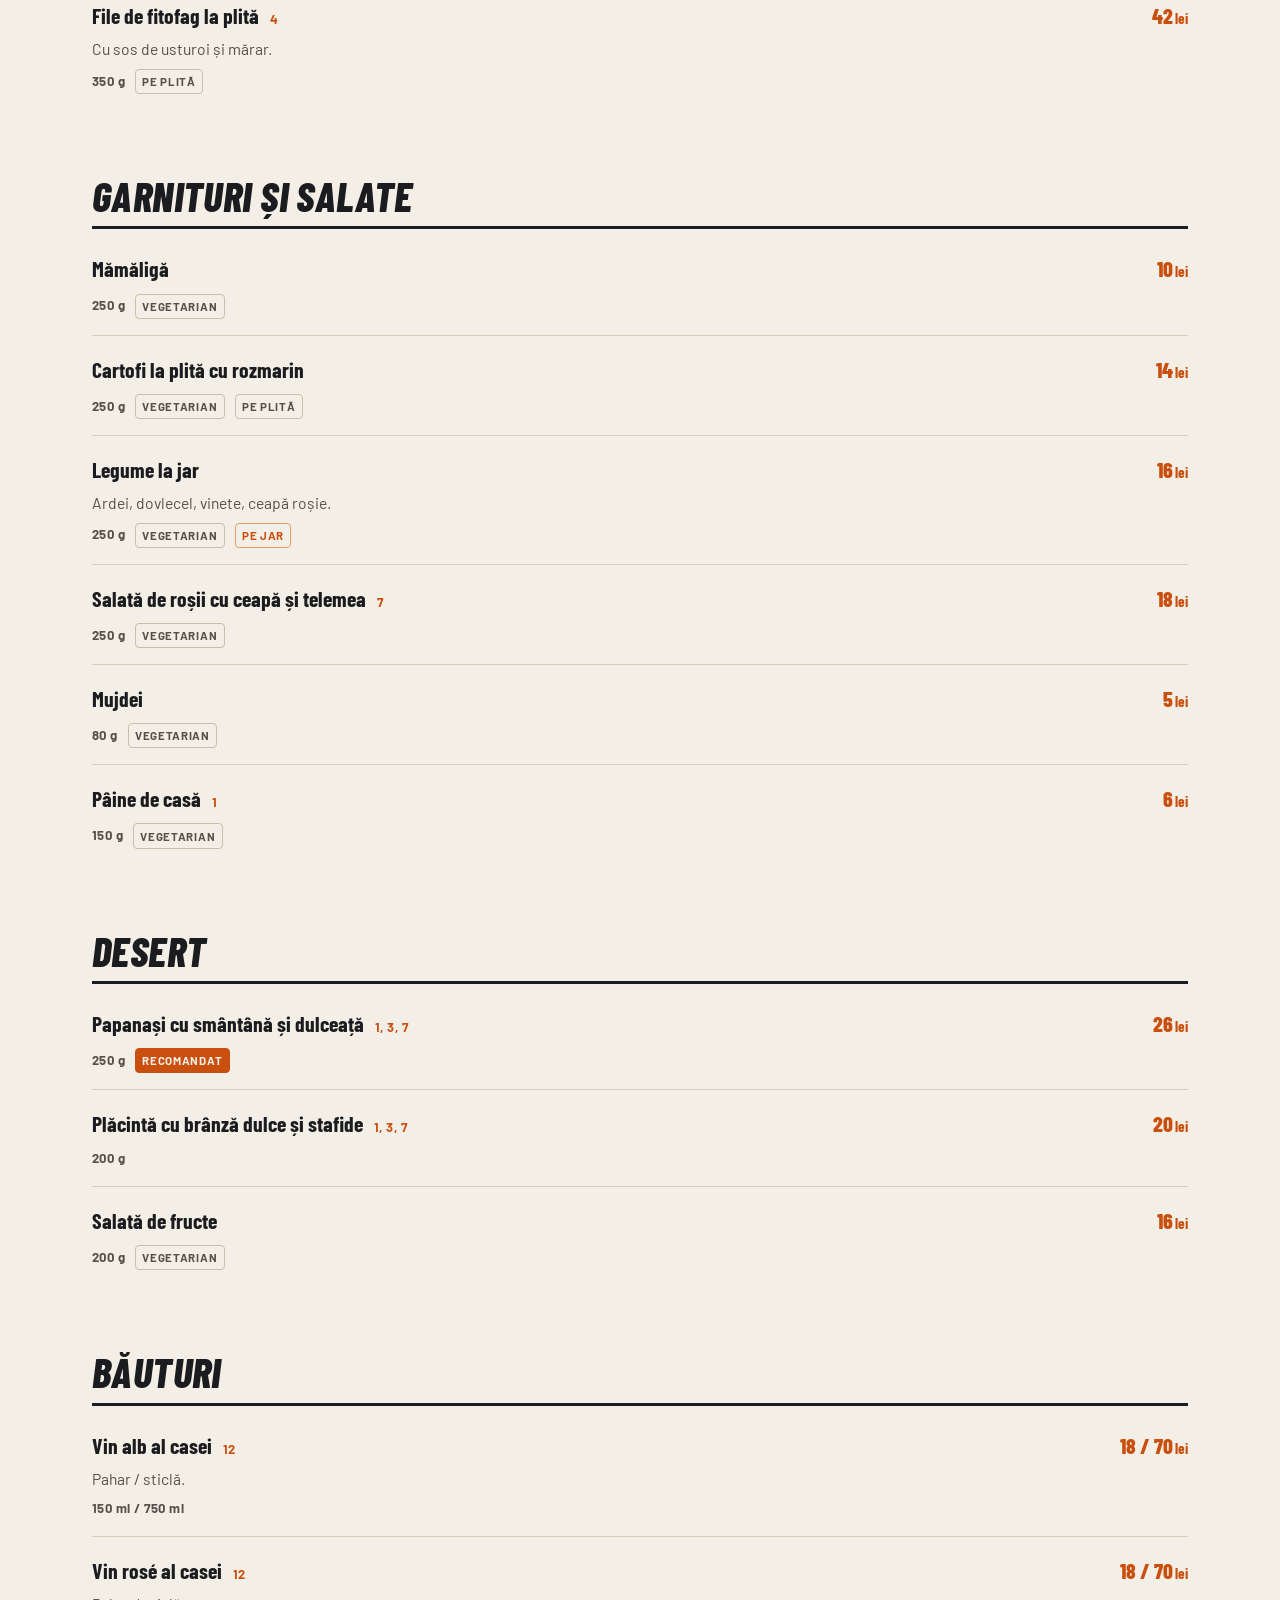
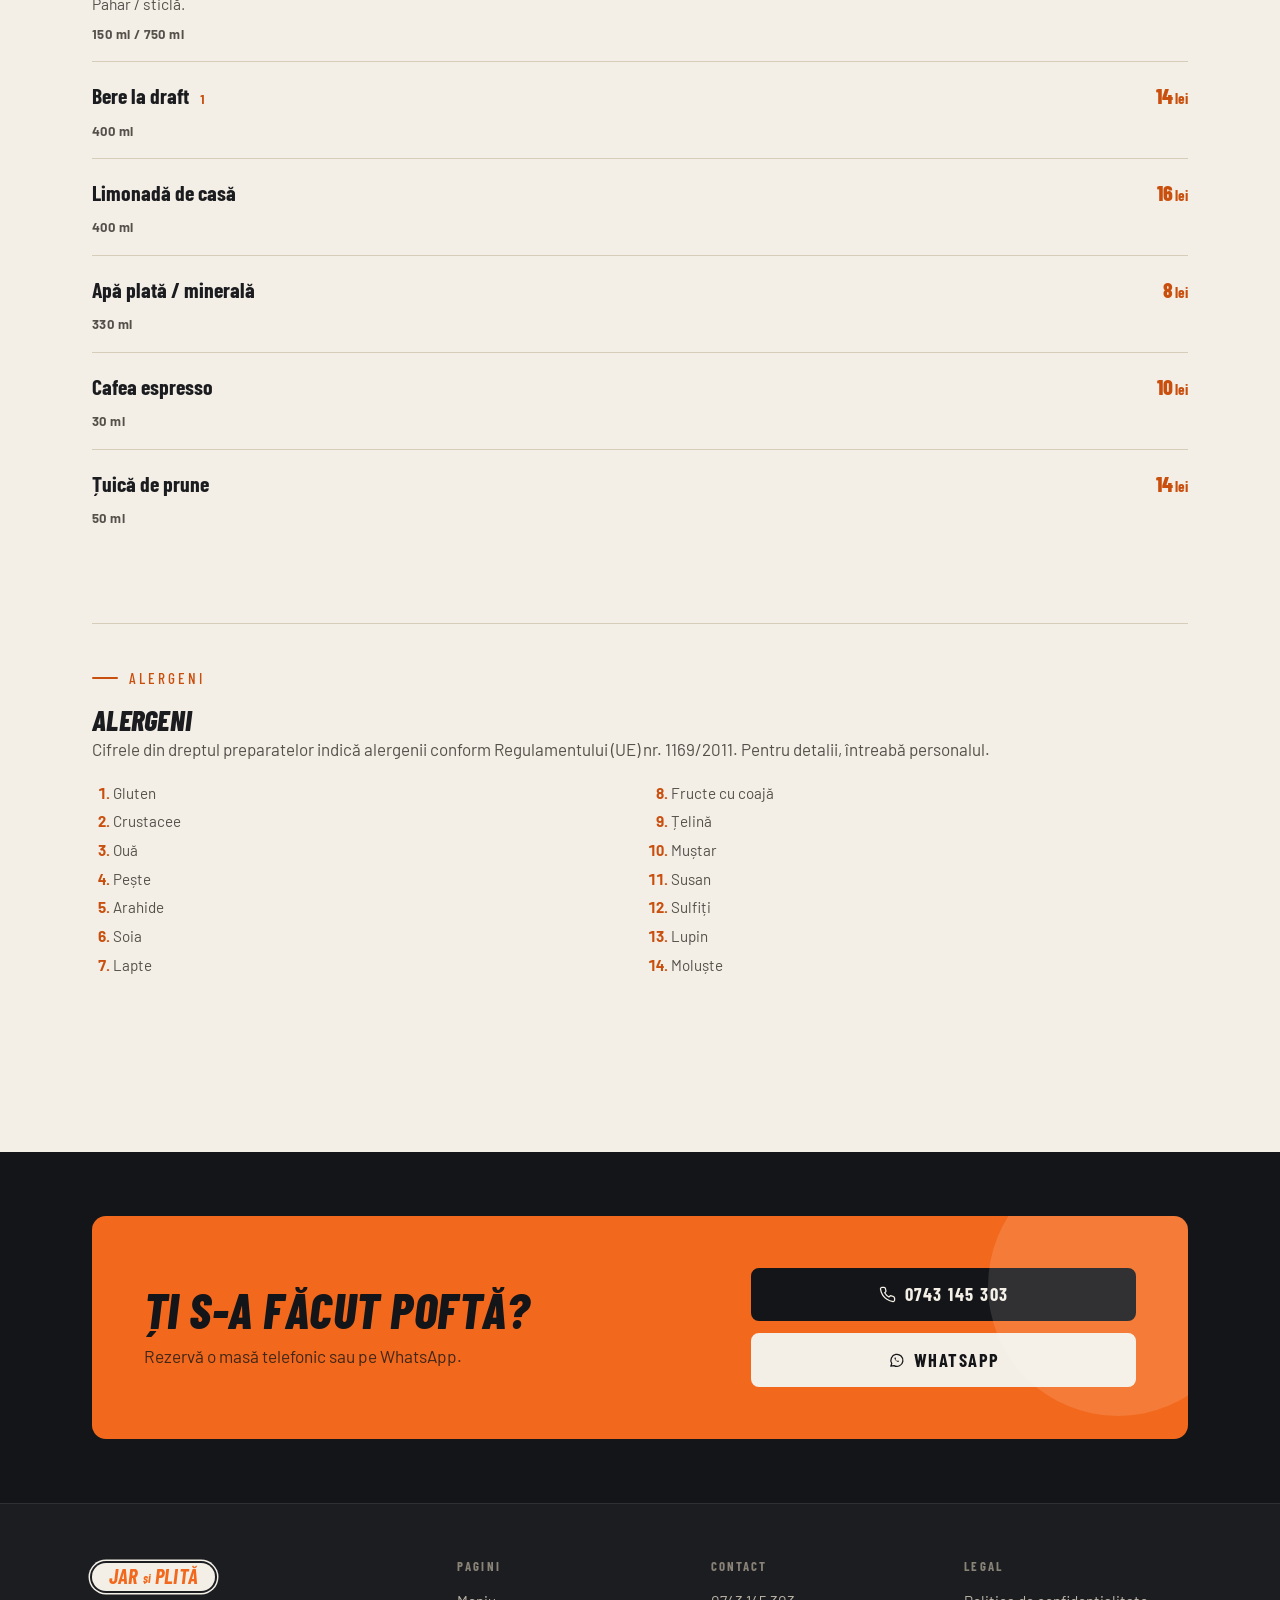
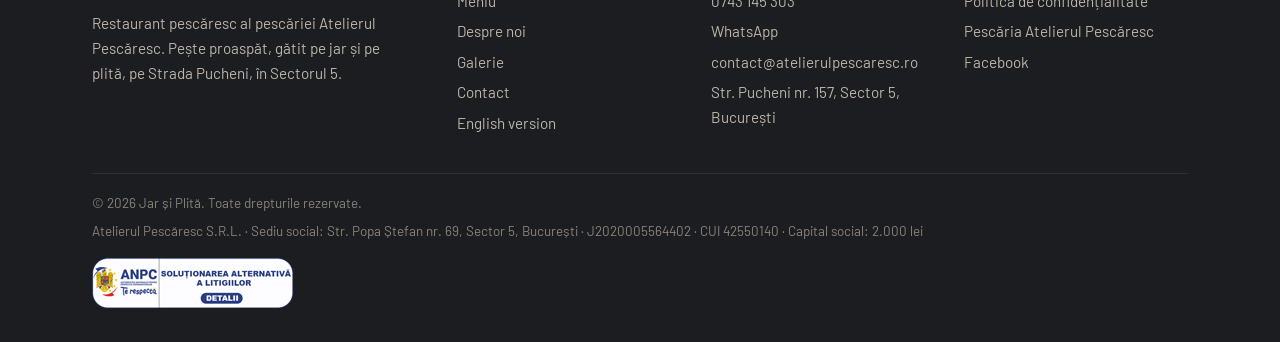
<file: meniu.html>
<!DOCTYPE html>
<html lang="ro">
<head>
<meta charset="utf-8">
<meta name="viewport" content="width=device-width, initial-scale=1">
<title>Meniu | Jar și Plită</title>
<meta name="description" content="Meniul restaurantului Jar și Plită din București: ciorbe pescărești, pește pe jar, preparate pe plită, garnituri, deserturi și băuturi. Prețuri cu TVA inclus.">
<meta name="robots" content="noindex, nofollow">
<link rel="canonical" href="https://jarsiplita.ro/meniu">
<link rel="alternate" hreflang="ro" href="https://jarsiplita.ro/meniu">
<link rel="alternate" hreflang="en" href="https://jarsiplita.ro/en/menu">
<link rel="alternate" hreflang="x-default" href="https://jarsiplita.ro/meniu">
<meta property="og:type" content="website">
<meta property="og:site_name" content="Jar și Plită">
<meta property="og:title" content="Meniu | Jar și Plită">
<meta property="og:description" content="Meniul restaurantului Jar și Plită din București: ciorbe pescărești, pește pe jar, preparate pe plită, garnituri, deserturi și băuturi. Prețuri cu TVA inclus.">
<meta property="og:url" content="https://jarsiplita.ro/meniu">
<meta property="og:image" content="https://jarsiplita.ro/img/hero-poster.jpg">
<meta property="og:locale" content="ro_RO">
<meta name="theme-color" content="#141518">
<link rel="icon" href="favicon.ico" sizes="32x32">
<link rel="icon" href="favicon.svg" type="image/svg+xml">
<link rel="apple-touch-icon" href="img/apple-touch-icon.png">
<link rel="stylesheet" href="css/style.css">
</head>
<body class="menu-page">
<svg class="svgdefs" width="0" height="0" aria-hidden="true" focusable="false">
  <!-- grainy ember glow used once, under the hero -->
  <filter id="embers" x="-10%" y="-10%" width="120%" height="120%" color-interpolation-filters="sRGB">
    <feTurbulence type="fractalNoise" baseFrequency="0.55 0.35" numOctaves="2" seed="7" result="n"/>
    <feColorMatrix in="n" type="luminanceToAlpha" result="na"/>
    <feComponentTransfer in="na" result="nb"><feFuncA type="table" tableValues="0 0 0.25 1 1"/></feComponentTransfer>
    <feComposite in="SourceGraphic" in2="nb" operator="in" result="grain"/>
    <feGaussianBlur in="grain" stdDeviation="0.5"/>
  </filter>
</svg>
<a class="skip" href="#main">Sari la conținut</a>

<header class="site" id="hdr">
  <div class="wrap bar">
    <a class="brand" href="./" aria-label="Jar și Plită">
      <span class="pill"><b>Jar</b><i>și</i><b>Plită</b></span>
      <span class="brand-sub">Restaurant pescăresc · București</span>
    </a>
    <button class="navtoggle" id="navToggle" aria-label="Deschide meniul de navigare" aria-expanded="false" aria-controls="nav" data-open="Deschide meniul de navigare" data-close="Închide meniul de navigare">
      <svg viewBox="0 0 24 24" width="22" height="22" fill="none" stroke="currentColor" stroke-width="2.2" stroke-linecap="round" aria-hidden="true"><path d="M3 6h18M3 12h18M3 18h18"/></svg>
    </button>
    <nav class="primary" id="nav" aria-label="Acasă">
      <a href="./">Acasă</a>
      <a href="meniu" aria-current="page">Meniu</a>
      <a href="despre">Despre noi</a>
      <a href="galerie">Galerie</a>
      <a href="contact">Contact</a>
      <a class="lang" href="en/menu" hreflang="en" lang="en" title="English version">EN</a>
      <a class="btn small" href="tel:+40743145303">
        <svg viewBox="0 0 24 24" width="15" height="15" fill="none" stroke="currentColor" stroke-width="2" aria-hidden="true"><path d="M22 16.9v3a2 2 0 0 1-2.2 2 19.8 19.8 0 0 1-8.6-3.1 19.5 19.5 0 0 1-6-6 19.8 19.8 0 0 1-3.1-8.7A2 2 0 0 1 4.1 2h3a2 2 0 0 1 2 1.7c.1.9.3 1.8.6 2.6a2 2 0 0 1-.5 2.1L8 9.6a16 16 0 0 0 6 6l1.2-1.2a2 2 0 0 1 2.1-.5c.8.3 1.7.5 2.6.6a2 2 0 0 1 1.7 2Z"/></svg>
        Rezervă
      </a>
    </nav>
  </div>
</header>

<main id="main">
<section class="page-hero">
  <div class="wrap">
    <span class="eyebrow">Meniu</span>
    <h1>Meniul</h1>
    <p class="lead">Ce e proaspăt la tejghea ajunge pe foc. Gramajele sunt pentru produsul crud, prețurile sunt în lei și includ TVA.</p>
    <div class="menu-note" role="note"><svg viewBox="0 0 24 24" width="20" height="20" fill="none" stroke="currentColor" stroke-width="1.8" aria-hidden="true"><circle cx="12" cy="12" r="9"/><path d="M12 11v5M12 8h.01"/></svg>
<span>Meniu exemplu: preparatele, gramajele și prețurile sunt provizorii până primim lista finală de la restaurant.</span></div>
  </div>
</section>

<div class="paper">
  <nav class="catnav" aria-label="Categorii din meniu">
    <div class="wrap">
      <ul>
        <li><a href="#inceput">Pentru început</a></li>
        <li><a href="#ciorbe">Ciorbe</a></li>
        <li><a href="#jar">Pe jar</a></li>
        <li><a href="#plita">Pe plită</a></li>
        <li><a href="#garnituri">Garnituri și salate</a></li>
        <li><a href="#desert">Desert</a></li>
        <li><a href="#bauturi">Băuturi</a></li>
      </ul>
    </div>
  </nav>

  <div class="wrap menu-body">
    <section class="menu-cat" id="inceput" aria-labelledby="cat-inceput">
      <div class="cat-head">
        <h2 id="cat-inceput">Pentru început</h2>
<p>Gustări reci și calde, de împărțit la masă.</p>      </div>
      <article class="mi">
        <div class="name">Salată de icre de crap<sup title="Alergeni">1, 4</sup></div>
        <span class="price">24<small>lei</small></span>

<p class="desc">Icre de crap bătute cu ulei și lămâie, ceapă roșie, pâine prăjită.</p>        <div class="meta">
          <span class="qty">150 g</span>
          <span class="chip fav">recomandat</span>
        </div>
      </article>
      <article class="mi">
        <div class="name">Chifteluțe de pește<sup title="Alergeni">1, 3, 4</sup></div>
        <span class="price">28<small>lei</small></span>

<p class="desc">Din pește alb de apă dulce, cu mărar, servite cu mujdei.</p>        <div class="meta">
          <span class="qty">200 g</span>
          
        </div>
      </article>
      <article class="mi">
        <div class="name">Midii la plită<sup title="Alergeni">12, 14</sup></div>
        <span class="price">42<small>lei</small></span>

<p class="desc">Cu vin alb, usturoi și pătrunjel.</p>        <div class="meta">
          <span class="qty">400 g</span>
          <span class="chip plita">pe plită</span>
        </div>
      </article>
      <article class="mi">
        <div class="name">Zacuscă de pește<sup title="Alergeni">1, 4</sup></div>
        <span class="price">22<small>lei</small></span>

<p class="desc">Rețetă de casă, cu pâine prăjită.</p>        <div class="meta">
          <span class="qty">200 g</span>
          
        </div>
      </article>
    </section>
    <section class="menu-cat" id="ciorbe" aria-labelledby="cat-ciorbe">
      <div class="cat-head">
        <h2 id="cat-ciorbe">Ciorbe</h2>
<p>Fierte încet, din pește de la tejgheaua noastră.</p>      </div>
      <article class="mi">
        <div class="name">Ciorbă pescărească<sup title="Alergeni">4, 9</sup></div>
        <span class="price">32<small>lei</small></span>

<p class="desc">Trei feluri de pește, legume și leuștean, acrită cu borș.</p>        <div class="meta">
          <span class="qty">400 ml</span>
          <span class="chip fav">recomandat</span>
        </div>
      </article>
      <article class="mi">
        <div class="name">Storceag de sturion<sup title="Alergeni">3, 4, 7</sup></div>
        <span class="price">45<small>lei</small></span>

<p class="desc">Ciorbă dobrogeană de sturion, dreasă cu smântână și gălbenuș.</p>        <div class="meta">
          <span class="qty">400 ml</span>
          
        </div>
      </article>
      <article class="mi">
        <div class="name">Supă cremă de pește<sup title="Alergeni">1, 4, 7</sup></div>
        <span class="price">28<small>lei</small></span>

<p class="desc">Cu crutoane și ulei de mărar.</p>        <div class="meta">
          <span class="qty">350 ml</span>
          
        </div>
      </article>
    </section>
    <section class="menu-cat" id="jar" aria-labelledby="cat-jar">
      <div class="cat-head">
        <h2 id="cat-jar">Pe jar</h2>
<p>Pește întreg sau felii groase, direct pe jar. Lămâie, sare, ulei de măsline.</p>      </div>
      <article class="mi">
        <div class="name">Doradă întreagă la jar<sup title="Alergeni">4</sup></div>
        <span class="price">68<small>lei</small></span>

<p class="desc">Doradă din Grecia, cu lămâie și ulei de măsline.</p>        <div class="meta">
          <span class="qty">400–500 g</span>
          <span class="chip jar">pe jar</span><span class="chip fav">recomandat</span>
        </div>
      </article>
      <article class="mi">
        <div class="name">Crap la jar cu mujdei<sup title="Alergeni">4</sup></div>
        <span class="price">52<small>lei</small></span>

<p class="desc">Crap românesc, felii groase, cu mujdei și mămăligă.</p>        <div class="meta">
          <span class="qty">500 g</span>
          <span class="chip jar">pe jar</span>
        </div>
      </article>
      <article class="mi">
        <div class="name">Șalău la jar<sup title="Alergeni">4, 7</sup></div>
        <span class="price">72<small>lei</small></span>

<p class="desc">File pe piele, cu unt de lămâie.</p>        <div class="meta">
          <span class="qty">300 g</span>
          <span class="chip jar">pe jar</span>
        </div>
      </article>
      <article class="mi">
        <div class="name">Păstrăv la jar<sup title="Alergeni">4</sup></div>
        <span class="price">44<small>lei</small></span>

<p class="desc">Păstrăv întreg, umplut cu lămâie și cimbru.</p>        <div class="meta">
          <span class="qty">350 g</span>
          <span class="chip jar">pe jar</span>
        </div>
      </article>
      <article class="mi">
        <div class="name">Somn la jar<sup title="Alergeni">4</sup></div>
        <span class="price">58<small>lei</small></span>

<p class="desc">Rondele de somn românesc, cu sos de roșii și ardei copt.</p>        <div class="meta">
          <span class="qty">350 g</span>
          <span class="chip jar">pe jar</span>
        </div>
      </article>
      <article class="mi">
        <div class="name">Frigărui de creveți<sup title="Alergeni">2</sup></div>
        <span class="price">56<small>lei</small></span>

<p class="desc">Creveți pe băț, cu usturoi, chili și lămâie.</p>        <div class="meta">
          <span class="qty">250 g</span>
          <span class="chip jar">pe jar</span><span class="chip fav">recomandat</span>
        </div>
      </article>
    </section>
    <section class="menu-cat" id="plita" aria-labelledby="cat-plita">
      <div class="cat-head">
        <h2 id="cat-plita">Pe plită</h2>
<p>Fileuri și fructe de mare pe plita încinsă, cu puțin ulei și mult gust.</p>      </div>
      <article class="mi">
        <div class="name">File de somon la plită<sup title="Alergeni">4</sup></div>
        <span class="price">62<small>lei</small></span>

<p class="desc">Somon norvegian cu piele crocantă, legume de sezon.</p>        <div class="meta">
          <span class="qty">250 g</span>
          <span class="chip plita">pe plită</span>
        </div>
      </article>
      <article class="mi">
        <div class="name">Calamar la plită<sup title="Alergeni">14</sup></div>
        <span class="price">48<small>lei</small></span>

<p class="desc">Calamar întreg, cu lămâie și pătrunjel.</p>        <div class="meta">
          <span class="qty">300 g</span>
          <span class="chip plita">pe plită</span>
        </div>
      </article>
      <article class="mi">
        <div class="name">Caracatiță la plită<sup title="Alergeni">14</sup></div>
        <span class="price">85<small>lei</small></span>

<p class="desc">Fiartă lent, rumenită pe plită, cu cartofi zdrobiți.</p>        <div class="meta">
          <span class="qty">250 g</span>
          <span class="chip plita">pe plită</span>
        </div>
      </article>
      <article class="mi">
        <div class="name">Saramură de crap cu mămăligă<sup title="Alergeni">4</sup></div>
        <span class="price">54<small>lei</small></span>

<p class="desc">Crap pe plită, sos de roșii, ardei iute și usturoi, mămăligă fierbinte.</p>        <div class="meta">
          <span class="qty">450 g</span>
          <span class="chip plita">pe plită</span><span class="chip fav">recomandat</span>
        </div>
      </article>
      <article class="mi">
        <div class="name">File de fitofag la plită<sup title="Alergeni">4</sup></div>
        <span class="price">42<small>lei</small></span>

<p class="desc">Cu sos de usturoi și mărar.</p>        <div class="meta">
          <span class="qty">350 g</span>
          <span class="chip plita">pe plită</span>
        </div>
      </article>
    </section>
    <section class="menu-cat" id="garnituri" aria-labelledby="cat-garnituri">
      <div class="cat-head">
        <h2 id="cat-garnituri">Garnituri și salate</h2>
      </div>
      <article class="mi">
        <div class="name">Mămăligă</div>
        <span class="price">10<small>lei</small></span>

        <div class="meta">
          <span class="qty">250 g</span>
          <span class="chip veg">vegetarian</span>
        </div>
      </article>
      <article class="mi">
        <div class="name">Cartofi la plită cu rozmarin</div>
        <span class="price">14<small>lei</small></span>

        <div class="meta">
          <span class="qty">250 g</span>
          <span class="chip veg">vegetarian</span><span class="chip plita">pe plită</span>
        </div>
      </article>
      <article class="mi">
        <div class="name">Legume la jar</div>
        <span class="price">16<small>lei</small></span>

<p class="desc">Ardei, dovlecel, vinete, ceapă roșie.</p>        <div class="meta">
          <span class="qty">250 g</span>
          <span class="chip veg">vegetarian</span><span class="chip jar">pe jar</span>
        </div>
      </article>
      <article class="mi">
        <div class="name">Salată de roșii cu ceapă și telemea<sup title="Alergeni">7</sup></div>
        <span class="price">18<small>lei</small></span>

        <div class="meta">
          <span class="qty">250 g</span>
          <span class="chip veg">vegetarian</span>
        </div>
      </article>
      <article class="mi">
        <div class="name">Mujdei</div>
        <span class="price">5<small>lei</small></span>

        <div class="meta">
          <span class="qty">80 g</span>
          <span class="chip veg">vegetarian</span>
        </div>
      </article>
      <article class="mi">
        <div class="name">Pâine de casă<sup title="Alergeni">1</sup></div>
        <span class="price">6<small>lei</small></span>

        <div class="meta">
          <span class="qty">150 g</span>
          <span class="chip veg">vegetarian</span>
        </div>
      </article>
    </section>
    <section class="menu-cat" id="desert" aria-labelledby="cat-desert">
      <div class="cat-head">
        <h2 id="cat-desert">Desert</h2>
      </div>
      <article class="mi">
        <div class="name">Papanași cu smântână și dulceață<sup title="Alergeni">1, 3, 7</sup></div>
        <span class="price">26<small>lei</small></span>

        <div class="meta">
          <span class="qty">250 g</span>
          <span class="chip fav">recomandat</span>
        </div>
      </article>
      <article class="mi">
        <div class="name">Plăcintă cu brânză dulce și stafide<sup title="Alergeni">1, 3, 7</sup></div>
        <span class="price">20<small>lei</small></span>

        <div class="meta">
          <span class="qty">200 g</span>
          
        </div>
      </article>
      <article class="mi">
        <div class="name">Salată de fructe</div>
        <span class="price">16<small>lei</small></span>

        <div class="meta">
          <span class="qty">200 g</span>
          <span class="chip veg">vegetarian</span>
        </div>
      </article>
    </section>
    <section class="menu-cat" id="bauturi" aria-labelledby="cat-bauturi">
      <div class="cat-head">
        <h2 id="cat-bauturi">Băuturi</h2>
      </div>
      <article class="mi">
        <div class="name">Vin alb al casei<sup title="Alergeni">12</sup></div>
        <span class="price">18 / 70<small>lei</small></span>

<p class="desc">Pahar / sticlă.</p>        <div class="meta">
          <span class="qty">150 ml / 750 ml</span>
          
        </div>
      </article>
      <article class="mi">
        <div class="name">Vin rosé al casei<sup title="Alergeni">12</sup></div>
        <span class="price">18 / 70<small>lei</small></span>

<p class="desc">Pahar / sticlă.</p>        <div class="meta">
          <span class="qty">150 ml / 750 ml</span>
          
        </div>
      </article>
      <article class="mi">
        <div class="name">Bere la draft<sup title="Alergeni">1</sup></div>
        <span class="price">14<small>lei</small></span>

        <div class="meta">
          <span class="qty">400 ml</span>
          
        </div>
      </article>
      <article class="mi">
        <div class="name">Limonadă de casă</div>
        <span class="price">16<small>lei</small></span>

        <div class="meta">
          <span class="qty">400 ml</span>
          
        </div>
      </article>
      <article class="mi">
        <div class="name">Apă plată / minerală</div>
        <span class="price">8<small>lei</small></span>

        <div class="meta">
          <span class="qty">330 ml</span>
          
        </div>
      </article>
      <article class="mi">
        <div class="name">Cafea espresso</div>
        <span class="price">10<small>lei</small></span>

        <div class="meta">
          <span class="qty">30 ml</span>
          
        </div>
      </article>
      <article class="mi">
        <div class="name">Țuică de prune</div>
        <span class="price">14<small>lei</small></span>

        <div class="meta">
          <span class="qty">50 ml</span>
          
        </div>
      </article>
    </section>

    <section class="allergens" id="alergeni" aria-labelledby="allergens-title">
      <span class="eyebrow">Alergeni</span>
      <h2 id="allergens-title">Alergeni</h2>
      <p>Cifrele din dreptul preparatelor indică alergenii conform Regulamentului (UE) nr. 1169/2011. Pentru detalii, întreabă personalul.</p>
      <ol>
        <li value="1">Gluten</li>
        <li value="2">Crustacee</li>
        <li value="3">Ouă</li>
        <li value="4">Pește</li>
        <li value="5">Arahide</li>
        <li value="6">Soia</li>
        <li value="7">Lapte</li>
        <li value="8">Fructe cu coajă</li>
        <li value="9">Țelină</li>
        <li value="10">Muștar</li>
        <li value="11">Susan</li>
        <li value="12">Sulfiți</li>
        <li value="13">Lupin</li>
        <li value="14">Moluște</li>
      </ol>
    </section>
  </div>
</div>

<section class="tight" aria-labelledby="menu-cta">
  <div class="wrap">
    <div class="band">
      <div>
        <h2 id="menu-cta">Ți s-a făcut poftă?</h2>
        <p>Rezervă o masă telefonic sau pe WhatsApp.</p>
      </div>
      <div class="actions">
        <a class="btn dark" href="tel:+40743145303"><svg viewBox="0 0 24 24" width="17" height="17" fill="none" stroke="currentColor" stroke-width="1.8" aria-hidden="true"><path d="M22 16.9v3a2 2 0 0 1-2.2 2 19.8 19.8 0 0 1-8.6-3.1 19.5 19.5 0 0 1-6-6 19.8 19.8 0 0 1-3.1-8.7A2 2 0 0 1 4.1 2h3a2 2 0 0 1 2 1.7c.1.9.3 1.8.6 2.6a2 2 0 0 1-.5 2.1L8 9.6a16 16 0 0 0 6 6l1.2-1.2a2 2 0 0 1 2.1-.5c.8.3 1.7.5 2.6.6a2 2 0 0 1 1.7 2Z"/></svg>
 0743 145 303</a>
        <a class="btn cream" href="https://wa.me/40743145303" rel="noopener"><svg viewBox="0 0 24 24" width="17" height="17" fill="none" stroke="currentColor" stroke-width="1.8" stroke-linejoin="round" aria-hidden="true"><path d="M4 20l1.3-3.8A8.5 8.5 0 1 1 8.4 19.2z"/><path d="M9 8.5c.2 2.5 3 5.3 5.5 5.5l1.2-1.2-1.8-.9-.9.7c-1-.4-2-1.4-2.4-2.4l.7-.9-.9-1.8z" fill="currentColor" stroke="none"/></svg>
 WhatsApp</a>
      </div>
    </div>
  </div>
</section>
</main>

<footer class="site">
  <div class="wrap">
    <div class="cols">
      <div>
        <a class="brand" href="./"><span class="pill"><b>Jar</b><i>și</i><b>Plită</b></span></a>
        <p class="fabout">Restaurant pescăresc al pescăriei Atelierul Pescăresc. Pește proaspăt, gătit pe jar și pe plită, pe Strada Pucheni, în Sectorul 5.</p>
      </div>
      <div>
        <h4>Pagini</h4>
        <a href="meniu">Meniu</a>
        <a href="despre">Despre noi</a>
        <a href="galerie">Galerie</a>
        <a href="contact">Contact</a>
        <a href="en/menu" hreflang="en" lang="en">English version</a>
      </div>
      <div>
        <h4>Contact</h4>
        <a href="tel:+40743145303">0743 145 303</a>
        <a href="https://wa.me/40743145303" rel="noopener">WhatsApp</a>
        <a href="mailto:contact@atelierulpescaresc.ro">contact@atelierulpescaresc.ro</a>
        <span class="addr">Str. Pucheni nr. 157, Sector 5, București</span>
      </div>
      <div>
        <h4>Legal</h4>
        <a href="confidentialitate">Politica de confidențialitate</a>
        <a href="https://www.atelierulpescaresc.ro/" rel="noopener">Pescăria Atelierul Pescăresc</a>
        <a href="https://www.facebook.com/atelierulpescaresconline" rel="noopener">Facebook</a>
      </div>
    </div>
    <div class="legal">
      <span>© 2026 Jar și Plită. Toate drepturile rezervate.</span>
      <span class="company">Atelierul Pescăresc S.R.L. · Sediu social: Str. Popa Ștefan nr. 69, Sector 5, București · J2020005564402 · CUI 42550140 · Capital social: 2.000 lei</span>
      <a class="sal" href="https://reclamatiisal.anpc.ro" rel="noopener" title="Soluționarea alternativă a litigiilor (ANPC)">
        <img src="img/anpc-sal.png" width="250" height="50" alt="Soluționarea alternativă a litigiilor (ANPC)" loading="lazy">
      </a>
    </div>
  </div>
</footer>

<script src="js/main.js" defer></script>
</body>
</html>
</file>
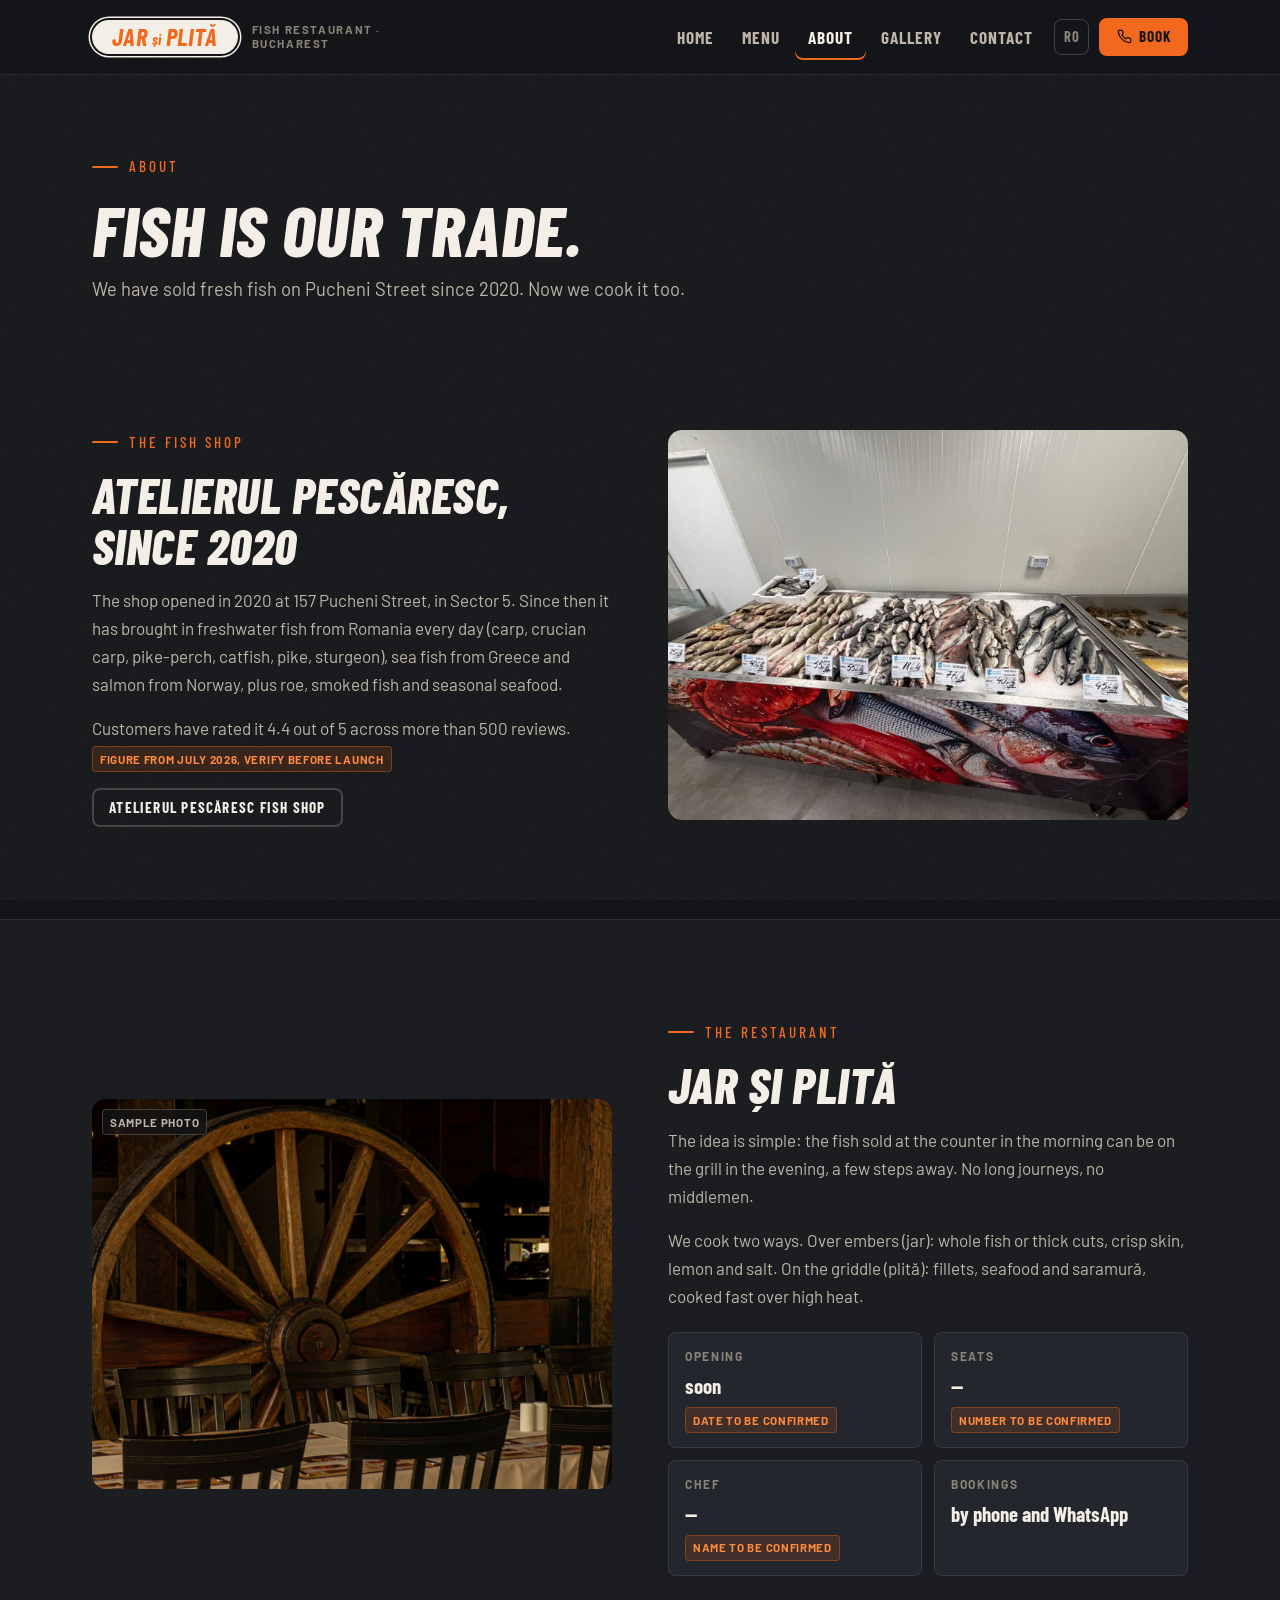
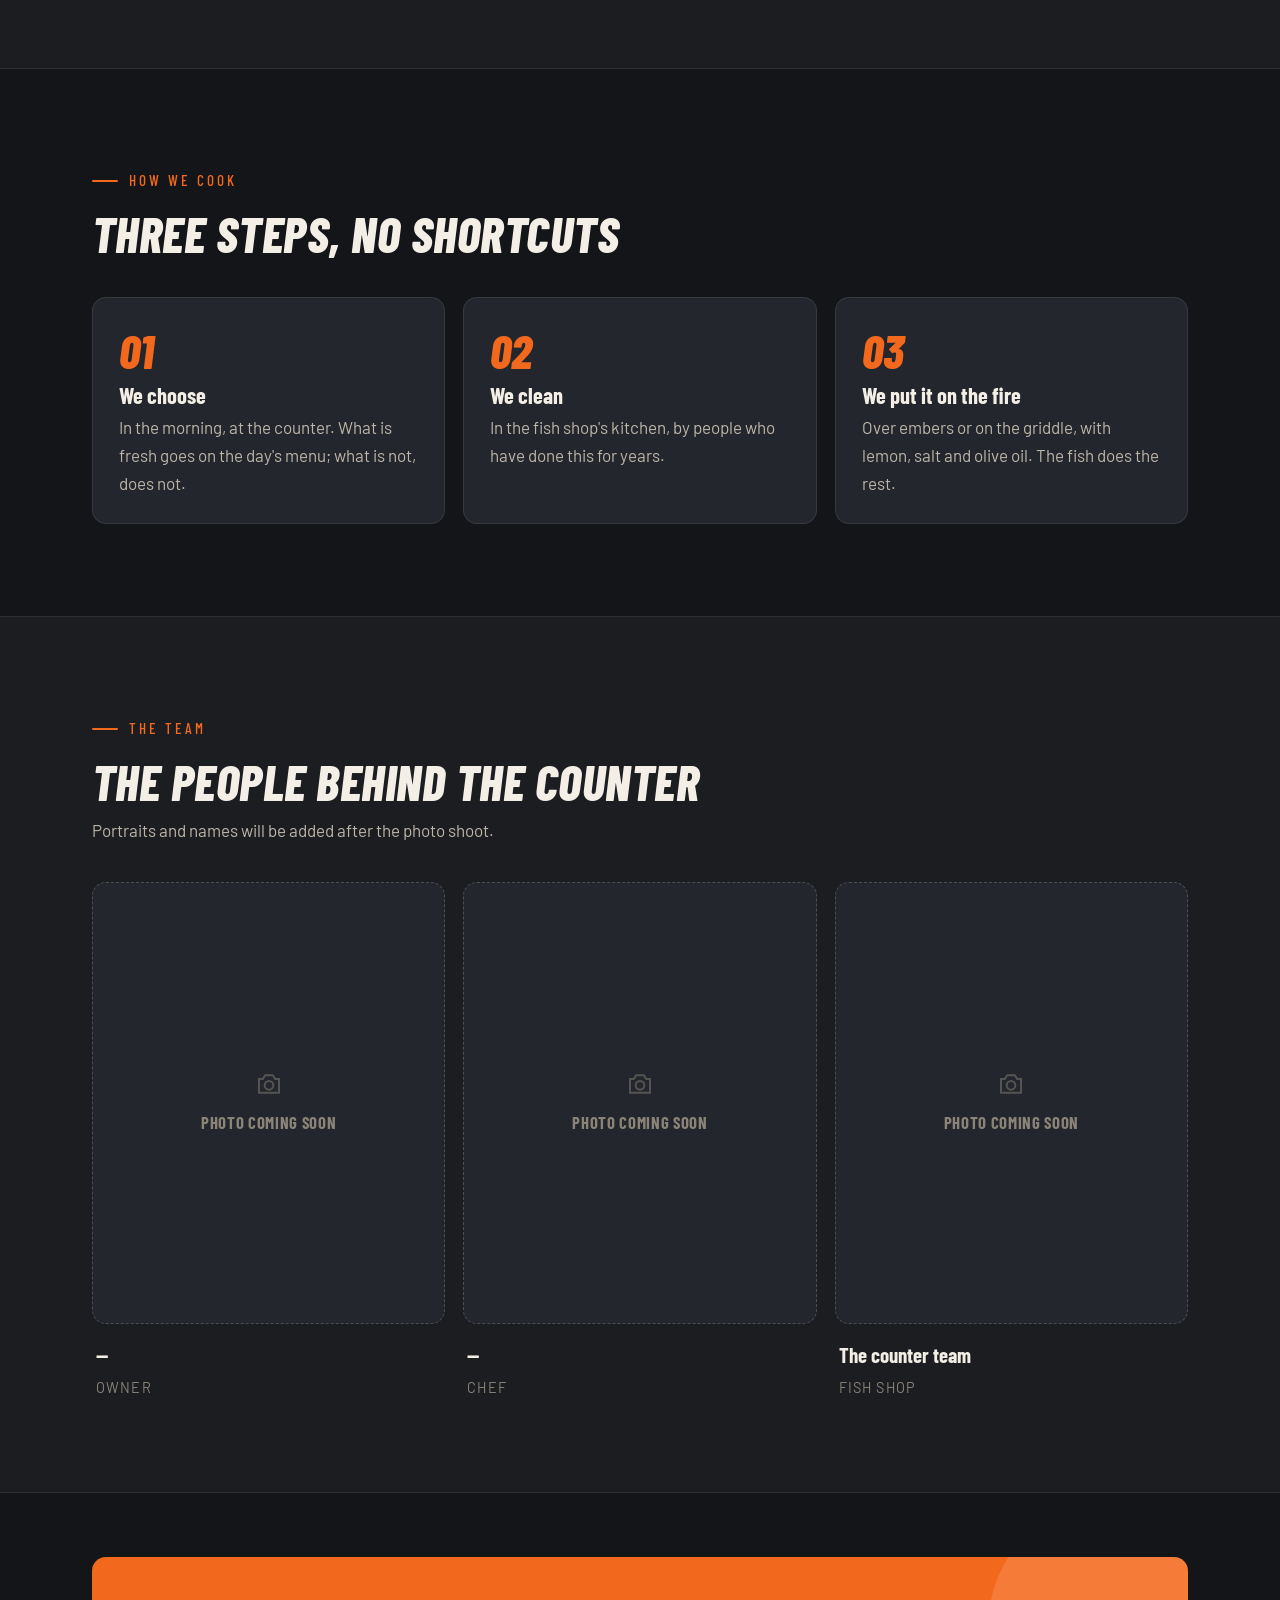
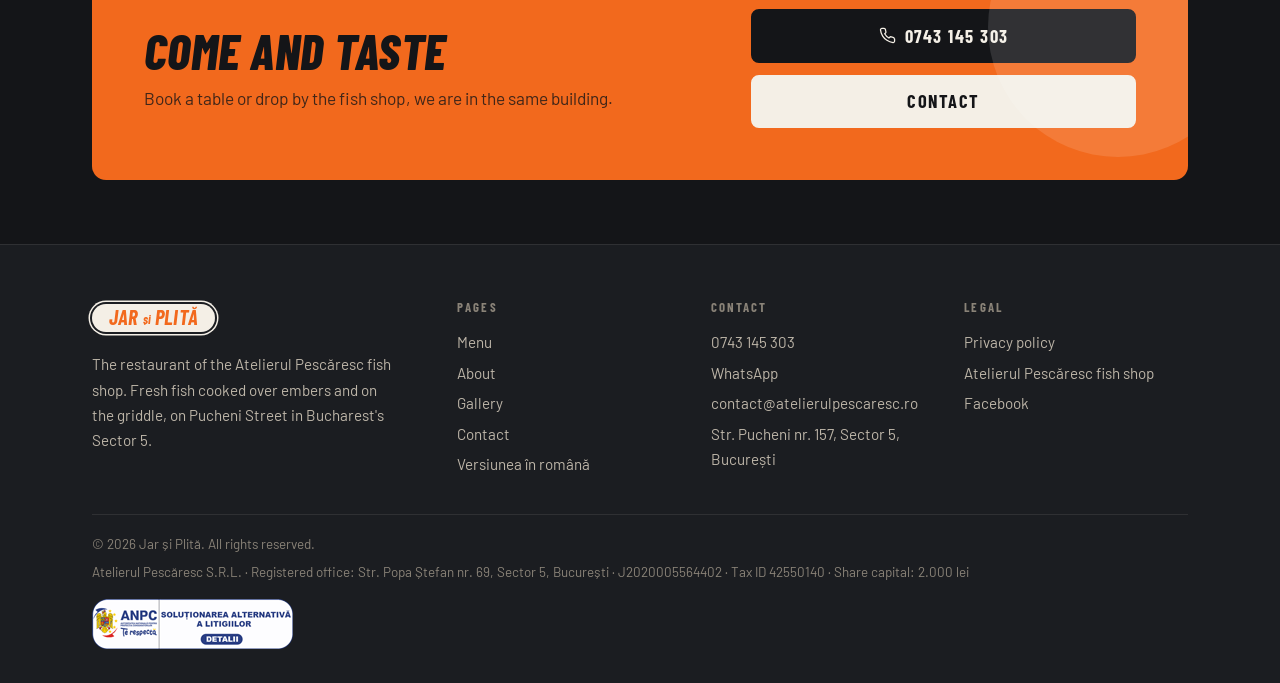
<file: en/about.html>
<!DOCTYPE html>
<html lang="en">
<head>
<meta charset="utf-8">
<meta name="viewport" content="width=device-width, initial-scale=1">
<title>About us | Jar și Plită</title>
<meta name="description" content="The story of the Jar și Plită restaurant and the Atelierul Pescăresc fish shop in Sector 5, Bucharest: fresh fish since 2020, now also cooked over embers and on the griddle.">
<meta name="robots" content="noindex, nofollow">
<link rel="canonical" href="https://jarsiplita.ro/en/about">
<link rel="alternate" hreflang="ro" href="https://jarsiplita.ro/despre">
<link rel="alternate" hreflang="en" href="https://jarsiplita.ro/en/about">
<link rel="alternate" hreflang="x-default" href="https://jarsiplita.ro/despre">
<meta property="og:type" content="website">
<meta property="og:site_name" content="Jar și Plită">
<meta property="og:title" content="About us | Jar și Plită">
<meta property="og:description" content="The story of the Jar și Plită restaurant and the Atelierul Pescăresc fish shop in Sector 5, Bucharest: fresh fish since 2020, now also cooked over embers and on the griddle.">
<meta property="og:url" content="https://jarsiplita.ro/en/about">
<meta property="og:image" content="https://jarsiplita.ro/img/hero-poster.jpg">
<meta property="og:locale" content="en_GB">
<meta name="theme-color" content="#141518">
<link rel="icon" href="../favicon.ico" sizes="32x32">
<link rel="icon" href="../favicon.svg" type="image/svg+xml">
<link rel="apple-touch-icon" href="../img/apple-touch-icon.png">
<link rel="stylesheet" href="../css/style.css">
</head>
<body class="">
<svg class="svgdefs" width="0" height="0" aria-hidden="true" focusable="false">
  <!-- grainy ember glow used once, under the hero -->
  <filter id="embers" x="-10%" y="-10%" width="120%" height="120%" color-interpolation-filters="sRGB">
    <feTurbulence type="fractalNoise" baseFrequency="0.55 0.35" numOctaves="2" seed="7" result="n"/>
    <feColorMatrix in="n" type="luminanceToAlpha" result="na"/>
    <feComponentTransfer in="na" result="nb"><feFuncA type="table" tableValues="0 0 0.25 1 1"/></feComponentTransfer>
    <feComposite in="SourceGraphic" in2="nb" operator="in" result="grain"/>
    <feGaussianBlur in="grain" stdDeviation="0.5"/>
  </filter>
</svg>
<a class="skip" href="#main">Skip to content</a>

<header class="site" id="hdr">
  <div class="wrap bar">
    <a class="brand" href="./" aria-label="Jar și Plită">
      <span class="pill"><b>Jar</b><i>și</i><b>Plită</b></span>
      <span class="brand-sub">Fish restaurant · Bucharest</span>
    </a>
    <button class="navtoggle" id="navToggle" aria-label="Open navigation" aria-expanded="false" aria-controls="nav" data-open="Open navigation" data-close="Close navigation">
      <svg viewBox="0 0 24 24" width="22" height="22" fill="none" stroke="currentColor" stroke-width="2.2" stroke-linecap="round" aria-hidden="true"><path d="M3 6h18M3 12h18M3 18h18"/></svg>
    </button>
    <nav class="primary" id="nav" aria-label="Home">
      <a href="./">Home</a>
      <a href="menu">Menu</a>
      <a href="about" aria-current="page">About</a>
      <a href="gallery">Gallery</a>
      <a href="contact">Contact</a>
      <a class="lang" href="../despre" hreflang="ro" lang="ro" title="Versiunea în română">RO</a>
      <a class="btn small" href="tel:+40743145303">
        <svg viewBox="0 0 24 24" width="15" height="15" fill="none" stroke="currentColor" stroke-width="2" aria-hidden="true"><path d="M22 16.9v3a2 2 0 0 1-2.2 2 19.8 19.8 0 0 1-8.6-3.1 19.5 19.5 0 0 1-6-6 19.8 19.8 0 0 1-3.1-8.7A2 2 0 0 1 4.1 2h3a2 2 0 0 1 2 1.7c.1.9.3 1.8.6 2.6a2 2 0 0 1-.5 2.1L8 9.6a16 16 0 0 0 6 6l1.2-1.2a2 2 0 0 1 2.1-.5c.8.3 1.7.5 2.6.6a2 2 0 0 1 1.7 2Z"/></svg>
        Book
      </a>
    </nav>
  </div>
</header>

<main id="main">
<section class="page-hero">
  <div class="wrap">
    <span class="eyebrow">About</span>
    <h1>Fish is our trade.</h1>
    <p class="lead">We have sold fresh fish on Pucheni Street since 2020. Now we cook it too.</p>
  </div>
</section>

<section id="pescaria" aria-labelledby="shop-title">
  <div class="wrap split">
    <div>
      <span class="eyebrow">The fish shop</span>
      <h2 id="shop-title">Atelierul Pescăresc, since 2020</h2>
      <p>The shop opened in 2020 at 157 Pucheni Street, in Sector 5. Since then it has brought in freshwater fish from Romania every day (carp, crucian carp, pike-perch, catfish, pike, sturgeon), sea fish from Greece and salmon from Norway, plus roe, smoked fish and seasonal seafood.</p>
      <p>Customers have rated it 4.4 out of 5 across more than 500 reviews. <span class="tag note">figure from July 2026, verify before launch</span></p>
      <div class="cta"><a class="btn ghost small" href="https://www.atelierulpescaresc.ro/" rel="noopener">Atelierul Pescăresc fish shop</a></div>
    </div>
    <figure class="photo landscape has-img">
  <img src="../img/shop-counter-1.jpg" alt="The counter at the Atelierul Pescăresc fish shop" loading="lazy">
</figure>

  </div>
</section>

<section class="alt" id="restaurantul" aria-labelledby="rest-title">
  <div class="wrap split">
    <figure class="photo landscape has-img">
  <img src="../img/interior.jpg" alt="The dining room at Jar și Plită" loading="lazy">
<span class="tag sample">Sample photo</span></figure>

    <div>
      <span class="eyebrow">The restaurant</span>
      <h2 id="rest-title">Jar și Plită</h2>
      <p>The idea is simple: the fish sold at the counter in the morning can be on the grill in the evening, a few steps away. No long journeys, no middlemen.</p>
      <p>We cook two ways. Over embers (jar): whole fish or thick cuts, crisp skin, lemon and salt. On the griddle (plită): fillets, seafood and saramură, cooked fast over high heat.</p>
      <ul class="facts">
        <li><span class="k">Opening</span><span class="v">soon</span> <span class="tag note">date to be confirmed</span></li>
        <li><span class="k">Seats</span><span class="v">—</span> <span class="tag note">number to be confirmed</span></li>
        <li><span class="k">Chef</span><span class="v">—</span> <span class="tag note">name to be confirmed</span></li>
        <li><span class="k">Bookings</span><span class="v">by phone and WhatsApp</span></li>
      </ul>
    </div>
  </div>
</section>

<section id="cum-gatim" aria-labelledby="how-title">
  <div class="wrap">
    <div class="sec-head">
      <span class="eyebrow">How we cook</span>
      <h2 id="how-title">Three steps, no shortcuts</h2>
    </div>
    <div class="grid steps">
      <article class="step"><h3>We choose</h3><p>In the morning, at the counter. What is fresh goes on the day&#39;s menu; what is not, does not.</p></article>
      <article class="step"><h3>We clean</h3><p>In the fish shop&#39;s kitchen, by people who have done this for years.</p></article>
      <article class="step"><h3>We put it on the fire</h3><p>Over embers or on the griddle, with lemon, salt and olive oil. The fish does the rest.</p></article>
    </div>
  </div>
</section>

<section class="alt" id="echipa" aria-labelledby="team-title">
  <div class="wrap">
    <div class="sec-head">
      <span class="eyebrow">The team</span>
      <h2 id="team-title">The people behind the counter</h2>
      <p>Portraits and names will be added after the photo shoot.</p>
    </div>
    <div class="grid team">
      <article class="member">
        <figure class="photo ">
  <span class="cap">
    <span>
      <svg viewBox="0 0 24 24" width="30" height="30" fill="none" stroke="currentColor" stroke-width="1.6" aria-hidden="true"><path d="M4 8h3l2-3h6l2 3h3v11H4z"/><circle cx="12" cy="13" r="3.5"/></svg>
      Photo coming soon
    </span>
  </span>
</figure>

        <div class="who"><b>—</b><span>Owner</span></div>
      </article>
      <article class="member">
        <figure class="photo ">
  <span class="cap">
    <span>
      <svg viewBox="0 0 24 24" width="30" height="30" fill="none" stroke="currentColor" stroke-width="1.6" aria-hidden="true"><path d="M4 8h3l2-3h6l2 3h3v11H4z"/><circle cx="12" cy="13" r="3.5"/></svg>
      Photo coming soon
    </span>
  </span>
</figure>

        <div class="who"><b>—</b><span>Chef</span></div>
      </article>
      <article class="member">
        <figure class="photo ">
  <span class="cap">
    <span>
      <svg viewBox="0 0 24 24" width="30" height="30" fill="none" stroke="currentColor" stroke-width="1.6" aria-hidden="true"><path d="M4 8h3l2-3h6l2 3h3v11H4z"/><circle cx="12" cy="13" r="3.5"/></svg>
      Photo coming soon
    </span>
  </span>
</figure>

        <div class="who"><b>The counter team</b><span>Fish shop</span></div>
      </article>
    </div>
  </div>
</section>

<section class="tight" aria-labelledby="about-cta">
  <div class="wrap">
    <div class="band">
      <div>
        <h2 id="about-cta">Come and taste</h2>
        <p>Book a table or drop by the fish shop, we are in the same building.</p>
      </div>
      <div class="actions">
        <a class="btn dark" href="tel:+40743145303"><svg viewBox="0 0 24 24" width="17" height="17" fill="none" stroke="currentColor" stroke-width="1.8" aria-hidden="true"><path d="M22 16.9v3a2 2 0 0 1-2.2 2 19.8 19.8 0 0 1-8.6-3.1 19.5 19.5 0 0 1-6-6 19.8 19.8 0 0 1-3.1-8.7A2 2 0 0 1 4.1 2h3a2 2 0 0 1 2 1.7c.1.9.3 1.8.6 2.6a2 2 0 0 1-.5 2.1L8 9.6a16 16 0 0 0 6 6l1.2-1.2a2 2 0 0 1 2.1-.5c.8.3 1.7.5 2.6.6a2 2 0 0 1 1.7 2Z"/></svg>
 0743 145 303</a>
        <a class="btn cream" href="contact">Contact</a>
      </div>
    </div>
  </div>
</section>
</main>

<footer class="site">
  <div class="wrap">
    <div class="cols">
      <div>
        <a class="brand" href="./"><span class="pill"><b>Jar</b><i>și</i><b>Plită</b></span></a>
        <p class="fabout">The restaurant of the Atelierul Pescăresc fish shop. Fresh fish cooked over embers and on the griddle, on Pucheni Street in Bucharest&#39;s Sector 5.</p>
      </div>
      <div>
        <h4>Pages</h4>
        <a href="menu">Menu</a>
        <a href="about">About</a>
        <a href="gallery">Gallery</a>
        <a href="contact">Contact</a>
        <a href="../despre" hreflang="ro" lang="ro">Versiunea în română</a>
      </div>
      <div>
        <h4>Contact</h4>
        <a href="tel:+40743145303">0743 145 303</a>
        <a href="https://wa.me/40743145303" rel="noopener">WhatsApp</a>
        <a href="mailto:contact@atelierulpescaresc.ro">contact@atelierulpescaresc.ro</a>
        <span class="addr">Str. Pucheni nr. 157, Sector 5, București</span>
      </div>
      <div>
        <h4>Legal</h4>
        <a href="privacy">Privacy policy</a>
        <a href="https://www.atelierulpescaresc.ro/" rel="noopener">Atelierul Pescăresc fish shop</a>
        <a href="https://www.facebook.com/atelierulpescaresconline" rel="noopener">Facebook</a>
      </div>
    </div>
    <div class="legal">
      <span>© 2026 Jar și Plită. All rights reserved.</span>
      <span class="company">Atelierul Pescăresc S.R.L. · Registered office: Str. Popa Ștefan nr. 69, Sector 5, București · J2020005564402 · Tax ID 42550140 · Share capital: 2.000 lei</span>
      <a class="sal" href="https://reclamatiisal.anpc.ro" rel="noopener" title="Alternative dispute resolution (Romanian consumer authority)">
        <img src="../img/anpc-sal.png" width="250" height="50" alt="Alternative dispute resolution (Romanian consumer authority)" loading="lazy">
      </a>
    </div>
  </div>
</footer>

<script src="../js/main.js" defer></script>
</body>
</html>
</file>
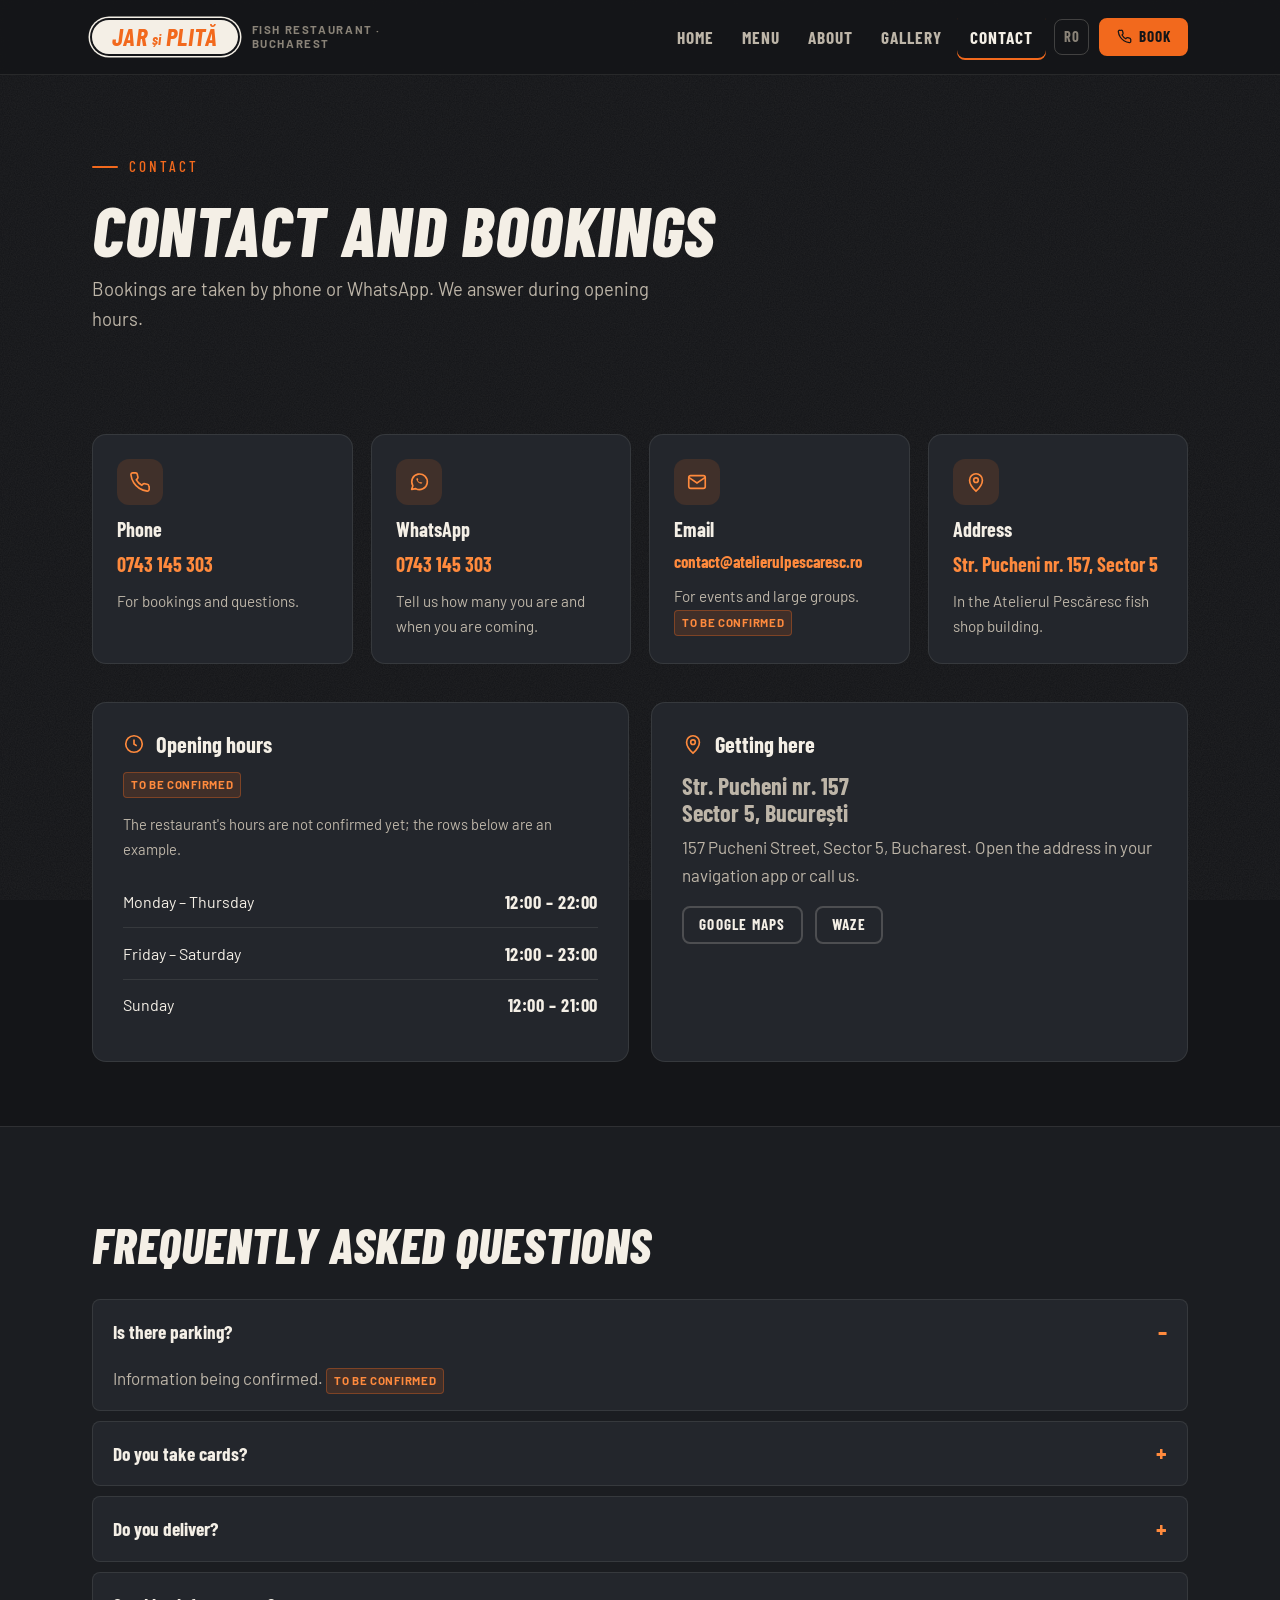
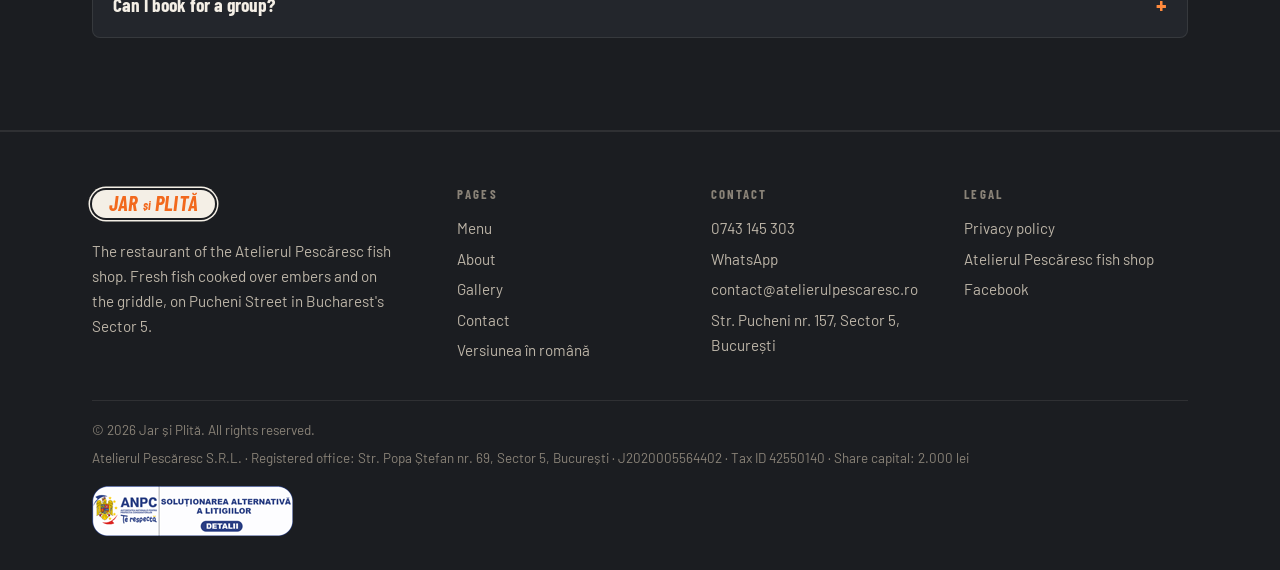
<file: en/contact.html>
<!DOCTYPE html>
<html lang="en">
<head>
<meta charset="utf-8">
<meta name="viewport" content="width=device-width, initial-scale=1">
<title>Contact and bookings | Jar și Plită</title>
<meta name="description" content="Bookings at Jar și Plită, fish restaurant at 157 Pucheni Street, Sector 5, Bucharest. Phone +40 743 145 303, WhatsApp, opening hours and directions.">
<meta name="robots" content="noindex, nofollow">
<link rel="canonical" href="https://jarsiplita.ro/en/contact">
<link rel="alternate" hreflang="ro" href="https://jarsiplita.ro/contact">
<link rel="alternate" hreflang="en" href="https://jarsiplita.ro/en/contact">
<link rel="alternate" hreflang="x-default" href="https://jarsiplita.ro/contact">
<meta property="og:type" content="website">
<meta property="og:site_name" content="Jar și Plită">
<meta property="og:title" content="Contact and bookings | Jar și Plită">
<meta property="og:description" content="Bookings at Jar și Plită, fish restaurant at 157 Pucheni Street, Sector 5, Bucharest. Phone +40 743 145 303, WhatsApp, opening hours and directions.">
<meta property="og:url" content="https://jarsiplita.ro/en/contact">
<meta property="og:image" content="https://jarsiplita.ro/img/hero-poster.jpg">
<meta property="og:locale" content="en_GB">
<meta name="theme-color" content="#141518">
<link rel="icon" href="../favicon.ico" sizes="32x32">
<link rel="icon" href="../favicon.svg" type="image/svg+xml">
<link rel="apple-touch-icon" href="../img/apple-touch-icon.png">
<link rel="stylesheet" href="../css/style.css">
</head>
<body class="">
<svg class="svgdefs" width="0" height="0" aria-hidden="true" focusable="false">
  <!-- grainy ember glow used once, under the hero -->
  <filter id="embers" x="-10%" y="-10%" width="120%" height="120%" color-interpolation-filters="sRGB">
    <feTurbulence type="fractalNoise" baseFrequency="0.55 0.35" numOctaves="2" seed="7" result="n"/>
    <feColorMatrix in="n" type="luminanceToAlpha" result="na"/>
    <feComponentTransfer in="na" result="nb"><feFuncA type="table" tableValues="0 0 0.25 1 1"/></feComponentTransfer>
    <feComposite in="SourceGraphic" in2="nb" operator="in" result="grain"/>
    <feGaussianBlur in="grain" stdDeviation="0.5"/>
  </filter>
</svg>
<a class="skip" href="#main">Skip to content</a>

<header class="site" id="hdr">
  <div class="wrap bar">
    <a class="brand" href="./" aria-label="Jar și Plită">
      <span class="pill"><b>Jar</b><i>și</i><b>Plită</b></span>
      <span class="brand-sub">Fish restaurant · Bucharest</span>
    </a>
    <button class="navtoggle" id="navToggle" aria-label="Open navigation" aria-expanded="false" aria-controls="nav" data-open="Open navigation" data-close="Close navigation">
      <svg viewBox="0 0 24 24" width="22" height="22" fill="none" stroke="currentColor" stroke-width="2.2" stroke-linecap="round" aria-hidden="true"><path d="M3 6h18M3 12h18M3 18h18"/></svg>
    </button>
    <nav class="primary" id="nav" aria-label="Home">
      <a href="./">Home</a>
      <a href="menu">Menu</a>
      <a href="about">About</a>
      <a href="gallery">Gallery</a>
      <a href="contact" aria-current="page">Contact</a>
      <a class="lang" href="../contact" hreflang="ro" lang="ro" title="Versiunea în română">RO</a>
      <a class="btn small" href="tel:+40743145303">
        <svg viewBox="0 0 24 24" width="15" height="15" fill="none" stroke="currentColor" stroke-width="2" aria-hidden="true"><path d="M22 16.9v3a2 2 0 0 1-2.2 2 19.8 19.8 0 0 1-8.6-3.1 19.5 19.5 0 0 1-6-6 19.8 19.8 0 0 1-3.1-8.7A2 2 0 0 1 4.1 2h3a2 2 0 0 1 2 1.7c.1.9.3 1.8.6 2.6a2 2 0 0 1-.5 2.1L8 9.6a16 16 0 0 0 6 6l1.2-1.2a2 2 0 0 1 2.1-.5c.8.3 1.7.5 2.6.6a2 2 0 0 1 1.7 2Z"/></svg>
        Book
      </a>
    </nav>
  </div>
</header>

<main id="main">
<section class="page-hero">
  <div class="wrap">
    <span class="eyebrow">Contact</span>
    <h1>Contact and bookings</h1>
    <p class="lead">Bookings are taken by phone or WhatsApp. We answer during opening hours.</p>
  </div>
</section>

<section class="tight" aria-label="Contact and bookings">
  <div class="wrap">
    <div class="grid ways">
      <a class="way" href="tel:+40743145303">
        <span class="ico"><svg viewBox="0 0 24 24" width="22" height="22" fill="none" stroke="currentColor" stroke-width="1.8" aria-hidden="true"><path d="M22 16.9v3a2 2 0 0 1-2.2 2 19.8 19.8 0 0 1-8.6-3.1 19.5 19.5 0 0 1-6-6 19.8 19.8 0 0 1-3.1-8.7A2 2 0 0 1 4.1 2h3a2 2 0 0 1 2 1.7c.1.9.3 1.8.6 2.6a2 2 0 0 1-.5 2.1L8 9.6a16 16 0 0 0 6 6l1.2-1.2a2 2 0 0 1 2.1-.5c.8.3 1.7.5 2.6.6a2 2 0 0 1 1.7 2Z"/></svg>
</span>
        <h3>Phone</h3>
        <span class="val">0743 145 303</span>
        <p>For bookings and questions.</p>
      </a>
      <a class="way" href="https://wa.me/40743145303" rel="noopener">
        <span class="ico"><svg viewBox="0 0 24 24" width="22" height="22" fill="none" stroke="currentColor" stroke-width="1.8" stroke-linejoin="round" aria-hidden="true"><path d="M4 20l1.3-3.8A8.5 8.5 0 1 1 8.4 19.2z"/><path d="M9 8.5c.2 2.5 3 5.3 5.5 5.5l1.2-1.2-1.8-.9-.9.7c-1-.4-2-1.4-2.4-2.4l.7-.9-.9-1.8z" fill="currentColor" stroke="none"/></svg>
</span>
        <h3>WhatsApp</h3>
        <span class="val">0743 145 303</span>
        <p>Tell us how many you are and when you are coming.</p>
      </a>
      <a class="way" href="mailto:contact@atelierulpescaresc.ro">
        <span class="ico"><svg viewBox="0 0 24 24" width="22" height="22" fill="none" stroke="currentColor" stroke-width="1.8" aria-hidden="true"><rect x="3" y="5" width="18" height="14" rx="2"/><path d="M3 7l9 6 9-6"/></svg>
</span>
        <h3>Email</h3>
        <span class="val email">contact@atelierulpescaresc.ro</span>
        <p>For events and large groups. <span class="tag note">to be confirmed</span></p>
      </a>
      <a class="way" href="https://www.google.com/maps/search/?api=1&amp;query=Str.%20Pucheni%20157%20Sector%205%20Bucuresti" rel="noopener">
        <span class="ico"><svg viewBox="0 0 24 24" width="22" height="22" fill="none" stroke="currentColor" stroke-width="1.8" aria-hidden="true"><path d="M12 22s7-6.5 7-12a7 7 0 1 0-14 0c0 5.5 7 12 7 12z"/><circle cx="12" cy="10" r="2.5"/></svg>
</span>
        <h3>Address</h3>
        <span class="val">Str. Pucheni nr. 157, Sector 5</span>
        <p>In the Atelierul Pescăresc fish shop building.</p>
      </a>
    </div>

    <div class="visit">
      <div class="vcard">
        <h3><svg viewBox="0 0 24 24" width="22" height="22" fill="none" stroke="currentColor" stroke-width="1.8" aria-hidden="true"><circle cx="12" cy="12" r="9"/><path d="M12 7v5l3 2"/></svg>
 Opening hours</h3>
        <span class="tag note">to be confirmed</span>
        <p class="hours-note">The restaurant&#39;s hours are not confirmed yet; the rows below are an example.</p>
        <table class="hours">
  <tbody>
  <tr><td>Monday – Thursday</td><td>12:00 – 22:00</td></tr>
  <tr><td>Friday – Saturday</td><td>12:00 – 23:00</td></tr>
  <tr><td>Sunday</td><td>12:00 – 21:00</td></tr>
  </tbody>
</table>

      </div>
      <div class="vcard">
        <h3><svg viewBox="0 0 24 24" width="22" height="22" fill="none" stroke="currentColor" stroke-width="1.8" aria-hidden="true"><path d="M12 22s7-6.5 7-12a7 7 0 1 0-14 0c0 5.5 7 12 7 12z"/><circle cx="12" cy="10" r="2.5"/></svg>
 Getting here</h3>
        <p class="addr">Str. Pucheni nr. 157<br>Sector 5, București</p>
        <p>157 Pucheni Street, Sector 5, Bucharest. Open the address in your navigation app or call us.</p>
        <div class="cta ">
  <a class="btn ghost small" href="https://www.google.com/maps/search/?api=1&amp;query=Str.%20Pucheni%20157%20Sector%205%20Bucuresti" rel="noopener">Google Maps</a>
  <a class="btn ghost small" href="https://www.waze.com/ul?q=Str.%20Pucheni%20157%20Sector%205%20Bucuresti&amp;navigate=yes" rel="noopener">Waze</a>
</div>

      </div>
    </div>
  </div>
</section>

<section class="alt" aria-labelledby="faq-title">
  <div class="wrap">
    <div class="sec-head">
      <h2 id="faq-title">Frequently asked questions</h2>
    </div>
    <div class="faq">
      <details open>
        <summary>Is there parking?</summary>
        <p>Information being confirmed. <span class="tag note">to be confirmed</span></p>
      </details>
      <details>
        <summary>Do you take cards?</summary>
        <p>The fish shop takes cash, cards and meal vouchers (Edenred, Sodexo, Up). For the restaurant we will confirm at opening. <span class="tag note">to be confirmed</span></p>
      </details>
      <details>
        <summary>Do you deliver?</summary>
        <p>No. Fish from the embers is eaten on the spot.</p>
      </details>
      <details>
        <summary>Can I book for a group?</summary>
        <p>Yes. For more than 8 people, call us a few days ahead.</p>
      </details>
    </div>
  </div>
</section>
</main>

<footer class="site">
  <div class="wrap">
    <div class="cols">
      <div>
        <a class="brand" href="./"><span class="pill"><b>Jar</b><i>și</i><b>Plită</b></span></a>
        <p class="fabout">The restaurant of the Atelierul Pescăresc fish shop. Fresh fish cooked over embers and on the griddle, on Pucheni Street in Bucharest&#39;s Sector 5.</p>
      </div>
      <div>
        <h4>Pages</h4>
        <a href="menu">Menu</a>
        <a href="about">About</a>
        <a href="gallery">Gallery</a>
        <a href="contact">Contact</a>
        <a href="../contact" hreflang="ro" lang="ro">Versiunea în română</a>
      </div>
      <div>
        <h4>Contact</h4>
        <a href="tel:+40743145303">0743 145 303</a>
        <a href="https://wa.me/40743145303" rel="noopener">WhatsApp</a>
        <a href="mailto:contact@atelierulpescaresc.ro">contact@atelierulpescaresc.ro</a>
        <span class="addr">Str. Pucheni nr. 157, Sector 5, București</span>
      </div>
      <div>
        <h4>Legal</h4>
        <a href="privacy">Privacy policy</a>
        <a href="https://www.atelierulpescaresc.ro/" rel="noopener">Atelierul Pescăresc fish shop</a>
        <a href="https://www.facebook.com/atelierulpescaresconline" rel="noopener">Facebook</a>
      </div>
    </div>
    <div class="legal">
      <span>© 2026 Jar și Plită. All rights reserved.</span>
      <span class="company">Atelierul Pescăresc S.R.L. · Registered office: Str. Popa Ștefan nr. 69, Sector 5, București · J2020005564402 · Tax ID 42550140 · Share capital: 2.000 lei</span>
      <a class="sal" href="https://reclamatiisal.anpc.ro" rel="noopener" title="Alternative dispute resolution (Romanian consumer authority)">
        <img src="../img/anpc-sal.png" width="250" height="50" alt="Alternative dispute resolution (Romanian consumer authority)" loading="lazy">
      </a>
    </div>
  </div>
</footer>

<script src="../js/main.js" defer></script>
</body>
</html>
</file>
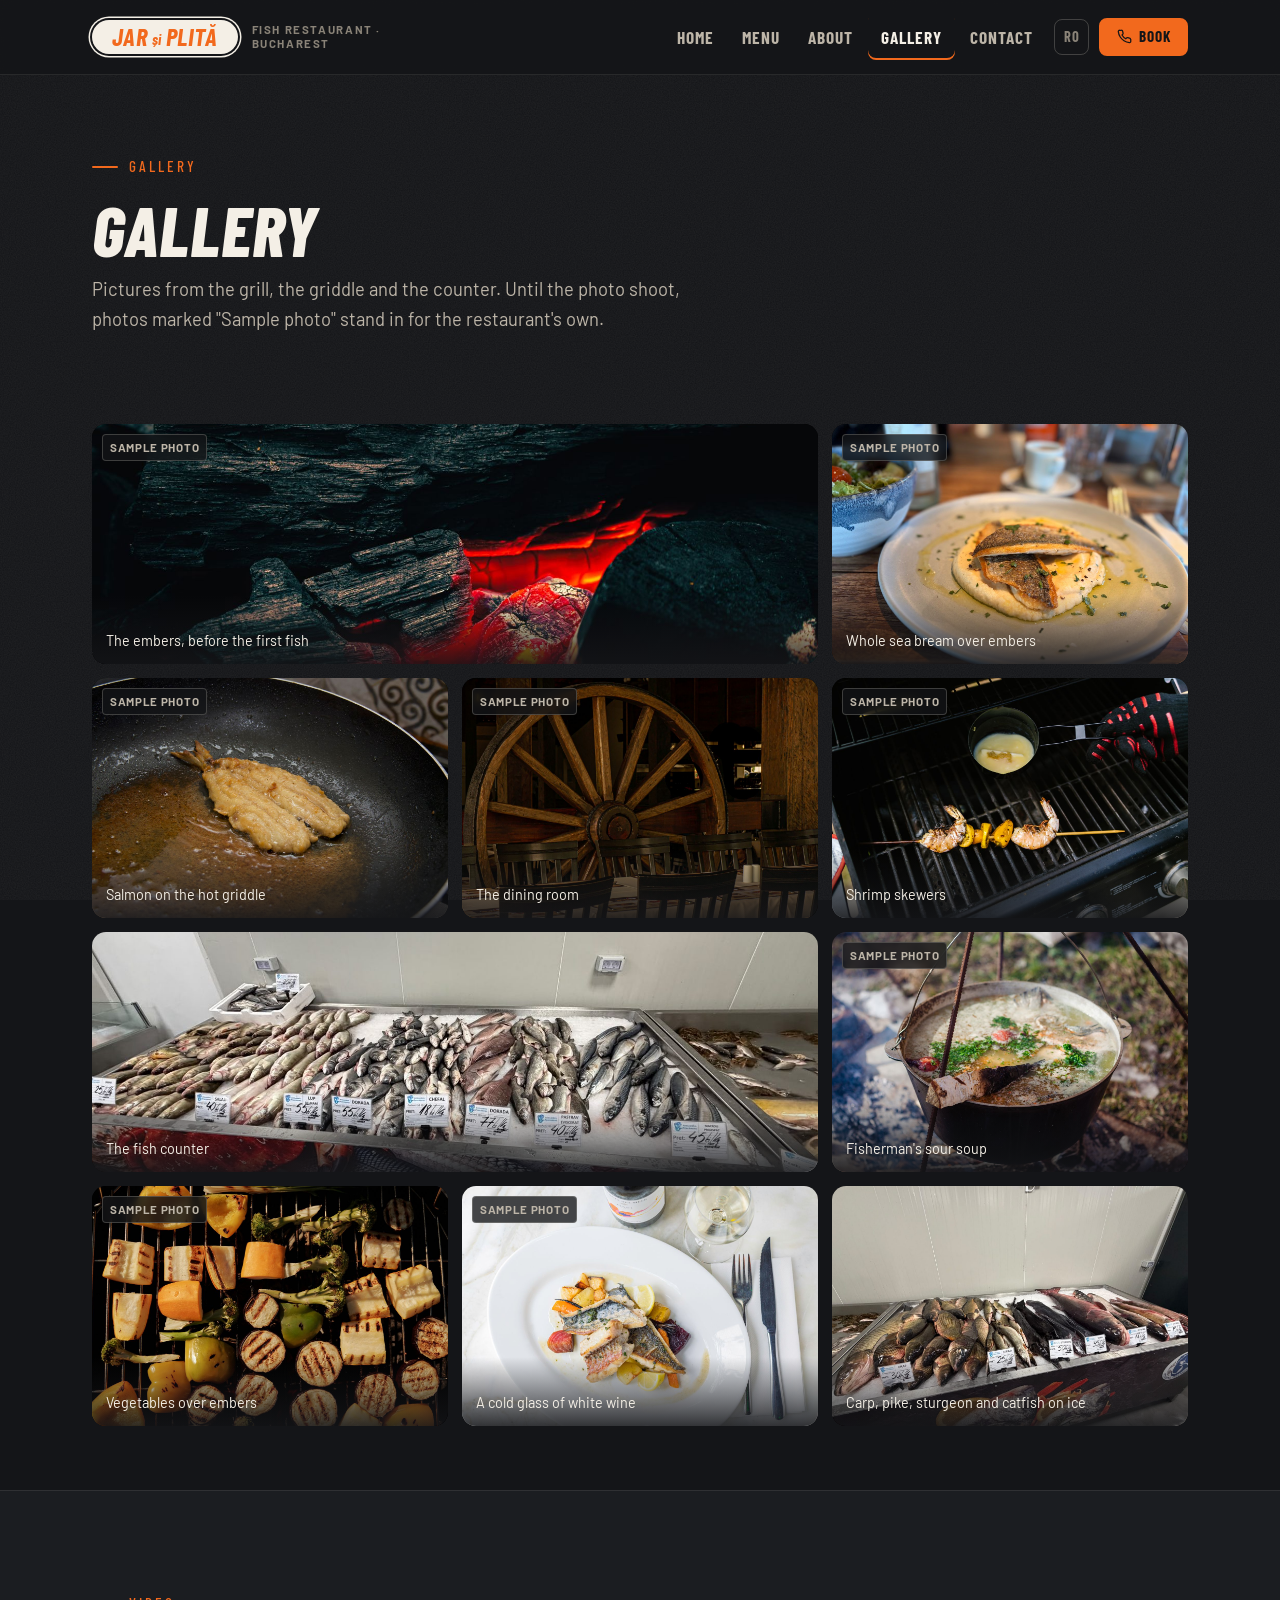
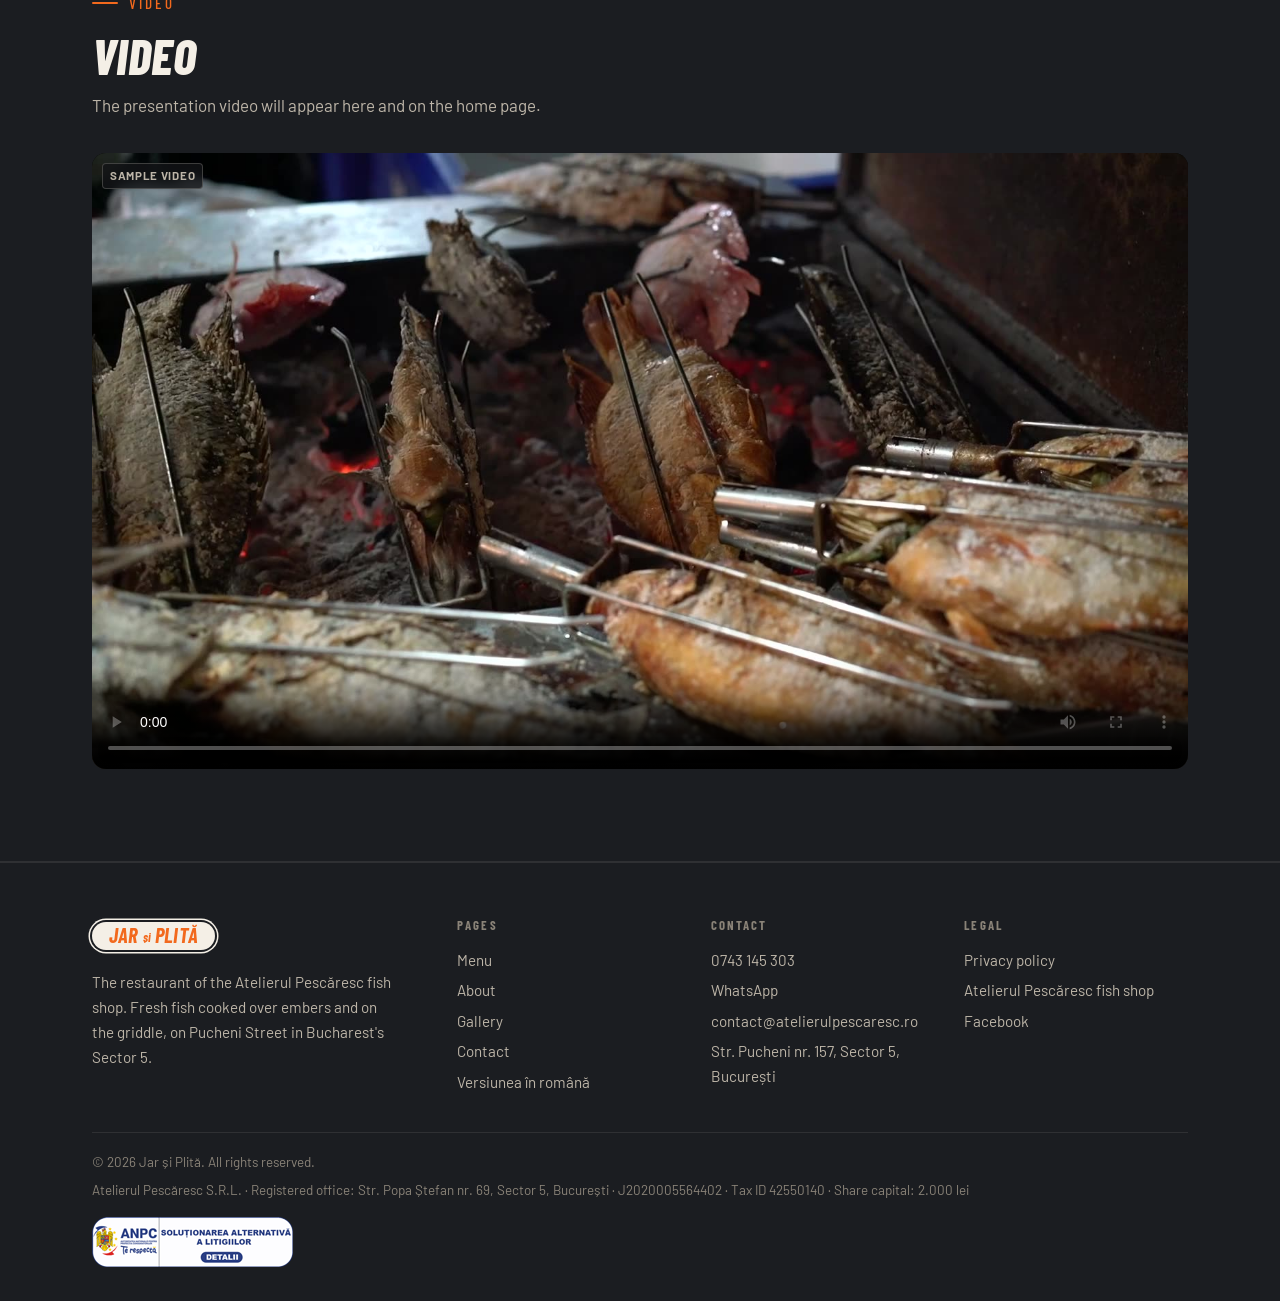
<file: en/gallery.html>
<!DOCTYPE html>
<html lang="en">
<head>
<meta charset="utf-8">
<meta name="viewport" content="width=device-width, initial-scale=1">
<title>Gallery | Jar și Plită</title>
<meta name="description" content="Pictures from Jar și Plită: fish over embers, griddle dishes, the dining room and the Atelierul Pescăresc fish counter.">
<meta name="robots" content="noindex, nofollow">
<link rel="canonical" href="https://jarsiplita.ro/en/gallery">
<link rel="alternate" hreflang="ro" href="https://jarsiplita.ro/galerie">
<link rel="alternate" hreflang="en" href="https://jarsiplita.ro/en/gallery">
<link rel="alternate" hreflang="x-default" href="https://jarsiplita.ro/galerie">
<meta property="og:type" content="website">
<meta property="og:site_name" content="Jar și Plită">
<meta property="og:title" content="Gallery | Jar și Plită">
<meta property="og:description" content="Pictures from Jar și Plită: fish over embers, griddle dishes, the dining room and the Atelierul Pescăresc fish counter.">
<meta property="og:url" content="https://jarsiplita.ro/en/gallery">
<meta property="og:image" content="https://jarsiplita.ro/img/hero-poster.jpg">
<meta property="og:locale" content="en_GB">
<meta name="theme-color" content="#141518">
<link rel="icon" href="../favicon.ico" sizes="32x32">
<link rel="icon" href="../favicon.svg" type="image/svg+xml">
<link rel="apple-touch-icon" href="../img/apple-touch-icon.png">
<link rel="stylesheet" href="../css/style.css">
</head>
<body class="">
<svg class="svgdefs" width="0" height="0" aria-hidden="true" focusable="false">
  <!-- grainy ember glow used once, under the hero -->
  <filter id="embers" x="-10%" y="-10%" width="120%" height="120%" color-interpolation-filters="sRGB">
    <feTurbulence type="fractalNoise" baseFrequency="0.55 0.35" numOctaves="2" seed="7" result="n"/>
    <feColorMatrix in="n" type="luminanceToAlpha" result="na"/>
    <feComponentTransfer in="na" result="nb"><feFuncA type="table" tableValues="0 0 0.25 1 1"/></feComponentTransfer>
    <feComposite in="SourceGraphic" in2="nb" operator="in" result="grain"/>
    <feGaussianBlur in="grain" stdDeviation="0.5"/>
  </filter>
</svg>
<a class="skip" href="#main">Skip to content</a>

<header class="site" id="hdr">
  <div class="wrap bar">
    <a class="brand" href="./" aria-label="Jar și Plită">
      <span class="pill"><b>Jar</b><i>și</i><b>Plită</b></span>
      <span class="brand-sub">Fish restaurant · Bucharest</span>
    </a>
    <button class="navtoggle" id="navToggle" aria-label="Open navigation" aria-expanded="false" aria-controls="nav" data-open="Open navigation" data-close="Close navigation">
      <svg viewBox="0 0 24 24" width="22" height="22" fill="none" stroke="currentColor" stroke-width="2.2" stroke-linecap="round" aria-hidden="true"><path d="M3 6h18M3 12h18M3 18h18"/></svg>
    </button>
    <nav class="primary" id="nav" aria-label="Home">
      <a href="./">Home</a>
      <a href="menu">Menu</a>
      <a href="about">About</a>
      <a href="gallery" aria-current="page">Gallery</a>
      <a href="contact">Contact</a>
      <a class="lang" href="../galerie" hreflang="ro" lang="ro" title="Versiunea în română">RO</a>
      <a class="btn small" href="tel:+40743145303">
        <svg viewBox="0 0 24 24" width="15" height="15" fill="none" stroke="currentColor" stroke-width="2" aria-hidden="true"><path d="M22 16.9v3a2 2 0 0 1-2.2 2 19.8 19.8 0 0 1-8.6-3.1 19.5 19.5 0 0 1-6-6 19.8 19.8 0 0 1-3.1-8.7A2 2 0 0 1 4.1 2h3a2 2 0 0 1 2 1.7c.1.9.3 1.8.6 2.6a2 2 0 0 1-.5 2.1L8 9.6a16 16 0 0 0 6 6l1.2-1.2a2 2 0 0 1 2.1-.5c.8.3 1.7.5 2.6.6a2 2 0 0 1 1.7 2Z"/></svg>
        Book
      </a>
    </nav>
  </div>
</header>

<main id="main">
<section class="page-hero">
  <div class="wrap">
    <span class="eyebrow">Gallery</span>
    <h1>Gallery</h1>
    <p class="lead">Pictures from the grill, the griddle and the counter. Until the photo shoot, photos marked &#34;Sample photo&#34; stand in for the restaurant&#39;s own.</p>
  </div>
</section>

<section class="tight" aria-label="Gallery">
  <div class="wrap">
    <div class="grid gal flush">
      <div class="wide">
        <figure class="photo has-img">
          <img src="../img/embers.jpg" alt="The embers, before the first fish" loading="lazy">
<span class="tag sample">Sample photo</span>          <figcaption class="under">The embers, before the first fish</figcaption>
        </figure>
      </div>
      <div class="">
        <figure class="photo has-img">
          <img src="../img/dish-dorada.jpg" alt="Whole sea bream over embers" loading="lazy">
<span class="tag sample">Sample photo</span>          <figcaption class="under">Whole sea bream over embers</figcaption>
        </figure>
      </div>
      <div class="">
        <figure class="photo has-img">
          <img src="../img/dish-plita.jpg" alt="Salmon on the hot griddle" loading="lazy">
<span class="tag sample">Sample photo</span>          <figcaption class="under">Salmon on the hot griddle</figcaption>
        </figure>
      </div>
      <div class="">
        <figure class="photo has-img">
          <img src="../img/interior.jpg" alt="The dining room" loading="lazy">
<span class="tag sample">Sample photo</span>          <figcaption class="under">The dining room</figcaption>
        </figure>
      </div>
      <div class="wide">
        <figure class="photo has-img">
          <img src="../img/shop-counter-1.jpg" alt="The fish counter" loading="lazy">
          <figcaption class="under">The fish counter</figcaption>
        </figure>
      </div>
      <div class="">
        <figure class="photo has-img">
          <img src="../img/dish-creveti.jpg" alt="Shrimp skewers" loading="lazy">
<span class="tag sample">Sample photo</span>          <figcaption class="under">Shrimp skewers</figcaption>
        </figure>
      </div>
      <div class="">
        <figure class="photo has-img">
          <img src="../img/dish-ciorba.jpg" alt="Fisherman&#39;s sour soup" loading="lazy">
<span class="tag sample">Sample photo</span>          <figcaption class="under">Fisherman&#39;s sour soup</figcaption>
        </figure>
      </div>
      <div class="">
        <figure class="photo has-img">
          <img src="../img/dish-legume.jpg" alt="Vegetables over embers" loading="lazy">
<span class="tag sample">Sample photo</span>          <figcaption class="under">Vegetables over embers</figcaption>
        </figure>
      </div>
      <div class="">
        <figure class="photo has-img">
          <img src="../img/wine.jpg" alt="A cold glass of white wine" loading="lazy">
<span class="tag sample">Sample photo</span>          <figcaption class="under">A cold glass of white wine</figcaption>
        </figure>
      </div>
      <div class="">
        <figure class="photo has-img">
          <img src="../img/shop-counter-2.jpg" alt="Carp, pike, sturgeon and catfish on ice" loading="lazy">
          <figcaption class="under">Carp, pike, sturgeon and catfish on ice</figcaption>
        </figure>
      </div>
    </div>
  </div>
</section>

<section class="alt" aria-labelledby="video-title">
  <div class="wrap">
    <div class="sec-head">
      <span class="eyebrow">Video</span>
      <h2 id="video-title">Video</h2>
      <p>The presentation video will appear here and on the home page.</p>
    </div>
    <figure class="photo has-img video-frame">
      <video controls preload="metadata" playsinline poster="../img/hero-poster.jpg">
        <source src="../video/hero.mp4" type="video/mp4">
      </video>
      <span class="tag sample">Sample video</span>
    </figure>
  </div>
</section>
</main>

<footer class="site">
  <div class="wrap">
    <div class="cols">
      <div>
        <a class="brand" href="./"><span class="pill"><b>Jar</b><i>și</i><b>Plită</b></span></a>
        <p class="fabout">The restaurant of the Atelierul Pescăresc fish shop. Fresh fish cooked over embers and on the griddle, on Pucheni Street in Bucharest&#39;s Sector 5.</p>
      </div>
      <div>
        <h4>Pages</h4>
        <a href="menu">Menu</a>
        <a href="about">About</a>
        <a href="gallery">Gallery</a>
        <a href="contact">Contact</a>
        <a href="../galerie" hreflang="ro" lang="ro">Versiunea în română</a>
      </div>
      <div>
        <h4>Contact</h4>
        <a href="tel:+40743145303">0743 145 303</a>
        <a href="https://wa.me/40743145303" rel="noopener">WhatsApp</a>
        <a href="mailto:contact@atelierulpescaresc.ro">contact@atelierulpescaresc.ro</a>
        <span class="addr">Str. Pucheni nr. 157, Sector 5, București</span>
      </div>
      <div>
        <h4>Legal</h4>
        <a href="privacy">Privacy policy</a>
        <a href="https://www.atelierulpescaresc.ro/" rel="noopener">Atelierul Pescăresc fish shop</a>
        <a href="https://www.facebook.com/atelierulpescaresconline" rel="noopener">Facebook</a>
      </div>
    </div>
    <div class="legal">
      <span>© 2026 Jar și Plită. All rights reserved.</span>
      <span class="company">Atelierul Pescăresc S.R.L. · Registered office: Str. Popa Ștefan nr. 69, Sector 5, București · J2020005564402 · Tax ID 42550140 · Share capital: 2.000 lei</span>
      <a class="sal" href="https://reclamatiisal.anpc.ro" rel="noopener" title="Alternative dispute resolution (Romanian consumer authority)">
        <img src="../img/anpc-sal.png" width="250" height="50" alt="Alternative dispute resolution (Romanian consumer authority)" loading="lazy">
      </a>
    </div>
  </div>
</footer>

<script src="../js/main.js" defer></script>
</body>
</html>
</file>
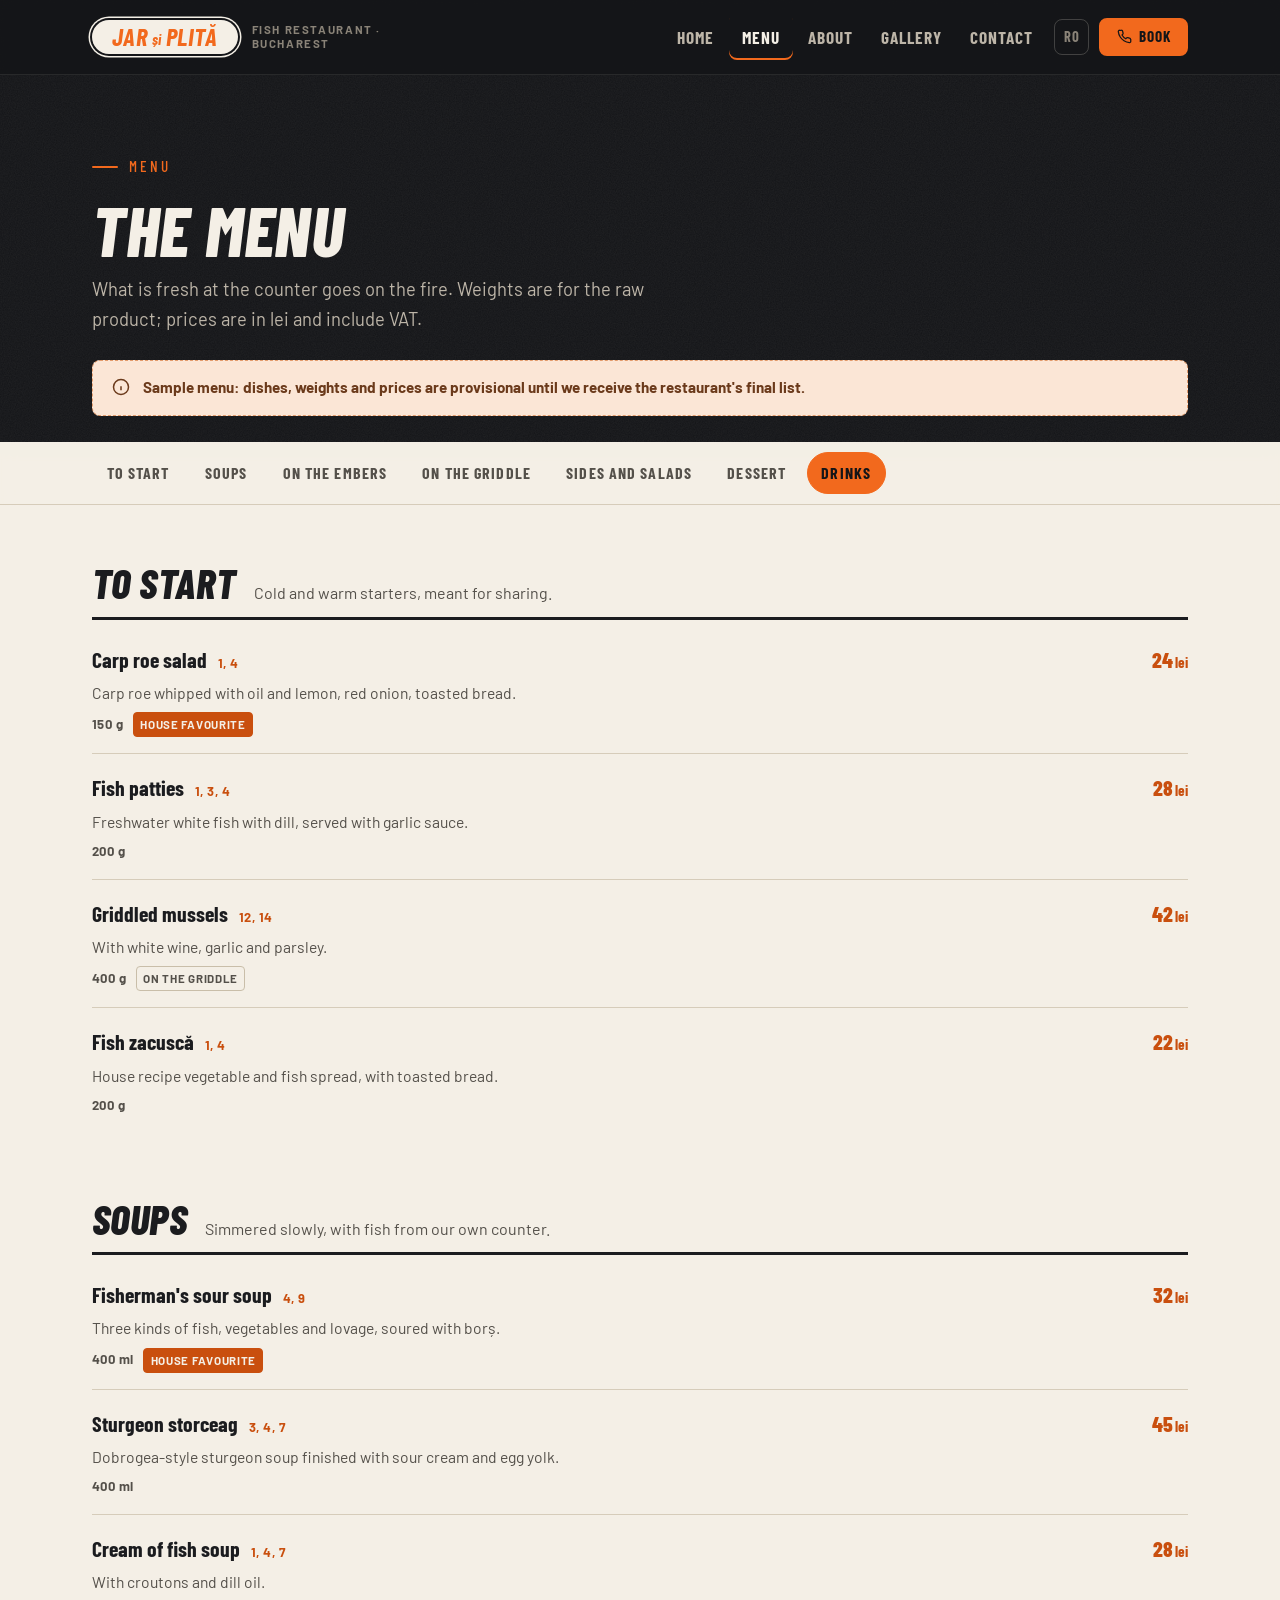
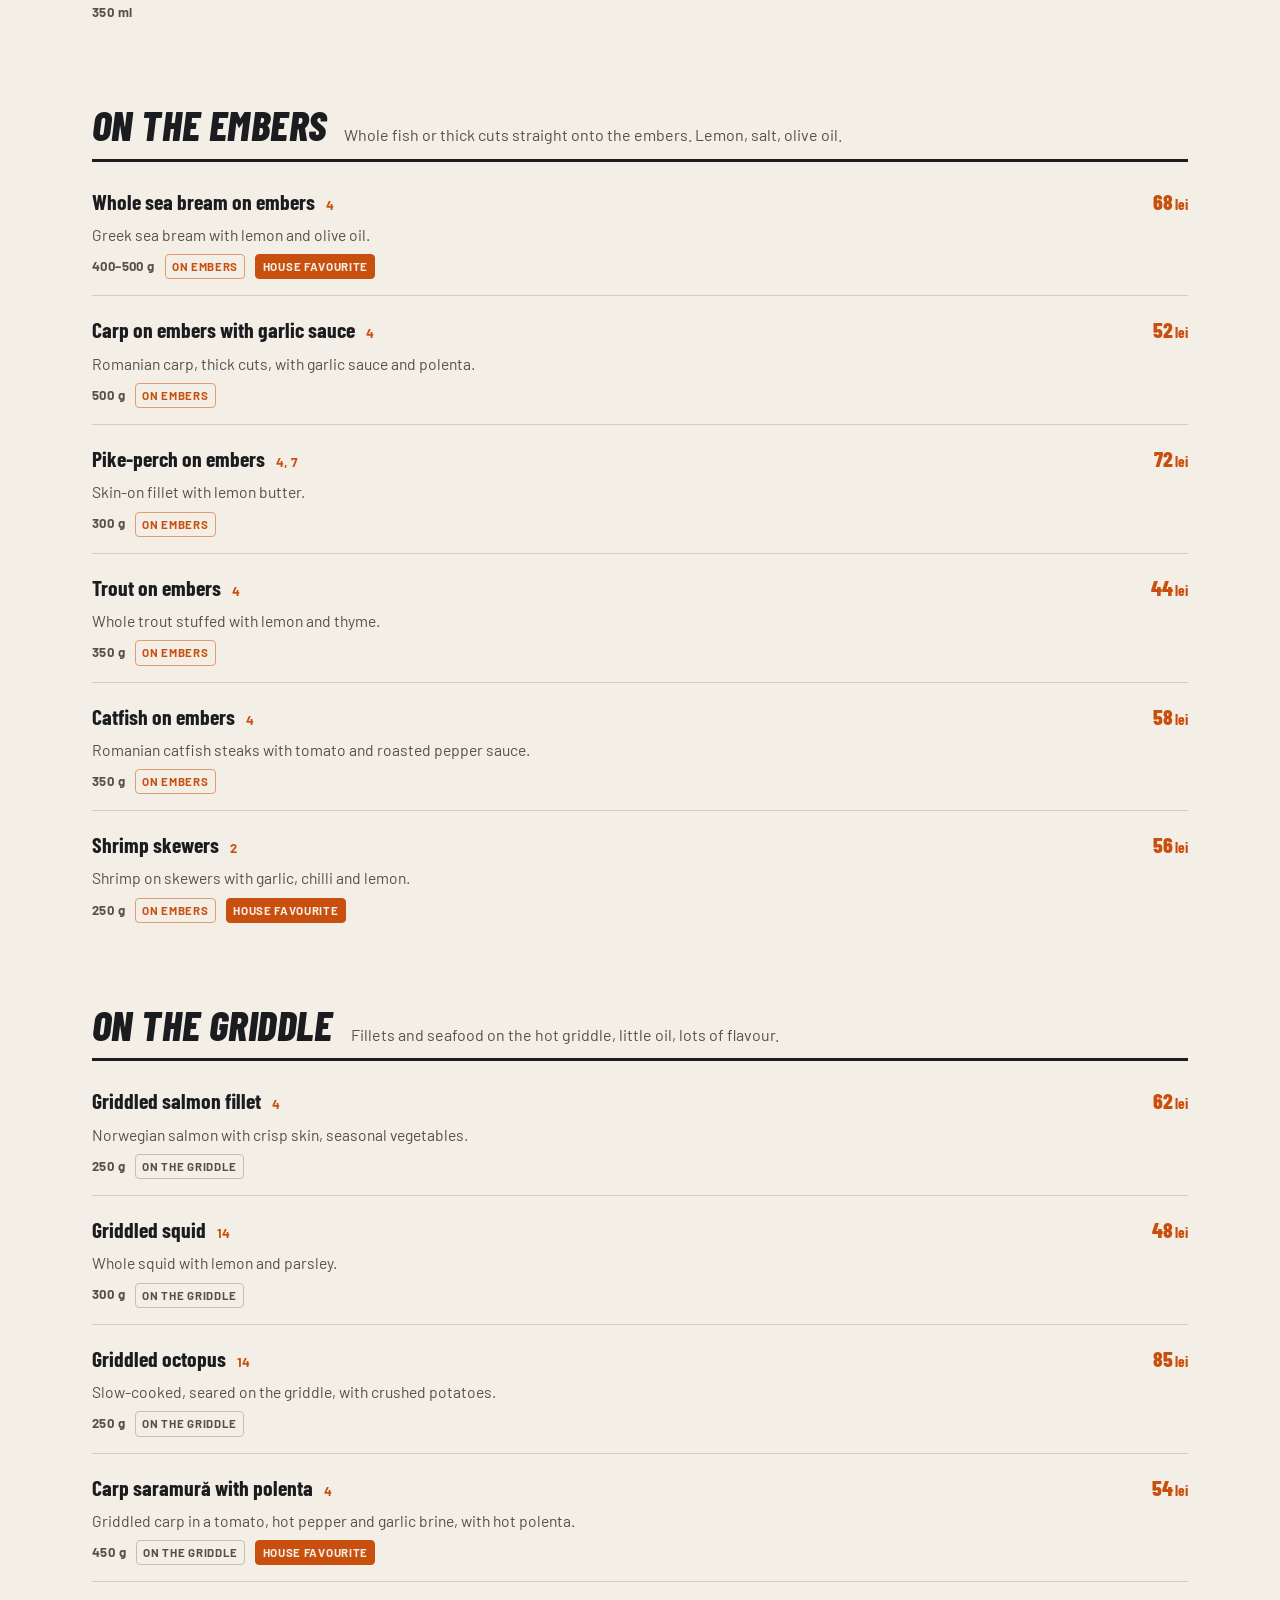
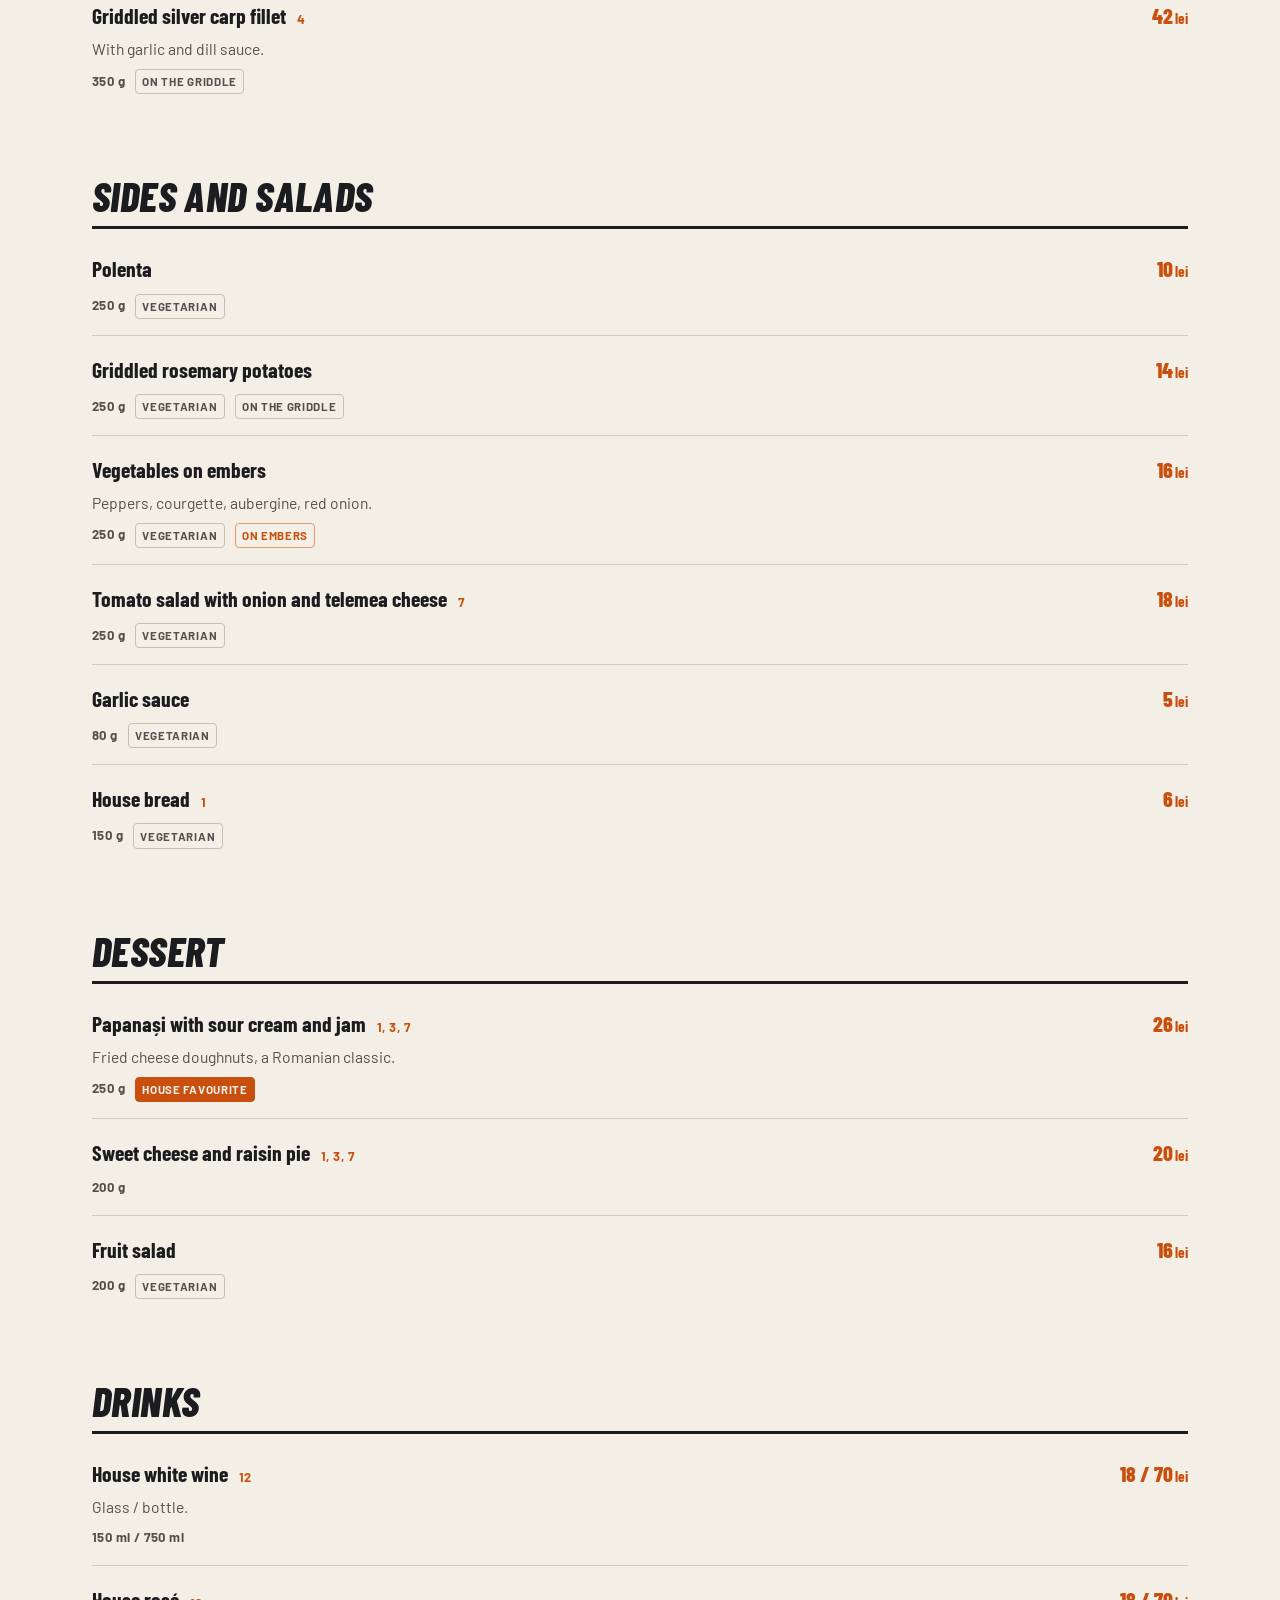
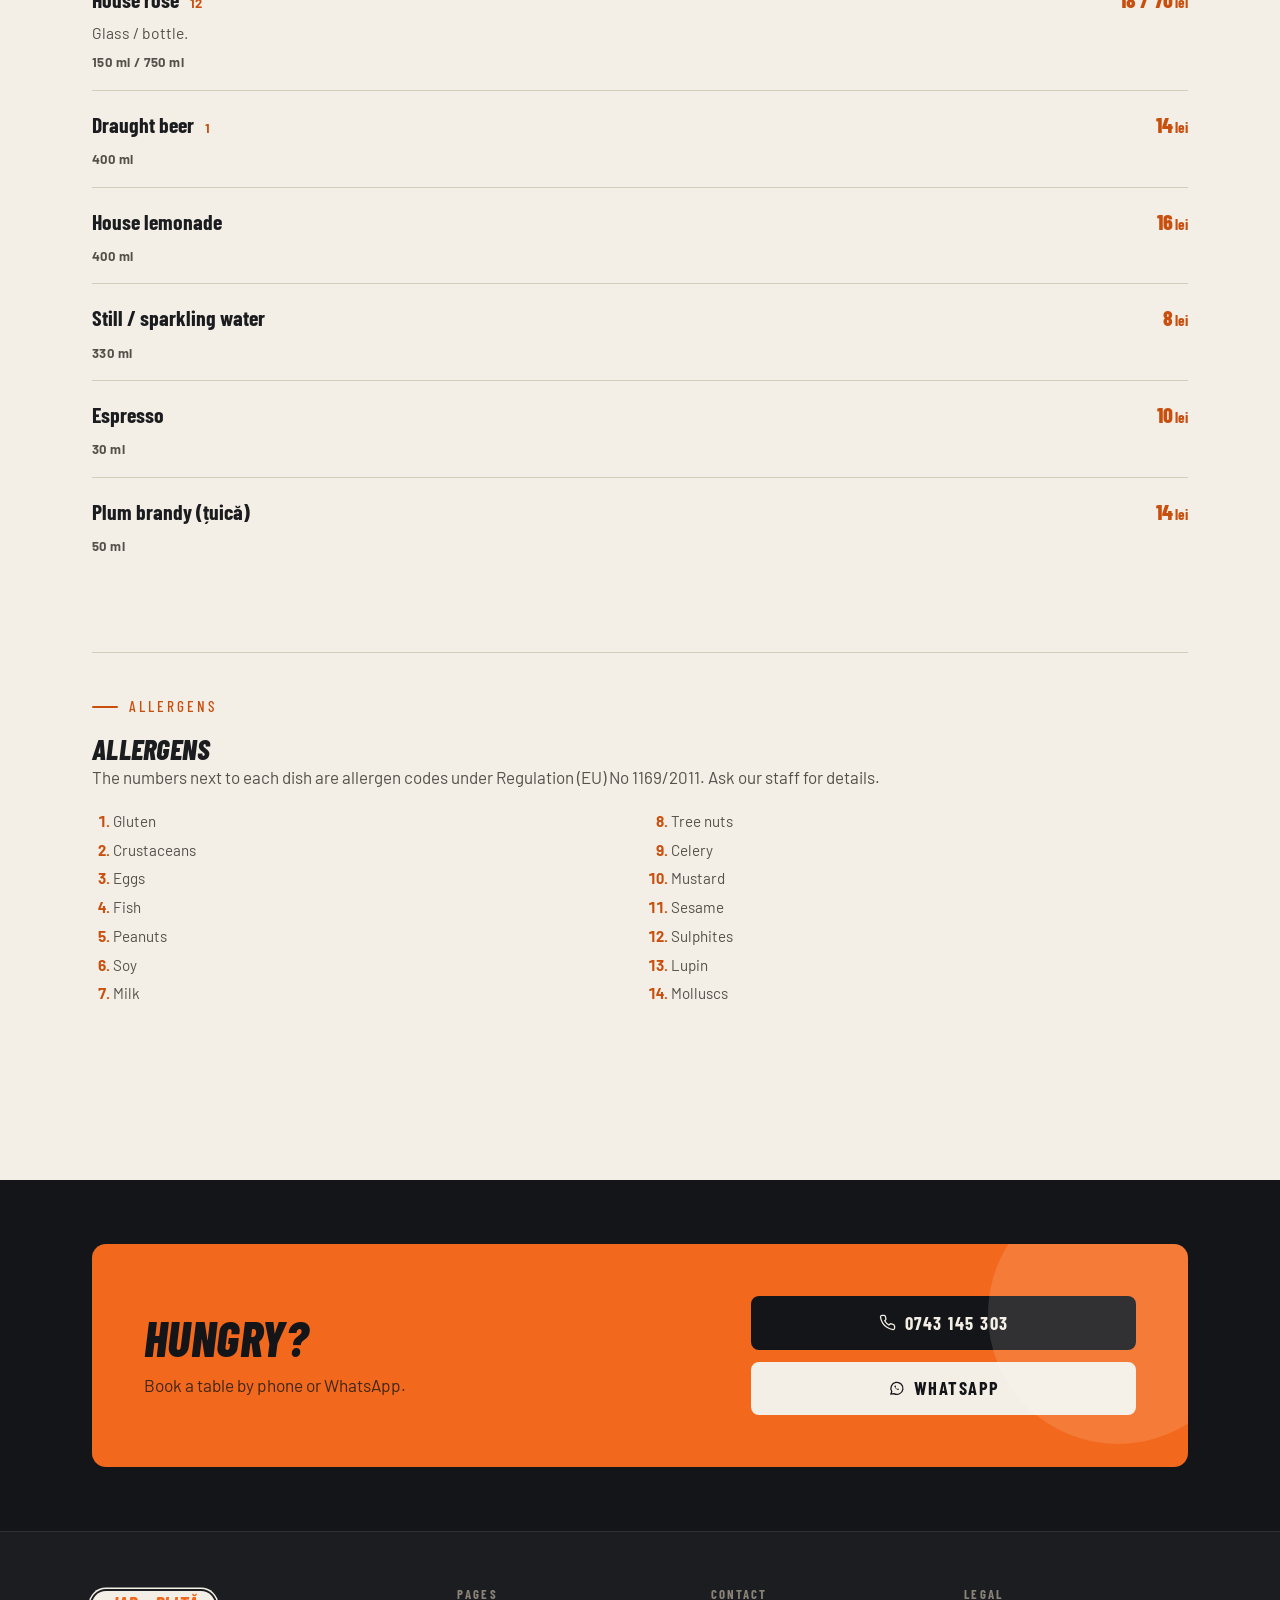
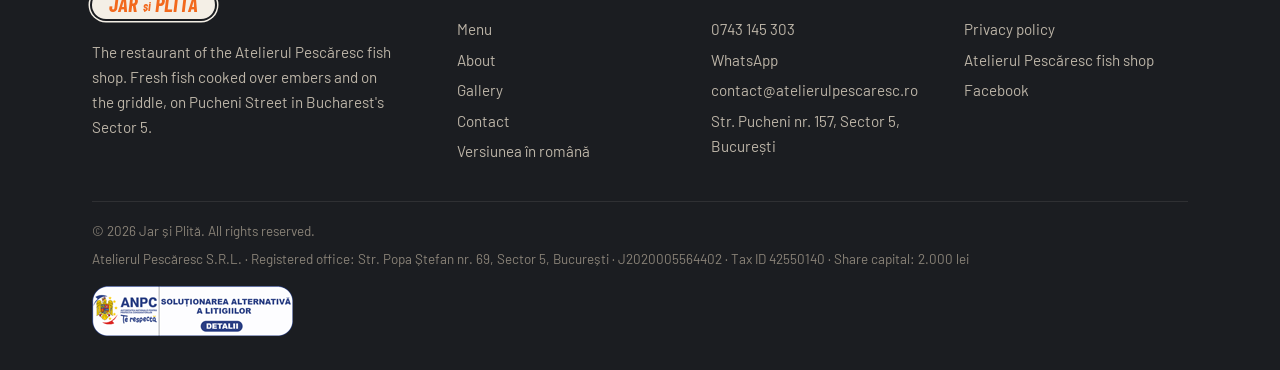
<file: en/menu.html>
<!DOCTYPE html>
<html lang="en">
<head>
<meta charset="utf-8">
<meta name="viewport" content="width=device-width, initial-scale=1">
<title>Menu | Jar și Plită</title>
<meta name="description" content="The menu at Jar și Plită, Bucharest: fish soups, fish over embers, griddle dishes, sides, desserts and drinks. Prices include VAT.">
<meta name="robots" content="noindex, nofollow">
<link rel="canonical" href="https://jarsiplita.ro/en/menu">
<link rel="alternate" hreflang="ro" href="https://jarsiplita.ro/meniu">
<link rel="alternate" hreflang="en" href="https://jarsiplita.ro/en/menu">
<link rel="alternate" hreflang="x-default" href="https://jarsiplita.ro/meniu">
<meta property="og:type" content="website">
<meta property="og:site_name" content="Jar și Plită">
<meta property="og:title" content="Menu | Jar și Plită">
<meta property="og:description" content="The menu at Jar și Plită, Bucharest: fish soups, fish over embers, griddle dishes, sides, desserts and drinks. Prices include VAT.">
<meta property="og:url" content="https://jarsiplita.ro/en/menu">
<meta property="og:image" content="https://jarsiplita.ro/img/hero-poster.jpg">
<meta property="og:locale" content="en_GB">
<meta name="theme-color" content="#141518">
<link rel="icon" href="../favicon.ico" sizes="32x32">
<link rel="icon" href="../favicon.svg" type="image/svg+xml">
<link rel="apple-touch-icon" href="../img/apple-touch-icon.png">
<link rel="stylesheet" href="../css/style.css">
</head>
<body class="menu-page">
<svg class="svgdefs" width="0" height="0" aria-hidden="true" focusable="false">
  <!-- grainy ember glow used once, under the hero -->
  <filter id="embers" x="-10%" y="-10%" width="120%" height="120%" color-interpolation-filters="sRGB">
    <feTurbulence type="fractalNoise" baseFrequency="0.55 0.35" numOctaves="2" seed="7" result="n"/>
    <feColorMatrix in="n" type="luminanceToAlpha" result="na"/>
    <feComponentTransfer in="na" result="nb"><feFuncA type="table" tableValues="0 0 0.25 1 1"/></feComponentTransfer>
    <feComposite in="SourceGraphic" in2="nb" operator="in" result="grain"/>
    <feGaussianBlur in="grain" stdDeviation="0.5"/>
  </filter>
</svg>
<a class="skip" href="#main">Skip to content</a>

<header class="site" id="hdr">
  <div class="wrap bar">
    <a class="brand" href="./" aria-label="Jar și Plită">
      <span class="pill"><b>Jar</b><i>și</i><b>Plită</b></span>
      <span class="brand-sub">Fish restaurant · Bucharest</span>
    </a>
    <button class="navtoggle" id="navToggle" aria-label="Open navigation" aria-expanded="false" aria-controls="nav" data-open="Open navigation" data-close="Close navigation">
      <svg viewBox="0 0 24 24" width="22" height="22" fill="none" stroke="currentColor" stroke-width="2.2" stroke-linecap="round" aria-hidden="true"><path d="M3 6h18M3 12h18M3 18h18"/></svg>
    </button>
    <nav class="primary" id="nav" aria-label="Home">
      <a href="./">Home</a>
      <a href="menu" aria-current="page">Menu</a>
      <a href="about">About</a>
      <a href="gallery">Gallery</a>
      <a href="contact">Contact</a>
      <a class="lang" href="../meniu" hreflang="ro" lang="ro" title="Versiunea în română">RO</a>
      <a class="btn small" href="tel:+40743145303">
        <svg viewBox="0 0 24 24" width="15" height="15" fill="none" stroke="currentColor" stroke-width="2" aria-hidden="true"><path d="M22 16.9v3a2 2 0 0 1-2.2 2 19.8 19.8 0 0 1-8.6-3.1 19.5 19.5 0 0 1-6-6 19.8 19.8 0 0 1-3.1-8.7A2 2 0 0 1 4.1 2h3a2 2 0 0 1 2 1.7c.1.9.3 1.8.6 2.6a2 2 0 0 1-.5 2.1L8 9.6a16 16 0 0 0 6 6l1.2-1.2a2 2 0 0 1 2.1-.5c.8.3 1.7.5 2.6.6a2 2 0 0 1 1.7 2Z"/></svg>
        Book
      </a>
    </nav>
  </div>
</header>

<main id="main">
<section class="page-hero">
  <div class="wrap">
    <span class="eyebrow">Menu</span>
    <h1>The menu</h1>
    <p class="lead">What is fresh at the counter goes on the fire. Weights are for the raw product; prices are in lei and include VAT.</p>
    <div class="menu-note" role="note"><svg viewBox="0 0 24 24" width="20" height="20" fill="none" stroke="currentColor" stroke-width="1.8" aria-hidden="true"><circle cx="12" cy="12" r="9"/><path d="M12 11v5M12 8h.01"/></svg>
<span>Sample menu: dishes, weights and prices are provisional until we receive the restaurant&#39;s final list.</span></div>
  </div>
</section>

<div class="paper">
  <nav class="catnav" aria-label="Menu categories">
    <div class="wrap">
      <ul>
        <li><a href="#inceput">To start</a></li>
        <li><a href="#ciorbe">Soups</a></li>
        <li><a href="#jar">On the embers</a></li>
        <li><a href="#plita">On the griddle</a></li>
        <li><a href="#garnituri">Sides and salads</a></li>
        <li><a href="#desert">Dessert</a></li>
        <li><a href="#bauturi">Drinks</a></li>
      </ul>
    </div>
  </nav>

  <div class="wrap menu-body">
    <section class="menu-cat" id="inceput" aria-labelledby="cat-inceput">
      <div class="cat-head">
        <h2 id="cat-inceput">To start</h2>
<p>Cold and warm starters, meant for sharing.</p>      </div>
      <article class="mi">
        <div class="name">Carp roe salad<sup title="Allergens">1, 4</sup></div>
        <span class="price">24<small>lei</small></span>

<p class="desc">Carp roe whipped with oil and lemon, red onion, toasted bread.</p>        <div class="meta">
          <span class="qty">150 g</span>
          <span class="chip fav">house favourite</span>
        </div>
      </article>
      <article class="mi">
        <div class="name">Fish patties<sup title="Allergens">1, 3, 4</sup></div>
        <span class="price">28<small>lei</small></span>

<p class="desc">Freshwater white fish with dill, served with garlic sauce.</p>        <div class="meta">
          <span class="qty">200 g</span>
          
        </div>
      </article>
      <article class="mi">
        <div class="name">Griddled mussels<sup title="Allergens">12, 14</sup></div>
        <span class="price">42<small>lei</small></span>

<p class="desc">With white wine, garlic and parsley.</p>        <div class="meta">
          <span class="qty">400 g</span>
          <span class="chip plita">on the griddle</span>
        </div>
      </article>
      <article class="mi">
        <div class="name">Fish zacuscă<sup title="Allergens">1, 4</sup></div>
        <span class="price">22<small>lei</small></span>

<p class="desc">House recipe vegetable and fish spread, with toasted bread.</p>        <div class="meta">
          <span class="qty">200 g</span>
          
        </div>
      </article>
    </section>
    <section class="menu-cat" id="ciorbe" aria-labelledby="cat-ciorbe">
      <div class="cat-head">
        <h2 id="cat-ciorbe">Soups</h2>
<p>Simmered slowly, with fish from our own counter.</p>      </div>
      <article class="mi">
        <div class="name">Fisherman&#39;s sour soup<sup title="Allergens">4, 9</sup></div>
        <span class="price">32<small>lei</small></span>

<p class="desc">Three kinds of fish, vegetables and lovage, soured with borș.</p>        <div class="meta">
          <span class="qty">400 ml</span>
          <span class="chip fav">house favourite</span>
        </div>
      </article>
      <article class="mi">
        <div class="name">Sturgeon storceag<sup title="Allergens">3, 4, 7</sup></div>
        <span class="price">45<small>lei</small></span>

<p class="desc">Dobrogea-style sturgeon soup finished with sour cream and egg yolk.</p>        <div class="meta">
          <span class="qty">400 ml</span>
          
        </div>
      </article>
      <article class="mi">
        <div class="name">Cream of fish soup<sup title="Allergens">1, 4, 7</sup></div>
        <span class="price">28<small>lei</small></span>

<p class="desc">With croutons and dill oil.</p>        <div class="meta">
          <span class="qty">350 ml</span>
          
        </div>
      </article>
    </section>
    <section class="menu-cat" id="jar" aria-labelledby="cat-jar">
      <div class="cat-head">
        <h2 id="cat-jar">On the embers</h2>
<p>Whole fish or thick cuts straight onto the embers. Lemon, salt, olive oil.</p>      </div>
      <article class="mi">
        <div class="name">Whole sea bream on embers<sup title="Allergens">4</sup></div>
        <span class="price">68<small>lei</small></span>

<p class="desc">Greek sea bream with lemon and olive oil.</p>        <div class="meta">
          <span class="qty">400–500 g</span>
          <span class="chip jar">on embers</span><span class="chip fav">house favourite</span>
        </div>
      </article>
      <article class="mi">
        <div class="name">Carp on embers with garlic sauce<sup title="Allergens">4</sup></div>
        <span class="price">52<small>lei</small></span>

<p class="desc">Romanian carp, thick cuts, with garlic sauce and polenta.</p>        <div class="meta">
          <span class="qty">500 g</span>
          <span class="chip jar">on embers</span>
        </div>
      </article>
      <article class="mi">
        <div class="name">Pike-perch on embers<sup title="Allergens">4, 7</sup></div>
        <span class="price">72<small>lei</small></span>

<p class="desc">Skin-on fillet with lemon butter.</p>        <div class="meta">
          <span class="qty">300 g</span>
          <span class="chip jar">on embers</span>
        </div>
      </article>
      <article class="mi">
        <div class="name">Trout on embers<sup title="Allergens">4</sup></div>
        <span class="price">44<small>lei</small></span>

<p class="desc">Whole trout stuffed with lemon and thyme.</p>        <div class="meta">
          <span class="qty">350 g</span>
          <span class="chip jar">on embers</span>
        </div>
      </article>
      <article class="mi">
        <div class="name">Catfish on embers<sup title="Allergens">4</sup></div>
        <span class="price">58<small>lei</small></span>

<p class="desc">Romanian catfish steaks with tomato and roasted pepper sauce.</p>        <div class="meta">
          <span class="qty">350 g</span>
          <span class="chip jar">on embers</span>
        </div>
      </article>
      <article class="mi">
        <div class="name">Shrimp skewers<sup title="Allergens">2</sup></div>
        <span class="price">56<small>lei</small></span>

<p class="desc">Shrimp on skewers with garlic, chilli and lemon.</p>        <div class="meta">
          <span class="qty">250 g</span>
          <span class="chip jar">on embers</span><span class="chip fav">house favourite</span>
        </div>
      </article>
    </section>
    <section class="menu-cat" id="plita" aria-labelledby="cat-plita">
      <div class="cat-head">
        <h2 id="cat-plita">On the griddle</h2>
<p>Fillets and seafood on the hot griddle, little oil, lots of flavour.</p>      </div>
      <article class="mi">
        <div class="name">Griddled salmon fillet<sup title="Allergens">4</sup></div>
        <span class="price">62<small>lei</small></span>

<p class="desc">Norwegian salmon with crisp skin, seasonal vegetables.</p>        <div class="meta">
          <span class="qty">250 g</span>
          <span class="chip plita">on the griddle</span>
        </div>
      </article>
      <article class="mi">
        <div class="name">Griddled squid<sup title="Allergens">14</sup></div>
        <span class="price">48<small>lei</small></span>

<p class="desc">Whole squid with lemon and parsley.</p>        <div class="meta">
          <span class="qty">300 g</span>
          <span class="chip plita">on the griddle</span>
        </div>
      </article>
      <article class="mi">
        <div class="name">Griddled octopus<sup title="Allergens">14</sup></div>
        <span class="price">85<small>lei</small></span>

<p class="desc">Slow-cooked, seared on the griddle, with crushed potatoes.</p>        <div class="meta">
          <span class="qty">250 g</span>
          <span class="chip plita">on the griddle</span>
        </div>
      </article>
      <article class="mi">
        <div class="name">Carp saramură with polenta<sup title="Allergens">4</sup></div>
        <span class="price">54<small>lei</small></span>

<p class="desc">Griddled carp in a tomato, hot pepper and garlic brine, with hot polenta.</p>        <div class="meta">
          <span class="qty">450 g</span>
          <span class="chip plita">on the griddle</span><span class="chip fav">house favourite</span>
        </div>
      </article>
      <article class="mi">
        <div class="name">Griddled silver carp fillet<sup title="Allergens">4</sup></div>
        <span class="price">42<small>lei</small></span>

<p class="desc">With garlic and dill sauce.</p>        <div class="meta">
          <span class="qty">350 g</span>
          <span class="chip plita">on the griddle</span>
        </div>
      </article>
    </section>
    <section class="menu-cat" id="garnituri" aria-labelledby="cat-garnituri">
      <div class="cat-head">
        <h2 id="cat-garnituri">Sides and salads</h2>
      </div>
      <article class="mi">
        <div class="name">Polenta</div>
        <span class="price">10<small>lei</small></span>

        <div class="meta">
          <span class="qty">250 g</span>
          <span class="chip veg">vegetarian</span>
        </div>
      </article>
      <article class="mi">
        <div class="name">Griddled rosemary potatoes</div>
        <span class="price">14<small>lei</small></span>

        <div class="meta">
          <span class="qty">250 g</span>
          <span class="chip veg">vegetarian</span><span class="chip plita">on the griddle</span>
        </div>
      </article>
      <article class="mi">
        <div class="name">Vegetables on embers</div>
        <span class="price">16<small>lei</small></span>

<p class="desc">Peppers, courgette, aubergine, red onion.</p>        <div class="meta">
          <span class="qty">250 g</span>
          <span class="chip veg">vegetarian</span><span class="chip jar">on embers</span>
        </div>
      </article>
      <article class="mi">
        <div class="name">Tomato salad with onion and telemea cheese<sup title="Allergens">7</sup></div>
        <span class="price">18<small>lei</small></span>

        <div class="meta">
          <span class="qty">250 g</span>
          <span class="chip veg">vegetarian</span>
        </div>
      </article>
      <article class="mi">
        <div class="name">Garlic sauce</div>
        <span class="price">5<small>lei</small></span>

        <div class="meta">
          <span class="qty">80 g</span>
          <span class="chip veg">vegetarian</span>
        </div>
      </article>
      <article class="mi">
        <div class="name">House bread<sup title="Allergens">1</sup></div>
        <span class="price">6<small>lei</small></span>

        <div class="meta">
          <span class="qty">150 g</span>
          <span class="chip veg">vegetarian</span>
        </div>
      </article>
    </section>
    <section class="menu-cat" id="desert" aria-labelledby="cat-desert">
      <div class="cat-head">
        <h2 id="cat-desert">Dessert</h2>
      </div>
      <article class="mi">
        <div class="name">Papanași with sour cream and jam<sup title="Allergens">1, 3, 7</sup></div>
        <span class="price">26<small>lei</small></span>

<p class="desc">Fried cheese doughnuts, a Romanian classic.</p>        <div class="meta">
          <span class="qty">250 g</span>
          <span class="chip fav">house favourite</span>
        </div>
      </article>
      <article class="mi">
        <div class="name">Sweet cheese and raisin pie<sup title="Allergens">1, 3, 7</sup></div>
        <span class="price">20<small>lei</small></span>

        <div class="meta">
          <span class="qty">200 g</span>
          
        </div>
      </article>
      <article class="mi">
        <div class="name">Fruit salad</div>
        <span class="price">16<small>lei</small></span>

        <div class="meta">
          <span class="qty">200 g</span>
          <span class="chip veg">vegetarian</span>
        </div>
      </article>
    </section>
    <section class="menu-cat" id="bauturi" aria-labelledby="cat-bauturi">
      <div class="cat-head">
        <h2 id="cat-bauturi">Drinks</h2>
      </div>
      <article class="mi">
        <div class="name">House white wine<sup title="Allergens">12</sup></div>
        <span class="price">18 / 70<small>lei</small></span>

<p class="desc">Glass / bottle.</p>        <div class="meta">
          <span class="qty">150 ml / 750 ml</span>
          
        </div>
      </article>
      <article class="mi">
        <div class="name">House rosé<sup title="Allergens">12</sup></div>
        <span class="price">18 / 70<small>lei</small></span>

<p class="desc">Glass / bottle.</p>        <div class="meta">
          <span class="qty">150 ml / 750 ml</span>
          
        </div>
      </article>
      <article class="mi">
        <div class="name">Draught beer<sup title="Allergens">1</sup></div>
        <span class="price">14<small>lei</small></span>

        <div class="meta">
          <span class="qty">400 ml</span>
          
        </div>
      </article>
      <article class="mi">
        <div class="name">House lemonade</div>
        <span class="price">16<small>lei</small></span>

        <div class="meta">
          <span class="qty">400 ml</span>
          
        </div>
      </article>
      <article class="mi">
        <div class="name">Still / sparkling water</div>
        <span class="price">8<small>lei</small></span>

        <div class="meta">
          <span class="qty">330 ml</span>
          
        </div>
      </article>
      <article class="mi">
        <div class="name">Espresso</div>
        <span class="price">10<small>lei</small></span>

        <div class="meta">
          <span class="qty">30 ml</span>
          
        </div>
      </article>
      <article class="mi">
        <div class="name">Plum brandy (țuică)</div>
        <span class="price">14<small>lei</small></span>

        <div class="meta">
          <span class="qty">50 ml</span>
          
        </div>
      </article>
    </section>

    <section class="allergens" id="alergeni" aria-labelledby="allergens-title">
      <span class="eyebrow">Allergens</span>
      <h2 id="allergens-title">Allergens</h2>
      <p>The numbers next to each dish are allergen codes under Regulation (EU) No 1169/2011. Ask our staff for details.</p>
      <ol>
        <li value="1">Gluten</li>
        <li value="2">Crustaceans</li>
        <li value="3">Eggs</li>
        <li value="4">Fish</li>
        <li value="5">Peanuts</li>
        <li value="6">Soy</li>
        <li value="7">Milk</li>
        <li value="8">Tree nuts</li>
        <li value="9">Celery</li>
        <li value="10">Mustard</li>
        <li value="11">Sesame</li>
        <li value="12">Sulphites</li>
        <li value="13">Lupin</li>
        <li value="14">Molluscs</li>
      </ol>
    </section>
  </div>
</div>

<section class="tight" aria-labelledby="menu-cta">
  <div class="wrap">
    <div class="band">
      <div>
        <h2 id="menu-cta">Hungry?</h2>
        <p>Book a table by phone or WhatsApp.</p>
      </div>
      <div class="actions">
        <a class="btn dark" href="tel:+40743145303"><svg viewBox="0 0 24 24" width="17" height="17" fill="none" stroke="currentColor" stroke-width="1.8" aria-hidden="true"><path d="M22 16.9v3a2 2 0 0 1-2.2 2 19.8 19.8 0 0 1-8.6-3.1 19.5 19.5 0 0 1-6-6 19.8 19.8 0 0 1-3.1-8.7A2 2 0 0 1 4.1 2h3a2 2 0 0 1 2 1.7c.1.9.3 1.8.6 2.6a2 2 0 0 1-.5 2.1L8 9.6a16 16 0 0 0 6 6l1.2-1.2a2 2 0 0 1 2.1-.5c.8.3 1.7.5 2.6.6a2 2 0 0 1 1.7 2Z"/></svg>
 0743 145 303</a>
        <a class="btn cream" href="https://wa.me/40743145303" rel="noopener"><svg viewBox="0 0 24 24" width="17" height="17" fill="none" stroke="currentColor" stroke-width="1.8" stroke-linejoin="round" aria-hidden="true"><path d="M4 20l1.3-3.8A8.5 8.5 0 1 1 8.4 19.2z"/><path d="M9 8.5c.2 2.5 3 5.3 5.5 5.5l1.2-1.2-1.8-.9-.9.7c-1-.4-2-1.4-2.4-2.4l.7-.9-.9-1.8z" fill="currentColor" stroke="none"/></svg>
 WhatsApp</a>
      </div>
    </div>
  </div>
</section>
</main>

<footer class="site">
  <div class="wrap">
    <div class="cols">
      <div>
        <a class="brand" href="./"><span class="pill"><b>Jar</b><i>și</i><b>Plită</b></span></a>
        <p class="fabout">The restaurant of the Atelierul Pescăresc fish shop. Fresh fish cooked over embers and on the griddle, on Pucheni Street in Bucharest&#39;s Sector 5.</p>
      </div>
      <div>
        <h4>Pages</h4>
        <a href="menu">Menu</a>
        <a href="about">About</a>
        <a href="gallery">Gallery</a>
        <a href="contact">Contact</a>
        <a href="../meniu" hreflang="ro" lang="ro">Versiunea în română</a>
      </div>
      <div>
        <h4>Contact</h4>
        <a href="tel:+40743145303">0743 145 303</a>
        <a href="https://wa.me/40743145303" rel="noopener">WhatsApp</a>
        <a href="mailto:contact@atelierulpescaresc.ro">contact@atelierulpescaresc.ro</a>
        <span class="addr">Str. Pucheni nr. 157, Sector 5, București</span>
      </div>
      <div>
        <h4>Legal</h4>
        <a href="privacy">Privacy policy</a>
        <a href="https://www.atelierulpescaresc.ro/" rel="noopener">Atelierul Pescăresc fish shop</a>
        <a href="https://www.facebook.com/atelierulpescaresconline" rel="noopener">Facebook</a>
      </div>
    </div>
    <div class="legal">
      <span>© 2026 Jar și Plită. All rights reserved.</span>
      <span class="company">Atelierul Pescăresc S.R.L. · Registered office: Str. Popa Ștefan nr. 69, Sector 5, București · J2020005564402 · Tax ID 42550140 · Share capital: 2.000 lei</span>
      <a class="sal" href="https://reclamatiisal.anpc.ro" rel="noopener" title="Alternative dispute resolution (Romanian consumer authority)">
        <img src="../img/anpc-sal.png" width="250" height="50" alt="Alternative dispute resolution (Romanian consumer authority)" loading="lazy">
      </a>
    </div>
  </div>
</footer>

<script src="../js/main.js" defer></script>
</body>
</html>
</file>
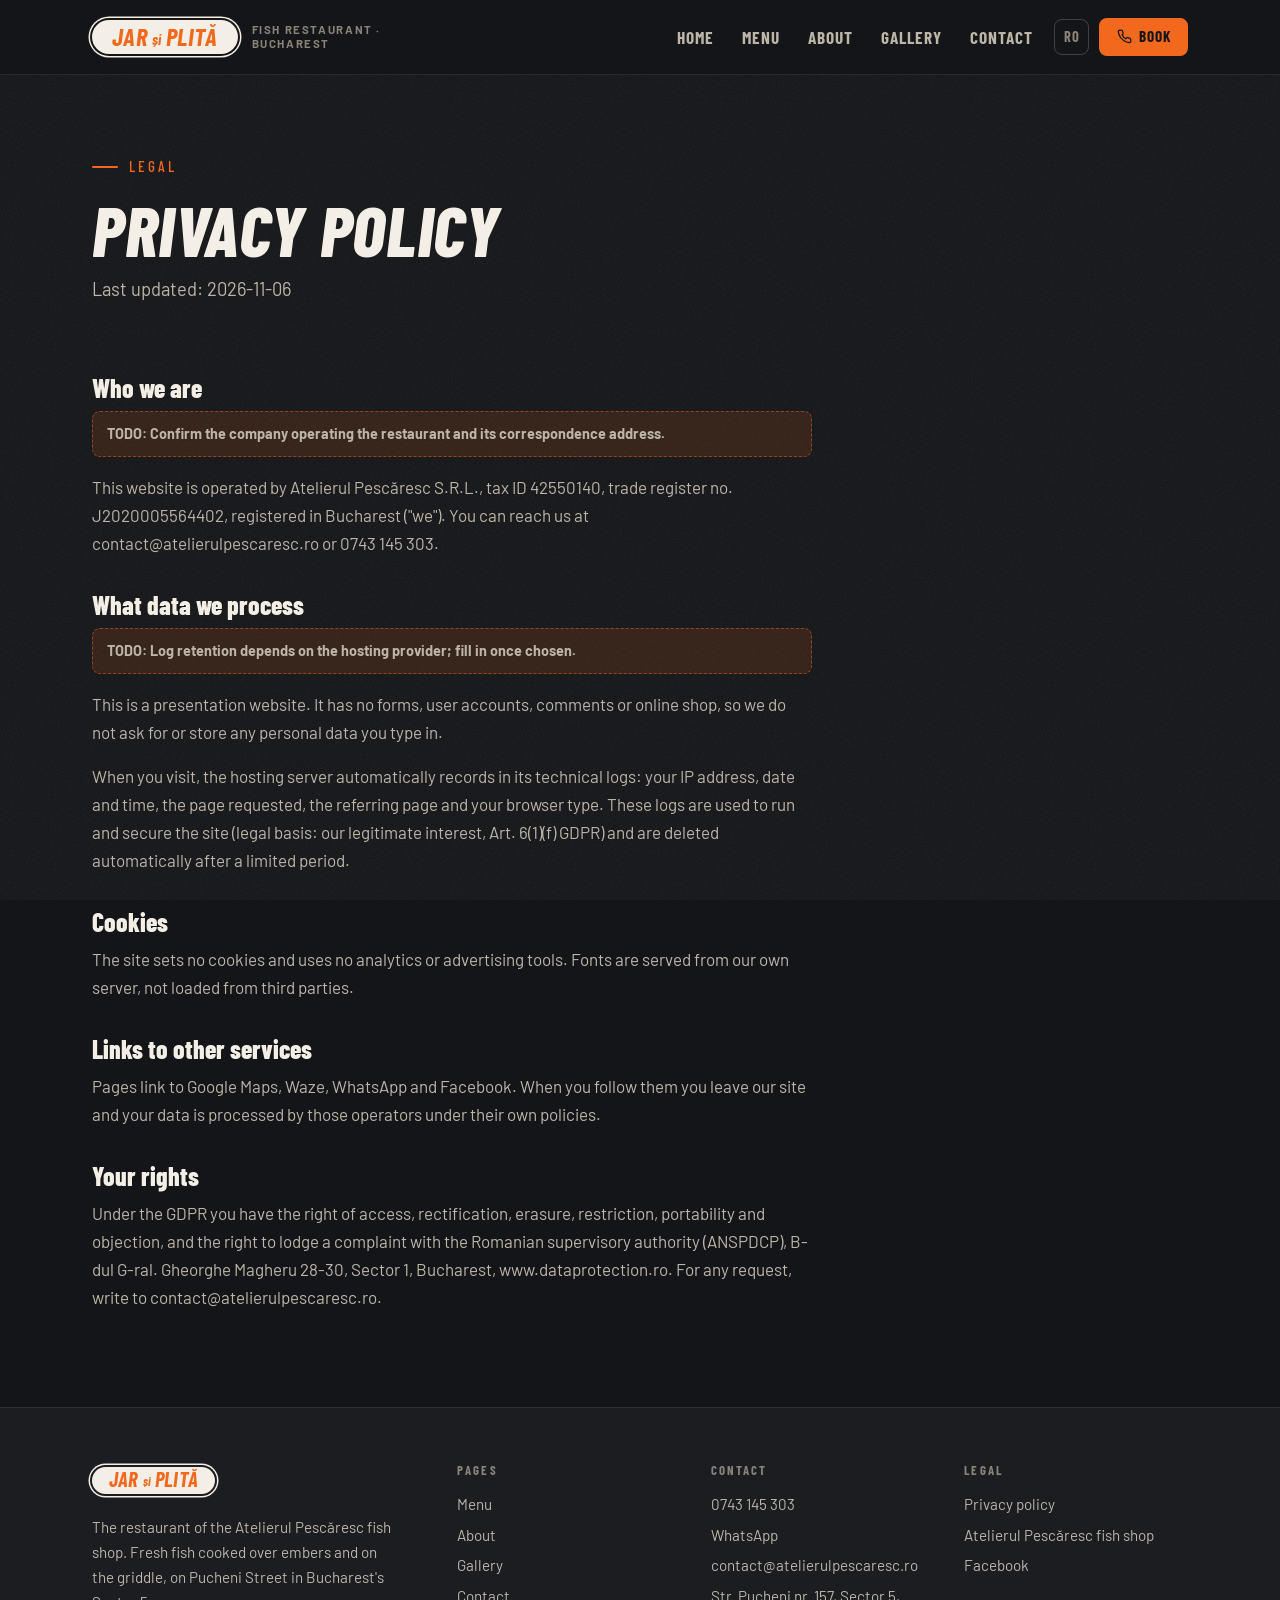
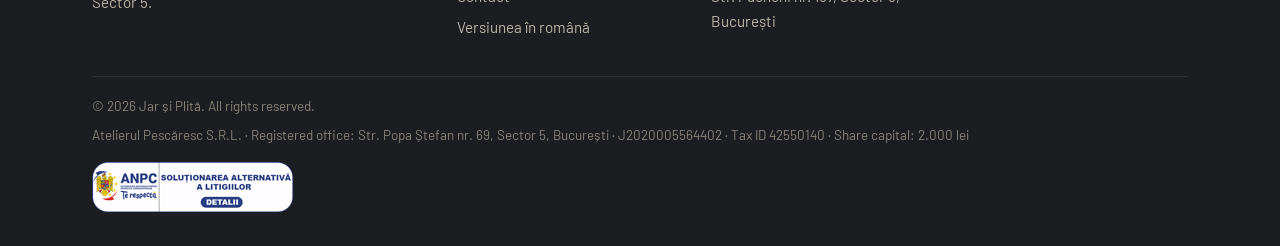
<file: en/privacy.html>
<!DOCTYPE html>
<html lang="en">
<head>
<meta charset="utf-8">
<meta name="viewport" content="width=device-width, initial-scale=1">
<title>Privacy policy | Jar și Plită</title>
<meta name="description" content="How jarsiplita.ro handles visitor data: no cookies, no analytics, only server logs.">
<meta name="robots" content="noindex, nofollow">
<link rel="canonical" href="https://jarsiplita.ro/en/privacy">
<link rel="alternate" hreflang="ro" href="https://jarsiplita.ro/confidentialitate">
<link rel="alternate" hreflang="en" href="https://jarsiplita.ro/en/privacy">
<link rel="alternate" hreflang="x-default" href="https://jarsiplita.ro/confidentialitate">
<meta property="og:type" content="website">
<meta property="og:site_name" content="Jar și Plită">
<meta property="og:title" content="Privacy policy | Jar și Plită">
<meta property="og:description" content="How jarsiplita.ro handles visitor data: no cookies, no analytics, only server logs.">
<meta property="og:url" content="https://jarsiplita.ro/en/privacy">
<meta property="og:image" content="https://jarsiplita.ro/img/hero-poster.jpg">
<meta property="og:locale" content="en_GB">
<meta name="theme-color" content="#141518">
<link rel="icon" href="../favicon.ico" sizes="32x32">
<link rel="icon" href="../favicon.svg" type="image/svg+xml">
<link rel="apple-touch-icon" href="../img/apple-touch-icon.png">
<link rel="stylesheet" href="../css/style.css">
</head>
<body class="">
<svg class="svgdefs" width="0" height="0" aria-hidden="true" focusable="false">
  <!-- grainy ember glow used once, under the hero -->
  <filter id="embers" x="-10%" y="-10%" width="120%" height="120%" color-interpolation-filters="sRGB">
    <feTurbulence type="fractalNoise" baseFrequency="0.55 0.35" numOctaves="2" seed="7" result="n"/>
    <feColorMatrix in="n" type="luminanceToAlpha" result="na"/>
    <feComponentTransfer in="na" result="nb"><feFuncA type="table" tableValues="0 0 0.25 1 1"/></feComponentTransfer>
    <feComposite in="SourceGraphic" in2="nb" operator="in" result="grain"/>
    <feGaussianBlur in="grain" stdDeviation="0.5"/>
  </filter>
</svg>
<a class="skip" href="#main">Skip to content</a>

<header class="site" id="hdr">
  <div class="wrap bar">
    <a class="brand" href="./" aria-label="Jar și Plită">
      <span class="pill"><b>Jar</b><i>și</i><b>Plită</b></span>
      <span class="brand-sub">Fish restaurant · Bucharest</span>
    </a>
    <button class="navtoggle" id="navToggle" aria-label="Open navigation" aria-expanded="false" aria-controls="nav" data-open="Open navigation" data-close="Close navigation">
      <svg viewBox="0 0 24 24" width="22" height="22" fill="none" stroke="currentColor" stroke-width="2.2" stroke-linecap="round" aria-hidden="true"><path d="M3 6h18M3 12h18M3 18h18"/></svg>
    </button>
    <nav class="primary" id="nav" aria-label="Home">
      <a href="./">Home</a>
      <a href="menu">Menu</a>
      <a href="about">About</a>
      <a href="gallery">Gallery</a>
      <a href="contact">Contact</a>
      <a class="lang" href="../confidentialitate" hreflang="ro" lang="ro" title="Versiunea în română">RO</a>
      <a class="btn small" href="tel:+40743145303">
        <svg viewBox="0 0 24 24" width="15" height="15" fill="none" stroke="currentColor" stroke-width="2" aria-hidden="true"><path d="M22 16.9v3a2 2 0 0 1-2.2 2 19.8 19.8 0 0 1-8.6-3.1 19.5 19.5 0 0 1-6-6 19.8 19.8 0 0 1-3.1-8.7A2 2 0 0 1 4.1 2h3a2 2 0 0 1 2 1.7c.1.9.3 1.8.6 2.6a2 2 0 0 1-.5 2.1L8 9.6a16 16 0 0 0 6 6l1.2-1.2a2 2 0 0 1 2.1-.5c.8.3 1.7.5 2.6.6a2 2 0 0 1 1.7 2Z"/></svg>
        Book
      </a>
    </nav>
  </div>
</header>

<main id="main">
<section class="page-hero">
  <div class="wrap">
    <span class="eyebrow">Legal</span>
    <h1>Privacy policy</h1>
    <p class="lead meta">Last updated: 2026-11-06</p>
  </div>
</section>
<div class="wrap">
  <article class="prose">
    <h2>Who we are</h2>
<p class="todo">TODO: Confirm the company operating the restaurant and its correspondence address.</p>    <p>This website is operated by Atelierul Pescăresc S.R.L., tax ID 42550140, trade register no. J2020005564402, registered in Bucharest (&#34;we&#34;). You can reach us at contact@atelierulpescaresc.ro or 0743 145 303.</p>
    <h2>What data we process</h2>
<p class="todo">TODO: Log retention depends on the hosting provider; fill in once chosen.</p>    <p>This is a presentation website. It has no forms, user accounts, comments or online shop, so we do not ask for or store any personal data you type in.</p>
    <p>When you visit, the hosting server automatically records in its technical logs: your IP address, date and time, the page requested, the referring page and your browser type. These logs are used to run and secure the site (legal basis: our legitimate interest, Art. 6(1)(f) GDPR) and are deleted automatically after a limited period.</p>
    <h2>Cookies</h2>
    <p>The site sets no cookies and uses no analytics or advertising tools. Fonts are served from our own server, not loaded from third parties.</p>
    <h2>Links to other services</h2>
    <p>Pages link to Google Maps, Waze, WhatsApp and Facebook. When you follow them you leave our site and your data is processed by those operators under their own policies.</p>
    <h2>Your rights</h2>
    <p>Under the GDPR you have the right of access, rectification, erasure, restriction, portability and objection, and the right to lodge a complaint with the Romanian supervisory authority (ANSPDCP), B-dul G-ral. Gheorghe Magheru 28-30, Sector 1, Bucharest, www.dataprotection.ro. For any request, write to contact@atelierulpescaresc.ro.</p>
  </article>
</div>
</main>

<footer class="site">
  <div class="wrap">
    <div class="cols">
      <div>
        <a class="brand" href="./"><span class="pill"><b>Jar</b><i>și</i><b>Plită</b></span></a>
        <p class="fabout">The restaurant of the Atelierul Pescăresc fish shop. Fresh fish cooked over embers and on the griddle, on Pucheni Street in Bucharest&#39;s Sector 5.</p>
      </div>
      <div>
        <h4>Pages</h4>
        <a href="menu">Menu</a>
        <a href="about">About</a>
        <a href="gallery">Gallery</a>
        <a href="contact">Contact</a>
        <a href="../confidentialitate" hreflang="ro" lang="ro">Versiunea în română</a>
      </div>
      <div>
        <h4>Contact</h4>
        <a href="tel:+40743145303">0743 145 303</a>
        <a href="https://wa.me/40743145303" rel="noopener">WhatsApp</a>
        <a href="mailto:contact@atelierulpescaresc.ro">contact@atelierulpescaresc.ro</a>
        <span class="addr">Str. Pucheni nr. 157, Sector 5, București</span>
      </div>
      <div>
        <h4>Legal</h4>
        <a href="privacy">Privacy policy</a>
        <a href="https://www.atelierulpescaresc.ro/" rel="noopener">Atelierul Pescăresc fish shop</a>
        <a href="https://www.facebook.com/atelierulpescaresconline" rel="noopener">Facebook</a>
      </div>
    </div>
    <div class="legal">
      <span>© 2026 Jar și Plită. All rights reserved.</span>
      <span class="company">Atelierul Pescăresc S.R.L. · Registered office: Str. Popa Ștefan nr. 69, Sector 5, București · J2020005564402 · Tax ID 42550140 · Share capital: 2.000 lei</span>
      <a class="sal" href="https://reclamatiisal.anpc.ro" rel="noopener" title="Alternative dispute resolution (Romanian consumer authority)">
        <img src="../img/anpc-sal.png" width="250" height="50" alt="Alternative dispute resolution (Romanian consumer authority)" loading="lazy">
      </a>
    </div>
  </div>
</footer>

<script src="../js/main.js" defer></script>
</body>
</html>
</file>
<file: css/style.css>
@font-face{font-family:"Barlow";font-style:normal;font-weight:400;font-display:swap;src:url("../fonts/barlow-400-latin-ext.woff2") format("woff2");unicode-range:U+0100-02BA, U+02BD-02C5, U+02C7-02CC, U+02CE-02D7, U+02DD-02FF, U+0304, U+0308, U+0329, U+1D00-1DBF, U+1E00-1E9F, U+1EF2-1EFF, U+2020, U+20A0-20AB, U+20AD-20C4, U+2113, U+2C60-2C7F, U+A720-A7FF}
@font-face{font-family:"Barlow";font-style:normal;font-weight:400;font-display:swap;src:url("../fonts/barlow-400-latin.woff2") format("woff2");unicode-range:U+0000-00FF, U+0131, U+0152-0153, U+02BB-02BC, U+02C6, U+02DA, U+02DC, U+0304, U+0308, U+0329, U+2000-206F, U+20AC, U+2122, U+2191, U+2193, U+2212, U+2215, U+FEFF, U+FFFD}
@font-face{font-family:"Barlow";font-style:normal;font-weight:500;font-display:swap;src:url("../fonts/barlow-500-latin-ext.woff2") format("woff2");unicode-range:U+0100-02BA, U+02BD-02C5, U+02C7-02CC, U+02CE-02D7, U+02DD-02FF, U+0304, U+0308, U+0329, U+1D00-1DBF, U+1E00-1E9F, U+1EF2-1EFF, U+2020, U+20A0-20AB, U+20AD-20C4, U+2113, U+2C60-2C7F, U+A720-A7FF}
@font-face{font-family:"Barlow";font-style:normal;font-weight:500;font-display:swap;src:url("../fonts/barlow-500-latin.woff2") format("woff2");unicode-range:U+0000-00FF, U+0131, U+0152-0153, U+02BB-02BC, U+02C6, U+02DA, U+02DC, U+0304, U+0308, U+0329, U+2000-206F, U+20AC, U+2122, U+2191, U+2193, U+2212, U+2215, U+FEFF, U+FFFD}
@font-face{font-family:"Barlow";font-style:normal;font-weight:700;font-display:swap;src:url("../fonts/barlow-700-latin-ext.woff2") format("woff2");unicode-range:U+0100-02BA, U+02BD-02C5, U+02C7-02CC, U+02CE-02D7, U+02DD-02FF, U+0304, U+0308, U+0329, U+1D00-1DBF, U+1E00-1E9F, U+1EF2-1EFF, U+2020, U+20A0-20AB, U+20AD-20C4, U+2113, U+2C60-2C7F, U+A720-A7FF}
@font-face{font-family:"Barlow";font-style:normal;font-weight:700;font-display:swap;src:url("../fonts/barlow-700-latin.woff2") format("woff2");unicode-range:U+0000-00FF, U+0131, U+0152-0153, U+02BB-02BC, U+02C6, U+02DA, U+02DC, U+0304, U+0308, U+0329, U+2000-206F, U+20AC, U+2122, U+2191, U+2193, U+2212, U+2215, U+FEFF, U+FFFD}
@font-face{font-family:"Barlow Condensed";font-style:italic;font-weight:700;font-display:swap;src:url("../fonts/barlow-condensed-700-italic-latin-ext.woff2") format("woff2");unicode-range:U+0100-02BA, U+02BD-02C5, U+02C7-02CC, U+02CE-02D7, U+02DD-02FF, U+0304, U+0308, U+0329, U+1D00-1DBF, U+1E00-1E9F, U+1EF2-1EFF, U+2020, U+20A0-20AB, U+20AD-20C4, U+2113, U+2C60-2C7F, U+A720-A7FF}
@font-face{font-family:"Barlow Condensed";font-style:italic;font-weight:700;font-display:swap;src:url("../fonts/barlow-condensed-700-italic-latin.woff2") format("woff2");unicode-range:U+0000-00FF, U+0131, U+0152-0153, U+02BB-02BC, U+02C6, U+02DA, U+02DC, U+0304, U+0308, U+0329, U+2000-206F, U+20AC, U+2122, U+2191, U+2193, U+2212, U+2215, U+FEFF, U+FFFD}
@font-face{font-family:"Barlow Condensed";font-style:italic;font-weight:800;font-display:swap;src:url("../fonts/barlow-condensed-800-italic-latin-ext.woff2") format("woff2");unicode-range:U+0100-02BA, U+02BD-02C5, U+02C7-02CC, U+02CE-02D7, U+02DD-02FF, U+0304, U+0308, U+0329, U+1D00-1DBF, U+1E00-1E9F, U+1EF2-1EFF, U+2020, U+20A0-20AB, U+20AD-20C4, U+2113, U+2C60-2C7F, U+A720-A7FF}
@font-face{font-family:"Barlow Condensed";font-style:italic;font-weight:800;font-display:swap;src:url("../fonts/barlow-condensed-800-italic-latin.woff2") format("woff2");unicode-range:U+0000-00FF, U+0131, U+0152-0153, U+02BB-02BC, U+02C6, U+02DA, U+02DC, U+0304, U+0308, U+0329, U+2000-206F, U+20AC, U+2122, U+2191, U+2193, U+2212, U+2215, U+FEFF, U+FFFD}
@font-face{font-family:"Barlow Condensed";font-style:normal;font-weight:500;font-display:swap;src:url("../fonts/barlow-condensed-500-latin-ext.woff2") format("woff2");unicode-range:U+0100-02BA, U+02BD-02C5, U+02C7-02CC, U+02CE-02D7, U+02DD-02FF, U+0304, U+0308, U+0329, U+1D00-1DBF, U+1E00-1E9F, U+1EF2-1EFF, U+2020, U+20A0-20AB, U+20AD-20C4, U+2113, U+2C60-2C7F, U+A720-A7FF}
@font-face{font-family:"Barlow Condensed";font-style:normal;font-weight:500;font-display:swap;src:url("../fonts/barlow-condensed-500-latin.woff2") format("woff2");unicode-range:U+0000-00FF, U+0131, U+0152-0153, U+02BB-02BC, U+02C6, U+02DA, U+02DC, U+0304, U+0308, U+0329, U+2000-206F, U+20AC, U+2122, U+2191, U+2193, U+2212, U+2215, U+FEFF, U+FFFD}
@font-face{font-family:"Barlow Condensed";font-style:normal;font-weight:700;font-display:swap;src:url("../fonts/barlow-condensed-700-latin-ext.woff2") format("woff2");unicode-range:U+0100-02BA, U+02BD-02C5, U+02C7-02CC, U+02CE-02D7, U+02DD-02FF, U+0304, U+0308, U+0329, U+1D00-1DBF, U+1E00-1E9F, U+1EF2-1EFF, U+2020, U+20A0-20AB, U+20AD-20C4, U+2113, U+2C60-2C7F, U+A720-A7FF}
@font-face{font-family:"Barlow Condensed";font-style:normal;font-weight:700;font-display:swap;src:url("../fonts/barlow-condensed-700-latin.woff2") format("woff2");unicode-range:U+0000-00FF, U+0131, U+0152-0153, U+02BB-02BC, U+02C6, U+02DA, U+02DC, U+0304, U+0308, U+0329, U+2000-206F, U+20AC, U+2122, U+2191, U+2193, U+2212, U+2215, U+FEFF, U+FFFD}
@font-face{font-family:"Barlow Condensed";font-style:normal;font-weight:800;font-display:swap;src:url("../fonts/barlow-condensed-800-latin-ext.woff2") format("woff2");unicode-range:U+0100-02BA, U+02BD-02C5, U+02C7-02CC, U+02CE-02D7, U+02DD-02FF, U+0304, U+0308, U+0329, U+1D00-1DBF, U+1E00-1E9F, U+1EF2-1EFF, U+2020, U+20A0-20AB, U+20AD-20C4, U+2113, U+2C60-2C7F, U+A720-A7FF}
@font-face{font-family:"Barlow Condensed";font-style:normal;font-weight:800;font-display:swap;src:url("../fonts/barlow-condensed-800-latin.woff2") format("woff2");unicode-range:U+0000-00FF, U+0131, U+0152-0153, U+02BB-02BC, U+02C6, U+02DA, U+02DC, U+0304, U+0308, U+0329, U+2000-206F, U+20AC, U+2122, U+2191, U+2193, U+2212, U+2215, U+FEFF, U+FFFD}

/* ============================================================
   Jar și Plită — shared stylesheet (source: templates/style.css;
   build.py prepends templates/fonts.css and writes site/css/style.css)
   Dark coal ground like the shop's slate graphics, ember-orange accent
   taken from the "JAR și PLITĂ" sign, cream text. The menu sits on a
   cream "paper" block like a printed menu card. Fonts are self-hosted.
   ============================================================ */

:root{
  --coal:#141518; --slate:#1B1D21; --panel:#23262C; --panel-2:#2B2F36;
  --line:rgba(244,239,230,.09); --line-strong:rgba(244,239,230,.2);
  --cream:#F4EFE6; --sand:#BDB5A8; --ash:#8A8378;
  --ember:#F2691D; --ember-hot:#FF8A3D; --ember-deep:#C94F0E; --ember-tint:rgba(242,105,29,.14);
  --river:#4A8FD4;
  --paper:#F4EFE6; --paper-2:#EAE3D6; --ink:#1B1C1F; --ink-soft:#54504A; --paper-line:#D6CCBA;
  --r:14px; --r-sm:8px; --maxw:1140px;
  --shadow:0 10px 30px rgba(0,0,0,.35);
  --display:"Barlow Condensed","Arial Narrow",Impact,sans-serif;
  --body:"Barlow",system-ui,-apple-system,"Segoe UI",Roboto,sans-serif;
}

*{box-sizing:border-box}
html{-webkit-text-size-adjust:100%;scroll-behavior:smooth;scroll-padding-top:130px}
body{
  margin:0;background:var(--coal);color:var(--cream);
  font-family:var(--body);font-size:17px;line-height:1.65;-webkit-font-smoothing:antialiased;
}
/* fine stone grain over the whole page, echoing the slate panels in the shop */
body::before{
  content:"";position:fixed;inset:0;z-index:-1;pointer-events:none;opacity:.08;
  background-image:url("data:image/svg+xml,%3Csvg xmlns='http://www.w3.org/2000/svg' width='260' height='260'%3E%3Cfilter id='g'%3E%3CfeTurbulence type='fractalNoise' baseFrequency='.85' numOctaves='3' stitchTiles='stitch'/%3E%3CfeColorMatrix values='0 0 0 0 1 0 0 0 0 .96 0 0 0 0 .9 0 0 0 .7 0'/%3E%3C/filter%3E%3Crect width='100%25' height='100%25' filter='url(%23g)'/%3E%3C/svg%3E");
  background-size:260px 260px;
}
h1,h2,h3,h4{font-family:var(--display);line-height:1.02;margin:0;text-wrap:balance}
h1,h2{font-weight:800;font-style:italic;text-transform:uppercase;letter-spacing:.01em}
h2{font-size:clamp(2rem,4.2vw,3.1rem)}
h3{font-weight:700;font-size:1.4rem}
p{margin:0 0 1rem}
a{color:var(--ember-hot)}
img,video{max-width:100%;display:block}
.wrap{max-width:var(--maxw);margin-inline:auto;padding-inline:22px}
.svgdefs{position:absolute}
.skip{position:absolute;left:-999px;top:8px;z-index:100;background:var(--ember);color:var(--coal);padding:.5em 1em;border-radius:var(--r-sm);font-weight:700;text-decoration:none}
.skip:focus{left:8px}
:focus-visible{outline:3px solid var(--ember-hot);outline-offset:2px;border-radius:4px}

/* ---------- Small pieces ---------- */
.eyebrow{
  display:inline-flex;align-items:center;gap:.7em;margin:0 0 .9rem;
  font-family:var(--display);font-weight:500;font-size:.95rem;letter-spacing:.2em;text-transform:uppercase;color:var(--ember);
}
.eyebrow::before{content:"";width:26px;height:2px;background:var(--ember);border-radius:2px}
.tag{
  display:inline-block;font-size:.72rem;font-weight:700;letter-spacing:.06em;text-transform:uppercase;
  border-radius:4px;padding:.22em .6em;white-space:nowrap;vertical-align:middle;
}
.tag.note{background:var(--ember-tint);color:var(--ember-hot);border:1px solid rgba(242,105,29,.35)}
.tag.sample{background:rgba(20,21,24,.78);color:var(--sand);border:1px solid var(--line-strong);backdrop-filter:blur(4px)}
.paper .tag.note{background:#FBE6D6;color:var(--ember-deep);border-color:#F2C4A3}

.btn{
  --bg:var(--ember);--fg:var(--coal);
  display:inline-flex;align-items:center;justify-content:center;gap:.5em;
  background:var(--bg);color:var(--fg);text-decoration:none;border:2px solid var(--bg);
  font-family:var(--display);font-weight:700;font-size:1.1rem;letter-spacing:.08em;text-transform:uppercase;line-height:1;
  padding:.85em 1.4em;border-radius:var(--r-sm);cursor:pointer;white-space:nowrap;
  transition:transform .13s ease,background .13s ease,border-color .13s ease,color .13s ease;
}
.btn:hover{--bg:var(--ember-hot);transform:translateY(-2px)}
.btn.ghost{--bg:transparent;--fg:var(--cream);border-color:var(--line-strong)}
.btn.ghost:hover{--bg:transparent;border-color:var(--cream)}
.btn.dark{--bg:var(--coal);--fg:var(--cream)}
.btn.dark:hover{--bg:#000}
.btn.cream{--bg:var(--cream);--fg:var(--coal)}
.btn.cream:hover{--bg:#fff}
.btn.small{font-size:.95rem;padding:.65em 1em}
.btn svg{flex:0 0 auto}
.cta{display:flex;flex-wrap:wrap;gap:12px;align-items:center}

/* ---------- Brand pill (mirrors the sign on the facade) ---------- */
.brand{display:inline-flex;align-items:center;gap:14px;text-decoration:none;color:var(--cream)}
.pill{
  display:inline-flex;align-items:baseline;gap:.2em;
  background:var(--cream);color:var(--ember);border-radius:999px;padding:.14em .8em .2em;
  font-family:var(--display);font-style:italic;font-weight:800;font-size:1.55rem;line-height:1;letter-spacing:.015em;text-transform:uppercase;
  box-shadow:0 0 0 2px var(--coal),0 0 0 3.5px var(--cream);
}
.pill i{font-weight:600;font-size:.6em;text-transform:lowercase;letter-spacing:0;transform:translateY(-.08em)}
.brand-sub{font-size:.72rem;font-weight:600;letter-spacing:.14em;text-transform:uppercase;color:var(--ash);line-height:1.2;max-width:12em}

/* ---------- Header ---------- */
header.site{position:sticky;top:0;z-index:50;background:rgba(20,21,24,.86);backdrop-filter:blur(10px);border-bottom:1px solid var(--line)}
.bar{display:flex;align-items:center;gap:16px;height:74px}
nav.primary{margin-left:auto;display:flex;align-items:center;gap:2px}
nav.primary a{
  text-decoration:none;color:var(--sand);font-family:var(--display);font-weight:600;font-size:1.08rem;letter-spacing:.06em;text-transform:uppercase;
  padding:.5em .75em;border-radius:var(--r-sm);
}
nav.primary a:hover{color:var(--cream);background:var(--panel)}
nav.primary a[aria-current="page"]{color:var(--cream);box-shadow:inset 0 -2px 0 var(--ember)}
nav.primary a.lang{color:var(--ash);border:1px solid var(--line-strong);padding:.35em .6em;margin-left:6px;font-size:.9rem}
nav.primary a.lang:hover{color:var(--cream);border-color:var(--cream);background:transparent}
nav.primary a.btn{margin-left:8px;color:var(--coal)}
.navtoggle{display:none;margin-left:auto;background:transparent;border:1.5px solid var(--line-strong);border-radius:var(--r-sm);width:46px;height:42px;cursor:pointer;color:var(--cream)}

/* ---------- Photo frames ---------- */
.photo{
  position:relative;border-radius:var(--r);overflow:hidden;background:var(--panel);
  border:1.5px dashed var(--line-strong);margin:0;width:100%;
}
.photo .cap{position:absolute;inset:0;display:grid;place-items:center;padding:20px;text-align:center;color:var(--ash);font-family:var(--display);font-weight:600;font-size:1.05rem;letter-spacing:.04em;text-transform:uppercase}
.photo .cap svg{display:block;margin:0 auto 10px;opacity:.5}
.photo.has-img{border:0;background:#000}
.photo.has-img img{position:absolute;inset:0;width:100%;height:100%;object-fit:cover}
.photo .tag.sample{position:absolute;top:10px;left:10px;z-index:1}
.photo figcaption.under{position:absolute;left:0;right:0;bottom:0;padding:34px 14px 12px;font-size:.9rem;color:var(--cream);background:linear-gradient(180deg,transparent,rgba(20,21,24,.85))}
.photo.video-frame{aspect-ratio:16/9;margin-top:34px}
.photo.video-frame video{position:absolute;inset:0;width:100%;height:100%;object-fit:cover}

/* ---------- Hero ---------- */
.hero{position:relative;min-height:clamp(600px,90vh,920px);display:flex;align-items:flex-end;overflow:hidden;isolation:isolate;border-bottom:1px solid var(--line)}
.hero video,.hero img.poster{position:absolute;inset:0;width:100%;height:100%;object-fit:cover;z-index:-3}
.hero::before{
  content:"";position:absolute;inset:0;z-index:-2;
  background:linear-gradient(180deg,rgba(20,21,24,.6) 0%,rgba(20,21,24,.18) 32%,rgba(20,21,24,.72) 70%,var(--coal) 100%);
}
/* ember glow: soft layer + grainy layer (SVG filter in base.html) */
.hero .glow{position:absolute;left:50%;bottom:-18%;width:130%;height:58%;transform:translateX(-50%);z-index:-1;pointer-events:none;mix-blend-mode:screen;
  background:radial-gradient(ellipse at 50% 100%,rgba(242,105,29,.5),rgba(242,105,29,.16) 38%,transparent 66%)}
.hero .glow.grain{width:100%;height:40%;bottom:-8%;filter:url(#embers);opacity:.9;
  background:radial-gradient(ellipse at 50% 100%,rgba(255,138,61,.75),rgba(242,105,29,.3) 40%,transparent 68%)}
.hero-inner{padding:150px 0 78px;max-width:820px;position:relative}
.hero .status{
  display:inline-flex;align-items:center;gap:.6em;margin-bottom:1.1rem;
  font-family:var(--display);font-weight:600;font-size:.95rem;letter-spacing:.1em;text-transform:uppercase;color:var(--cream);
  background:rgba(20,21,24,.55);border:1px solid var(--line-strong);border-radius:var(--r-sm);padding:.45em .8em .45em .7em;backdrop-filter:blur(6px);
}
.hero .status::before{content:"";width:9px;height:9px;border-radius:50%;background:var(--ember);box-shadow:0 0 10px var(--ember-hot)}
.hero-inner .eyebrow{display:flex}
.hero .status .tag{margin-left:.2em}
.hero h1{font-size:clamp(3.1rem,8.6vw,6.4rem);margin:0 0 .35em}
.hero h1 em{font-style:inherit;color:var(--ember);display:block}
.hero .lead{font-size:clamp(1.05rem,1.55vw,1.25rem);color:var(--sand);max-width:50ch;margin:0 0 1.7rem}
.vbtn{
  position:absolute;right:22px;bottom:22px;z-index:2;width:42px;height:42px;border-radius:50%;
  border:1.5px solid var(--line-strong);background:rgba(20,21,24,.55);color:var(--cream);display:grid;place-items:center;cursor:pointer;backdrop-filter:blur(6px);
}
.vbtn:hover{border-color:var(--cream)}
.vbtn .i-pause,.vbtn[aria-pressed="true"] .i-play{display:block}
.vbtn .i-play,.vbtn[aria-pressed="true"] .i-pause{display:none}
.hero .tag.sample{position:absolute;left:22px;bottom:30px;z-index:2}
html:not(.js) .vbtn{display:none}

/* ---------- Sections ---------- */
section{padding:92px 0}
section.tight{padding:64px 0}
.alt{background:var(--slate);border-top:1px solid var(--line);border-bottom:1px solid var(--line)}
.sec-head{max-width:62ch;margin-bottom:10px}
.sec-head h2{margin:0 0 .6rem}
.sec-head p{color:var(--sand);margin:0}
.sec-head.center{margin-inline:auto;text-align:center}
.sec-head.center .eyebrow{justify-content:center}
.sec-head.center .eyebrow::before{display:none}
.grid{display:grid;gap:18px;margin-top:38px}
.grid.flush{margin-top:0}
.sec-foot{margin-top:34px;display:flex;flex-wrap:wrap;gap:14px;align-items:center}

/* Page hero (subpages) */
.page-hero{padding:72px 0 26px}
.page-hero h1{font-size:clamp(2.6rem,6vw,4.4rem);margin:0 0 .5rem}
.page-hero .lead{font-size:1.15rem;color:var(--sand);max-width:60ch;margin:0}

/* Pillars */
.pillars{grid-template-columns:repeat(3,1fr)}
.pillar{background:var(--panel);border:1px solid var(--line);border-radius:var(--r);padding:30px 28px;position:relative;overflow:hidden}
.pillar .ico{width:54px;height:54px;border-radius:12px;background:var(--ember-tint);color:var(--ember-hot);display:grid;place-items:center;margin-bottom:18px}
.pillar .ico svg{width:28px;height:28px}
.pillar h3{margin:0 0 .5rem}
.pillar p{margin:0;color:var(--sand)}

/* Dish cards (featured on the start page) */
.dishes{grid-template-columns:repeat(4,1fr)}
.dish{background:var(--panel);border:1px solid var(--line);border-radius:var(--r);overflow:hidden;display:flex;flex-direction:column;transition:transform .14s ease,border-color .14s ease}
.dish:hover{transform:translateY(-4px);border-color:var(--line-strong)}
.dish .photo{aspect-ratio:4/3;border-radius:0;border:0;border-bottom:1px solid var(--line)}
.dish .body{padding:18px 20px 20px;display:flex;flex-direction:column;gap:6px;flex:1}
.dish .row{display:flex;justify-content:space-between;gap:12px;align-items:baseline}
.dish h3{font-size:1.3rem;margin:0}
.dish .price{font-family:var(--display);font-weight:800;font-size:1.3rem;color:var(--ember-hot);white-space:nowrap}
.dish p{margin:0;color:var(--sand);font-size:.95rem;flex:1}
.dish .meta{display:flex;flex-wrap:wrap;gap:6px;margin-top:6px}
.chip{display:inline-block;font-size:.72rem;font-weight:700;letter-spacing:.06em;text-transform:uppercase;color:var(--sand);border:1px solid var(--line-strong);border-radius:4px;padding:.18em .55em}
.chip.jar{color:var(--ember-hot);border-color:rgba(242,105,29,.45)}
.chip.fav{color:var(--coal);background:var(--ember);border-color:var(--ember)}

/* Split blocks (about teaser, visit) */
.split{display:grid;grid-template-columns:1fr 1fr;gap:56px;align-items:center}
.split .photo{aspect-ratio:4/5;max-width:460px;margin-inline:auto}
.split .photo.landscape{aspect-ratio:4/3;max-width:none}
.split p{color:var(--sand)}
.split h2{margin:0 0 1rem}

/* Gallery strip + gallery page */
.gal{grid-template-columns:repeat(3,1fr);grid-auto-rows:240px;grid-auto-flow:dense;gap:14px}
.gal .photo{height:100%;aspect-ratio:auto}
.gal .wide{grid-column:span 2}
.gal .tall{grid-row:span 2}

/* Visit: hours + address */
.visit{display:grid;grid-template-columns:1fr 1fr;gap:22px;margin-top:38px}
.vcard{background:var(--panel);border:1px solid var(--line);border-radius:var(--r);padding:30px}
.vcard h3{display:flex;align-items:center;gap:.5em;margin:0 0 1rem}
.vcard h3 svg{color:var(--ember-hot)}
.hours{width:100%;border-collapse:collapse;font-size:1rem}
.hours td{padding:.55em 0;border-bottom:1px solid var(--line)}
.hours tr:last-child td{border:0}
.hours td:last-child{text-align:right;font-family:var(--display);font-weight:700;font-size:1.15rem;letter-spacing:.03em;white-space:nowrap}
.vcard .addr{font-family:var(--display);font-weight:700;font-size:1.5rem;line-height:1.15;margin:0 0 .4rem}
.vcard p{color:var(--sand)}
.vcard p.hours-note{font-size:.92rem}
.vcard .cta{margin-top:1rem}
.vcard .tag.note{margin-bottom:.9rem}

/* CTA band */
.band{
  background:var(--ember);color:var(--coal);border-radius:var(--r);padding:52px;
  display:grid;grid-template-columns:1.2fr .8fr;gap:30px;align-items:center;position:relative;overflow:hidden;
}
.band::after{content:"";position:absolute;right:-60px;top:-60px;width:260px;height:260px;border-radius:50%;background:rgba(255,255,255,.12);pointer-events:none}
.band h2{margin:0 0 .5rem;color:var(--coal)}
.band p{margin:0;color:rgba(20,21,24,.8);font-size:1.08rem}
.band .actions{display:flex;flex-direction:column;gap:12px;position:relative}
.band .actions .btn{font-size:1.15rem}

/* ---------- Menu page ---------- */
.paper{background:var(--paper);color:var(--ink);position:relative}
.paper .eyebrow{color:var(--ember-deep)}
.paper .eyebrow::before{background:var(--ember-deep)}
.paper .sec-head p,.paper p{color:var(--ink-soft)}
.paper a{color:var(--ember-deep)}
.wrap.menu-body{padding-bottom:80px}
.menu-note{
  display:flex;gap:12px;align-items:flex-start;background:#FBE6D6;border:1px dashed #E39B6B;border-radius:var(--r-sm);
  padding:14px 18px;color:#6B3A1B;font-weight:600;font-size:.95rem;margin:26px 0 0;
}
.menu-note svg{flex:0 0 auto;margin-top:2px}
.catnav{position:sticky;top:74px;z-index:40;background:rgba(244,239,230,.93);backdrop-filter:blur(8px);border-bottom:1px solid var(--paper-line)}
.catnav ul{list-style:none;margin:0;padding:10px 0;display:flex;gap:6px;overflow-x:auto;scrollbar-width:none}
.catnav ul::-webkit-scrollbar{display:none}
.catnav a{
  display:block;white-space:nowrap;text-decoration:none;color:var(--ink-soft);
  font-family:var(--display);font-weight:600;font-size:1rem;letter-spacing:.07em;text-transform:uppercase;
  padding:.45em .85em;border-radius:999px;border:1px solid transparent;
}
.catnav a:hover{color:var(--ink);background:var(--paper-2)}
.catnav a[aria-current="true"]{color:var(--coal);background:var(--ember);border-color:var(--ember)}
.menu-cat{padding:56px 0 8px;scroll-margin-top:140px}
.menu-cat .cat-head{display:flex;align-items:baseline;gap:18px;border-bottom:3px solid var(--ink);padding-bottom:10px;margin-bottom:6px}
.menu-cat h2{font-size:clamp(1.9rem,3.6vw,2.6rem);color:var(--ink)}
.menu-cat .cat-head p{margin:0;color:var(--ink-soft);font-size:1rem}
.mi{display:grid;grid-template-columns:1fr auto;gap:.15em 1.2em;align-items:baseline;padding:16px 0;border-bottom:1px solid var(--paper-line)}
.mi:last-child{border-bottom:0}
.mi .name{display:flex;align-items:baseline;gap:.5em;flex-wrap:wrap;font-family:var(--display);font-weight:700;font-size:1.35rem;line-height:1.1;color:var(--ink)}
.mi .name sup{font-family:var(--body);font-weight:600;font-size:.6em;color:var(--ember-deep);letter-spacing:.04em}
.mi .price{font-family:var(--display);font-weight:800;font-size:1.35rem;color:var(--ember-deep);white-space:nowrap;text-align:right}
.mi .price small{font-weight:600;font-size:.7em;margin-left:.15em}
.mi .desc{grid-column:1/-1;margin:0;color:var(--ink-soft);font-size:.98rem;max-width:62ch}
.mi .meta{grid-column:1/-1;display:flex;flex-wrap:wrap;gap:6px 10px;align-items:center;margin-top:4px;font-size:.82rem;color:var(--ink-soft)}
.mi .meta .qty{font-weight:600;letter-spacing:.03em}
.paper .chip{color:var(--ink-soft);border-color:#C9BEA9}
.paper .chip.jar{color:var(--ember-deep);border-color:#E39B6B}
.paper .chip.fav{color:var(--paper);background:var(--ember-deep);border-color:var(--ember-deep)}
.allergens{margin-top:70px;padding-top:34px;border-top:1px solid var(--paper-line)}
.allergens ol{columns:2;column-gap:40px;margin:16px 0 0;padding-left:1.4em;color:var(--ink-soft);font-size:.95rem}
.allergens li{break-inside:avoid;padding:.12em 0}
.allergens li::marker{font-weight:700;color:var(--ember-deep)}
.allergens h2{font-size:1.8rem}

/* ---------- About page ---------- */
.facts{list-style:none;margin:1.4rem 0 0;padding:0;display:grid;grid-template-columns:1fr 1fr;gap:12px}
.facts li{background:var(--panel);border:1px solid var(--line);border-radius:var(--r-sm);padding:14px 16px}
.facts .k{display:block;font-size:.75rem;letter-spacing:.14em;text-transform:uppercase;color:var(--ash);font-weight:700}
.facts .v{display:block;font-family:var(--display);font-weight:700;font-size:1.3rem;margin-top:2px}
.steps{grid-template-columns:repeat(3,1fr);counter-reset:step}
.step{position:relative;padding:28px 26px 26px;background:var(--panel);border:1px solid var(--line);border-radius:var(--r)}
.step::before{counter-increment:step;content:"0" counter(step);display:block;font-family:var(--display);font-style:italic;font-weight:800;font-size:3rem;line-height:1;color:var(--ember);margin-bottom:10px}
.step h3{margin:0 0 .4rem}
.step p{margin:0;color:var(--sand)}
.team{grid-template-columns:repeat(3,1fr)}
.member .photo{aspect-ratio:4/5}
.member .who{padding:14px 4px 0}
.member .who b{display:block;font-family:var(--display);font-size:1.3rem;font-weight:700}
.member .who span{color:var(--ash);font-size:.9rem;letter-spacing:.08em;text-transform:uppercase}

/* ---------- Contact page ---------- */
.ways{grid-template-columns:repeat(4,1fr)}
.grid.ways{margin-top:10px}
.way{display:flex;flex-direction:column;gap:8px;background:var(--panel);border:1px solid var(--line);border-radius:var(--r);padding:24px;text-decoration:none;color:var(--cream);transition:border-color .13s}
.way:hover{border-color:var(--ember)}
.way .ico{width:46px;height:46px;border-radius:12px;background:var(--ember-tint);color:var(--ember-hot);display:grid;place-items:center}
.way h3{margin:6px 0 0;font-size:1.25rem}
.way .val{font-family:var(--display);font-weight:700;font-size:1.25rem;color:var(--ember-hot);word-break:break-word}
.way .val.email{font-size:1.05rem}
.way p{margin:0;color:var(--sand);font-size:.95rem}
.faq{margin-top:30px;display:grid;gap:10px}
.faq details{background:var(--panel);border:1px solid var(--line);border-radius:var(--r-sm);padding:0 20px}
.faq summary{cursor:pointer;list-style:none;padding:16px 0;font-family:var(--display);font-weight:700;font-size:1.2rem;display:flex;justify-content:space-between;gap:12px;align-items:center}
.faq summary::-webkit-details-marker{display:none}
.faq summary::after{content:"+";font-size:1.5rem;color:var(--ember-hot);line-height:1}
.faq details[open] summary::after{content:"–"}
.faq details p{color:var(--sand);margin:0 0 16px}

/* ---------- Legal / prose ---------- */
.prose{max-width:72ch;padding:10px 0 80px}
.prose h2{font-size:1.6rem;font-style:normal;text-transform:none;letter-spacing:0;margin:2.2rem 0 .6rem}
.prose p,.prose li{color:var(--sand)}
.prose .meta{color:var(--ash);font-size:.9rem}
.todo{background:var(--ember-tint);border:1px dashed rgba(242,105,29,.5);border-radius:var(--r-sm);padding:10px 14px;font-size:.9rem;color:var(--cream);font-weight:600;margin:0 0 1rem}

/* ---------- Footer ---------- */
footer.site{background:var(--slate);border-top:1px solid var(--line);color:var(--sand);padding:56px 0 34px;font-size:.95rem}
footer.site .cols{display:grid;grid-template-columns:1.5fr 1fr 1fr 1fr;gap:30px}
footer.site .pill{font-size:1.3rem;box-shadow:0 0 0 2px var(--slate),0 0 0 3.5px var(--cream)}
footer.site .fabout{margin:1.1rem 0 0;max-width:34ch}
footer.site h4{font-size:.8rem;letter-spacing:.16em;text-transform:uppercase;color:var(--ash);margin:0 0 .8rem;font-weight:700}
footer.site a{color:var(--sand);text-decoration:none;display:block;padding:.18em 0}
footer.site a:hover{color:var(--ember-hot)}
footer.site .addr{display:block;padding:.18em 0}
footer.site a.sal{align-self:flex-start;margin-top:10px;padding:0}
footer.site a.sal img{display:block;width:250px;height:50px;max-width:100%;object-fit:contain;object-position:left center}
.page-hero .other-lang{margin-top:24px;color:var(--sand)}
footer.site .legal{margin-top:34px;padding-top:18px;border-top:1px solid var(--line);display:flex;flex-direction:column;gap:6px;font-size:.84rem;color:var(--ash)}

/* ---------- Responsive ---------- */
@media (max-width:1000px){
  .dishes{grid-template-columns:repeat(2,1fr)}
  .ways{grid-template-columns:repeat(2,1fr)}
  footer.site .cols{grid-template-columns:1fr 1fr}
}
@media (max-width:900px){
  .hero-inner{padding:120px 0 70px}
  .pillars,.steps,.team{grid-template-columns:1fr}
  .split{grid-template-columns:1fr;gap:30px}
  .split .photo{max-width:420px;aspect-ratio:4/3}
  .visit{grid-template-columns:1fr}
  .gal{grid-template-columns:repeat(2,1fr);grid-auto-rows:200px}
  .band{grid-template-columns:1fr;padding:36px}
  .brand-sub{display:none}
  nav.primary{display:none}
  .navtoggle{display:block}
  header.site.open nav.primary{
    display:flex;position:absolute;left:0;right:0;top:74px;flex-direction:column;align-items:stretch;
    background:var(--coal);border-bottom:1px solid var(--line);padding:12px 22px 20px;gap:4px;
  }
  header.site.open nav.primary a{padding:.75em .6em;font-size:1.2rem}
  header.site.open nav.primary a.lang{margin:6px 0 0;align-self:flex-start}
  header.site.open nav.primary a.btn{margin:10px 0 0}
  .catnav{top:74px}
  .allergens ol{columns:1}
}
@media (max-width:560px){
  body{font-size:16px}
  section{padding:68px 0}
  .dishes,.ways,footer.site .cols{grid-template-columns:1fr}
  .gal{grid-template-columns:1fr;grid-auto-rows:220px}
  .gal .wide,.gal .tall{grid-column:auto;grid-row:auto}
  .facts{grid-template-columns:1fr}
  .mi{grid-template-columns:1fr}
  .mi .price{text-align:left}
  .hero .tag.sample{bottom:auto;top:90px}
  .band{padding:28px 22px}
}
@media (prefers-reduced-motion:reduce){
  *{transition:none!important;animation:none!important}
  html{scroll-behavior:auto}
}
</file>
